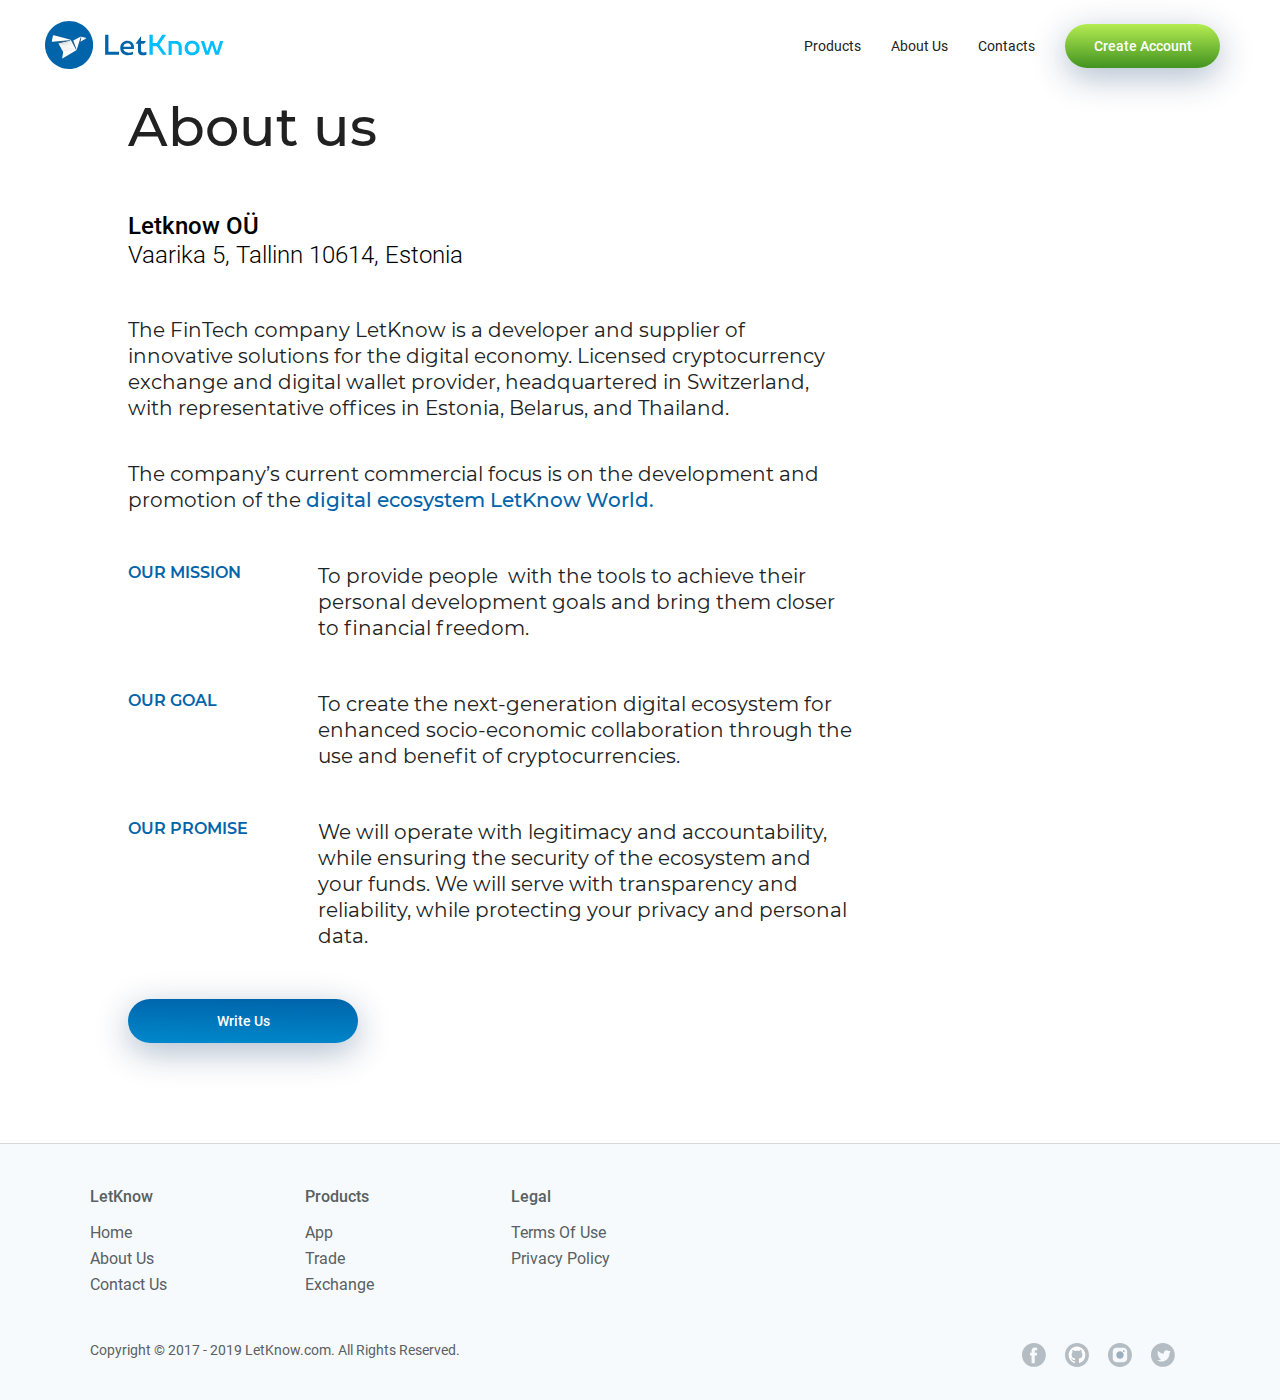
<file: about-page.html>
<!DOCTYPE html>
<html lang="en">
<head>
    <meta charset="UTF-8">
    <meta charset="utf-8">
    <meta http-equiv="X-UA-Compatible" content="IE=edge">
    <meta name="theme-color" content="#d24a43"/>
    <meta name="viewport" content="minimal-ui, user-scalable=no, width=device-width, initial-scale=1">
    <meta name="mobile-web-app-capable" content="yes">
    <meta name="apple-mobile-web-app-capable" content="yes">
    <title>Lkn</title>
    <link rel="stylesheet" href="style/jquery-ui.min.css">
    <link rel="stylesheet" href="style/common/common.css">

</head>
<body>

<div class="menu-mobile">
    <div class="header-block-menu">
        <div class="logo-mob">
            <a href="#">
                <img src="img/logo2.svg" alt="">
            </a>
        </div>

        <div class="close-btn">
            <svg width="13" height="13" viewBox="0 0 13 13" fill="none" xmlns="http://www.w3.org/2000/svg">
                <g clip-path="url(#clip0)">
                    <path fill-rule="evenodd" clip-rule="evenodd"
                          d="M11.857 2.2962L11.853 2.3002L8.04201 6.0752L11.729 9.7972C12.264 10.3372 12.262 11.2082 11.725 11.7452C11.187 12.2832 10.32 12.2812 9.78501 11.7402L6.09101 8.0082L2.29001 11.7742C1.79001 12.2692 0.950007 12.2322 0.410007 11.6932C-0.125993 11.1562 -0.160993 10.3202 0.333007 9.8262L0.337007 9.8222L4.15101 6.0482L0.461007 2.3202C-0.0719932 1.7812 -0.0699932 0.912204 0.466007 0.377203C1.00201 -0.159797 1.86701 -0.156796 2.40001 0.381204L6.10201 4.1172L9.90501 0.352203C10.404 -0.140797 11.241 -0.103797 11.78 0.434203C12.315 0.970203 12.35 1.8032 11.857 2.2962Z"
                          fill="#0064AA"/>
                </g>
                <defs>
                    <clipPath id="clip0">
                        <rect width="12.219" height="12.156" fill="white"/>
                    </clipPath>
                </defs>
            </svg>

        </div>
    </div>

    <div class="center-block">
        <div class="item1 item">
            <p class="header">Our Platforms</p>
            <a href="#">App</a>
            <a href="#">Trade</a>
            <a href="#">Exchange</a>
        </div>
        <div class="item2 item">
            <p class="header">Company</p>
            <a href="#">Contacts</a>
            <a href="#">About Us</a>
            <a href="#">Terms Of Use</a>
            <a href="#">Privacy Policy</a>
        </div>
    </div>

    <div class="footer">
        <div class="line1">
            <a href="#" class="social-links">
                <svg width="37" height="37" viewBox="0 0 24 24" fill="none" xmlns="http://www.w3.org/2000/svg">
                    <g clip-path="url(#r2)">
                        <path d="M11.97 23.94C18.5808 23.94 23.94 18.5808 23.94 11.97C23.94 5.35915 18.5808 0 11.97 0C5.35915 0 0 5.35915 0 11.97C0 18.5808 5.35915 23.94 11.97 23.94Z"
                              fill="#B3BDC3"/>
                        <path fill-rule="evenodd" clip-rule="evenodd"
                              d="M11.999 3.6001C7.36098 3.6001 3.59998 7.3601 3.59998 12.0001C3.59998 15.7111 6.00598 18.8591 9.34498 19.9701C9.76498 20.0471 9.91798 19.7881 9.91798 19.5651C9.91798 19.3661 9.91098 18.8371 9.90698 18.1371C7.56998 18.6441 7.07698 17.0111 7.07698 17.0111C6.69498 16.0401 6.14498 15.7821 6.14498 15.7821C5.38198 15.2611 6.20198 15.2711 6.20198 15.2711C7.04498 15.3311 7.48898 16.1371 7.48898 16.1371C8.23798 17.4201 9.45398 17.0501 9.93398 16.8351C10.01 16.2921 10.226 15.9221 10.467 15.7121C8.60198 15.5001 6.63998 14.7791 6.63998 11.5601C6.63998 10.6441 6.96798 9.8941 7.50498 9.3061C7.41898 9.0941 7.12998 8.2401 7.58698 7.0831C7.58698 7.0831 8.29298 6.8581 9.89798 7.9451C10.567 7.7581 11.286 7.6651 12 7.6621C12.713 7.6651 13.432 7.7581 14.103 7.9451C15.707 6.8581 16.411 7.0831 16.411 7.0831C16.869 8.2401 16.581 9.0941 16.494 9.3061C17.033 9.8941 17.358 10.6441 17.358 11.5601C17.358 14.7881 15.394 15.4971 13.522 15.7051C13.824 15.9651 14.093 16.4771 14.093 17.2611C14.093 18.3841 14.083 19.2901 14.083 19.5651C14.083 19.7901 14.234 20.0511 14.66 19.9691C17.995 18.8561 20.4 15.7101 20.4 12.0001C20.4 7.3601 16.639 3.6001 11.999 3.6001Z"
                              fill="white"/>
                    </g>
                    <defs>
                        <clipPath id="r2">
                            <rect width="23.94" height="23.94" fill="white"/>
                        </clipPath>
                    </defs>
                </svg>

            </a>
            <a href="#" class="social-links">
                <svg width="37" height="37" viewBox="0 0 24 24" fill="none" xmlns="http://www.w3.org/2000/svg">
                    <g clip-path="url(#r3)">
                        <path d="M11.95 14.1399C13.1319 14.1399 14.09 13.1818 14.09 11.9999C14.09 10.818 13.1319 9.85986 11.95 9.85986C10.7681 9.85986 9.81 10.818 9.81 11.9999C9.81 13.1818 10.7681 14.1399 11.95 14.1399Z"
                              fill="#B3BDC3"/>
                        <path d="M11.97 15.7198C14.0245 15.7198 15.69 14.0543 15.69 11.9998C15.69 9.94529 14.0245 8.27979 11.97 8.27979C9.9155 8.27979 8.25 9.94529 8.25 11.9998C8.25 14.0543 9.9155 15.7198 11.97 15.7198Z"
                              fill="#9DAFBD"/>
                        <path d="M15.8 9.07492C16.2915 9.07492 16.69 8.67646 16.69 8.18492C16.69 7.69339 16.2915 7.29492 15.8 7.29492C15.3084 7.29492 14.91 7.69339 14.91 8.18492C14.91 8.67646 15.3084 9.07492 15.8 9.07492Z"
                              fill="#9DAFBD"/>
                        <path fill-rule="evenodd" clip-rule="evenodd"
                              d="M11.968 23.935C5.358 23.935 0 18.577 0 11.967C0 5.358 5.358 0 11.968 0C18.577 0 23.935 5.358 23.935 11.967C23.935 18.577 18.577 23.935 11.968 23.935ZM19.167 8.433C19.167 6.43 17.537 4.801 15.534 4.801H8.4C6.398 4.801 4.769 6.43 4.769 8.433V15.567C4.769 17.57 6.398 19.199 8.4 19.199H15.534C17.537 19.199 19.167 17.57 19.167 15.567V8.433Z"
                              fill="#B3BDC3"/>
                    </g>
                    <defs>
                        <clipPath id="r3">
                            <rect width="23.94" height="23.94" fill="white"/>
                        </clipPath>
                    </defs>
                </svg>

            </a>
            <a href="#" class="social-links">
                <svg width="37" height="37" viewBox="0 0 24 24" fill="none" xmlns="http://www.w3.org/2000/svg">
                    <g clip-path="url(#r5)">
                        <path fill-rule="evenodd" clip-rule="evenodd"
                              d="M11.914 23.829C5.334 23.829 0 18.495 0 11.914C0 5.334 5.334 0 11.914 0C18.495 0 23.829 5.334 23.829 11.914C23.829 18.495 18.495 23.829 11.914 23.829ZM19.498 7.408C18.948 7.734 18.338 7.971 17.689 8.099C17.17 7.546 16.429 7.2 15.61 7.2C14.037 7.2 12.762 8.475 12.762 10.048C12.762 10.271 12.787 10.488 12.836 10.697C10.469 10.578 8.371 9.444 6.966 7.721C6.721 8.141 6.58 8.631 6.58 9.153C6.58 10.141 7.083 11.013 7.847 11.523C7.381 11.508 6.941 11.381 6.557 11.166C6.557 11.178 6.557 11.191 6.557 11.203C6.557 12.582 7.539 13.734 8.842 13.995C8.603 14.061 8.351 14.095 8.092 14.095C7.908 14.095 7.73 14.077 7.556 14.044C7.918 15.176 8.97 15.999 10.216 16.022C9.241 16.786 8.014 17.241 6.679 17.241C6.45 17.241 6.222 17.228 6 17.201C7.26 18.009 8.757 18.481 10.365 18.481C15.603 18.481 18.468 14.141 18.468 10.378C18.468 10.254 18.465 10.131 18.46 10.009C19.017 9.608 19.499 9.107 19.881 8.535C19.371 8.762 18.821 8.915 18.245 8.983C18.833 8.631 19.285 8.073 19.498 7.408Z"
                              fill="#B3BDC3"/>
                    </g>
                    <defs>
                        <clipPath id="r5">
                            <rect width="23.84" height="23.84" fill="white"/>
                        </clipPath>
                    </defs>
                </svg>


            </a>
            <a href="#" class="social-links">
                <svg width="37" height="37" viewBox="0 0 24 24" fill="none" xmlns="http://www.w3.org/2000/svg">
                    <g clip-path="url(#r1)">
                        <path fill-rule="evenodd" clip-rule="evenodd"
                              d="M11.914 23.829C5.334 23.829 0 18.495 0 11.914C0 5.334 5.334 0 11.914 0C18.495 0 23.829 5.334 23.829 11.914C23.829 18.495 18.495 23.829 11.914 23.829ZM15.198 4.632L12.812 4.622C10.164 4.622 9.563 6.605 9.563 7.872V9.644H8.031V12.381H9.563V20.17H12.784V12.381H14.91L15.191 9.646H12.784V8.035C12.784 7.431 13.183 7.289 13.467 7.289H15.198V4.632Z"
                              fill="#B3BDC3"/>
                    </g>
                    <defs>
                        <clipPath id="r1">
                            <rect width="23.84" height="23.84" fill="white"/>
                        </clipPath>
                    </defs>
                </svg>

            </a>

        </div>

        <p class="copy">
            Copyright © 2017 - 2019 LetKnow.com. All Rights Reserved.
        </p>
    </div>

</div>

<div class="main-wrapper about-page">

    <div class="to-top-btn">
        <svg width="16" height="16" viewBox="0 0 16 16" fill="none" xmlns="http://www.w3.org/2000/svg">
            <path fill-rule="evenodd" clip-rule="evenodd"
                  d="M9.173 4.287L14.343 9.227L16 7.645L8 0L0 7.645L1.657 9.227L6.827 4.287V15.999H9.173V4.287Z"
                  fill="#0064AA"/>
        </svg>

    </div>

    <div class="logo-mob">
        <a href="#">
            <img src="img/logo.svg" alt="">
        </a>
    </div>

    <div class="mobile-menu_btn">
        <svg width="4" height="24" viewBox="0 0 4 24" fill="none" xmlns="http://www.w3.org/2000/svg">
            <path fill-rule="evenodd" clip-rule="evenodd"
                  d="M2 13.6C0.895 13.6 0 12.704 0 11.6C0 10.496 0.895 9.6 2 9.6C3.105 9.6 4 10.496 4 11.6C4 12.704 3.105 13.6 2 13.6ZM2 4C0.895 4 0 3.104 0 2C0 0.896 0.895 0 2 0C3.105 0 4 0.896 4 2C4 3.104 3.105 4 2 4ZM2 20C3.105 20 4 20.896 4 22C4 23.104 3.105 24 2 24C0.895 24 0 23.104 0 22C0 20.896 0.895 20 2 20Z"
                  fill="#0064AA"/>
        </svg>

    </div>

    <div class="static header-wrapper">
        <div class="content-wrapper">

            <div class="logo-wrapper">
                <a href="#">
                    <img src="img/logo.svg" alt="">
                </a>
            </div>

            <div class="right-links">
                <p class="item"><a href="#">Products</a></p>
                <p class="item"><a href="#">About Us</a></p>
                <p class="item"><a href="#">Contacts</a></p>

                <a href="#" style="text-decoration: none; height: min-content">
                    <div class="create-btn item">
                        <p>Create Account</p>
                    </div>
                </a>

            </div>
        </div>


    </div>

    <div class="about-section1">
        <h1 class="h1-title">About us</h1>
    </div>

    <div class="about-section2">

        <p class="h2-title">Letknow OÜ</p>
        <p class="h3-title">Vaarika 5, Tallinn 10614, Estonia</p>

        <p class="reg-text1">The FinTech company LetKnow is a developer and supplier of innovative solutions for the
            digital economy. Licensed cryptocurrency exchange and digital wallet provider, headquartered in Switzerland,
            with representative offices in Estonia, Belarus, and Thailand.
        </p>
        <p class="reg-text2">The company’s current commercial focus is on the development and promotion of the <a
                href="#">digital ecosystem LetKnow World.</a>
        </p>


        <div class="double-wrapper">
            <span>Our mission</span>
            <p>To provide people  with the tools to achieve their personal development goals and bring them closer to financial freedom.
            </p>
        </div>

        <div class="double-wrapper">
            <span>Our Goal</span>
            <p>To create the next-generation digital ecosystem for enhanced socio-economic collaboration through the use and benefit of cryptocurrencies.</p>
        </div>

        <div class="double-wrapper">
            <span>Our Promise</span>
            <p>We will operate with legitimacy and accountability, while ensuring the security of the ecosystem and your funds. We will serve with transparency and reliability, while protecting your privacy and personal data.</p>
        </div>

        <div class="contact-btn">
            <p>Write Us</p>
        </div>

    </div>

    <div class="footer">
        <div class="content-wrapper">
            <div class="top">
                <div class="left">
                    <div class="col1 col">
                        <p class="header-text">LetKnow</p>
                        <a class="reg-text">Home</a>
                        <a class="reg-text">About Us</a>
                        <a class="reg-text">Contact Us</a>
                    </div>
                    <div class="col2 col">
                        <p class="header-text">Products</p>
                        <a class="reg-text">App</a>
                        <a class="reg-text">Trade</a>
                        <a class="reg-text">Exchange</a>
                    </div>
                    <div class="col3 col">
                        <a class="header-text">Legal</a>
                        <a class="reg-text">Terms Of Use</a>
                        <a class="reg-text">Privacy Policy</a>
                    </div>

                </div>

                <div class="right">
                    <a href="#" class="social-links">
                        <svg width="37" height="37" viewBox="0 0 24 24" fill="none" xmlns="http://www.w3.org/2000/svg">
                            <g clip-path="url(#r1)">
                                <path fill-rule="evenodd" clip-rule="evenodd"
                                      d="M11.914 23.829C5.334 23.829 0 18.495 0 11.914C0 5.334 5.334 0 11.914 0C18.495 0 23.829 5.334 23.829 11.914C23.829 18.495 18.495 23.829 11.914 23.829ZM15.198 4.632L12.812 4.622C10.164 4.622 9.563 6.605 9.563 7.872V9.644H8.031V12.381H9.563V20.17H12.784V12.381H14.91L15.191 9.646H12.784V8.035C12.784 7.431 13.183 7.289 13.467 7.289H15.198V4.632Z"
                                      fill="#B3BDC3"/>
                            </g>
                            <defs>
                                <clipPath id="r1">
                                    <rect width="23.84" height="23.84" fill="white"/>
                                </clipPath>
                            </defs>
                        </svg>

                    </a>
                    <a href="#" class="social-links">
                        <svg width="37" height="37" viewBox="0 0 24 24" fill="none" xmlns="http://www.w3.org/2000/svg">
                            <g clip-path="url(#r2)">
                                <path d="M11.97 23.94C18.5808 23.94 23.94 18.5808 23.94 11.97C23.94 5.35915 18.5808 0 11.97 0C5.35915 0 0 5.35915 0 11.97C0 18.5808 5.35915 23.94 11.97 23.94Z"
                                      fill="#B3BDC3"/>
                                <path fill-rule="evenodd" clip-rule="evenodd"
                                      d="M11.999 3.6001C7.36098 3.6001 3.59998 7.3601 3.59998 12.0001C3.59998 15.7111 6.00598 18.8591 9.34498 19.9701C9.76498 20.0471 9.91798 19.7881 9.91798 19.5651C9.91798 19.3661 9.91098 18.8371 9.90698 18.1371C7.56998 18.6441 7.07698 17.0111 7.07698 17.0111C6.69498 16.0401 6.14498 15.7821 6.14498 15.7821C5.38198 15.2611 6.20198 15.2711 6.20198 15.2711C7.04498 15.3311 7.48898 16.1371 7.48898 16.1371C8.23798 17.4201 9.45398 17.0501 9.93398 16.8351C10.01 16.2921 10.226 15.9221 10.467 15.7121C8.60198 15.5001 6.63998 14.7791 6.63998 11.5601C6.63998 10.6441 6.96798 9.8941 7.50498 9.3061C7.41898 9.0941 7.12998 8.2401 7.58698 7.0831C7.58698 7.0831 8.29298 6.8581 9.89798 7.9451C10.567 7.7581 11.286 7.6651 12 7.6621C12.713 7.6651 13.432 7.7581 14.103 7.9451C15.707 6.8581 16.411 7.0831 16.411 7.0831C16.869 8.2401 16.581 9.0941 16.494 9.3061C17.033 9.8941 17.358 10.6441 17.358 11.5601C17.358 14.7881 15.394 15.4971 13.522 15.7051C13.824 15.9651 14.093 16.4771 14.093 17.2611C14.093 18.3841 14.083 19.2901 14.083 19.5651C14.083 19.7901 14.234 20.0511 14.66 19.9691C17.995 18.8561 20.4 15.7101 20.4 12.0001C20.4 7.3601 16.639 3.6001 11.999 3.6001Z"
                                      fill="white"/>
                            </g>
                            <defs>
                                <clipPath id="r2">
                                    <rect width="23.94" height="23.94" fill="white"/>
                                </clipPath>
                            </defs>
                        </svg>

                    </a>
                    <a href="#" class="social-links">
                        <svg width="37" height="37" viewBox="0 0 24 24" fill="none" xmlns="http://www.w3.org/2000/svg">
                            <g clip-path="url(#r3)">
                                <path d="M11.95 14.1399C13.1319 14.1399 14.09 13.1818 14.09 11.9999C14.09 10.818 13.1319 9.85986 11.95 9.85986C10.7681 9.85986 9.81 10.818 9.81 11.9999C9.81 13.1818 10.7681 14.1399 11.95 14.1399Z"
                                      fill="#B3BDC3"/>
                                <path d="M11.97 15.7198C14.0245 15.7198 15.69 14.0543 15.69 11.9998C15.69 9.94529 14.0245 8.27979 11.97 8.27979C9.9155 8.27979 8.25 9.94529 8.25 11.9998C8.25 14.0543 9.9155 15.7198 11.97 15.7198Z"
                                      fill="#9DAFBD"/>
                                <path d="M15.8 9.07492C16.2915 9.07492 16.69 8.67646 16.69 8.18492C16.69 7.69339 16.2915 7.29492 15.8 7.29492C15.3084 7.29492 14.91 7.69339 14.91 8.18492C14.91 8.67646 15.3084 9.07492 15.8 9.07492Z"
                                      fill="#9DAFBD"/>
                                <path fill-rule="evenodd" clip-rule="evenodd"
                                      d="M11.968 23.935C5.358 23.935 0 18.577 0 11.967C0 5.358 5.358 0 11.968 0C18.577 0 23.935 5.358 23.935 11.967C23.935 18.577 18.577 23.935 11.968 23.935ZM19.167 8.433C19.167 6.43 17.537 4.801 15.534 4.801H8.4C6.398 4.801 4.769 6.43 4.769 8.433V15.567C4.769 17.57 6.398 19.199 8.4 19.199H15.534C17.537 19.199 19.167 17.57 19.167 15.567V8.433Z"
                                      fill="#B3BDC3"/>
                            </g>
                            <defs>
                                <clipPath id="r3">
                                    <rect width="23.94" height="23.94" fill="white"/>
                                </clipPath>
                            </defs>
                        </svg>

                    </a>
                    <a href="#" class="social-links">
                        <svg width="37" height="37" viewBox="0 0 24 24" fill="none" xmlns="http://www.w3.org/2000/svg">
                            <g clip-path="url(#r5)">
                                <path fill-rule="evenodd" clip-rule="evenodd"
                                      d="M11.914 23.829C5.334 23.829 0 18.495 0 11.914C0 5.334 5.334 0 11.914 0C18.495 0 23.829 5.334 23.829 11.914C23.829 18.495 18.495 23.829 11.914 23.829ZM19.498 7.408C18.948 7.734 18.338 7.971 17.689 8.099C17.17 7.546 16.429 7.2 15.61 7.2C14.037 7.2 12.762 8.475 12.762 10.048C12.762 10.271 12.787 10.488 12.836 10.697C10.469 10.578 8.371 9.444 6.966 7.721C6.721 8.141 6.58 8.631 6.58 9.153C6.58 10.141 7.083 11.013 7.847 11.523C7.381 11.508 6.941 11.381 6.557 11.166C6.557 11.178 6.557 11.191 6.557 11.203C6.557 12.582 7.539 13.734 8.842 13.995C8.603 14.061 8.351 14.095 8.092 14.095C7.908 14.095 7.73 14.077 7.556 14.044C7.918 15.176 8.97 15.999 10.216 16.022C9.241 16.786 8.014 17.241 6.679 17.241C6.45 17.241 6.222 17.228 6 17.201C7.26 18.009 8.757 18.481 10.365 18.481C15.603 18.481 18.468 14.141 18.468 10.378C18.468 10.254 18.465 10.131 18.46 10.009C19.017 9.608 19.499 9.107 19.881 8.535C19.371 8.762 18.821 8.915 18.245 8.983C18.833 8.631 19.285 8.073 19.498 7.408Z"
                                      fill="#B3BDC3"/>
                            </g>
                            <defs>
                                <clipPath id="r5">
                                    <rect width="23.84" height="23.84" fill="white"/>
                                </clipPath>
                            </defs>
                        </svg>


                    </a>
                </div>
            </div>
            <div class="bottom">
                <div class="left">
                    <p>Copyright © 2017 - 2019 LetKnow.com. All Rights Reserved.</p>
                </div>
                <div class="right">
                    <a href="#" class="social-links">
                        <svg width="24" height="24" viewBox="0 0 24 24" fill="none" xmlns="http://www.w3.org/2000/svg">
                            <g clip-path="url(#r1)">
                                <path fill-rule="evenodd" clip-rule="evenodd"
                                      d="M11.914 23.829C5.334 23.829 0 18.495 0 11.914C0 5.334 5.334 0 11.914 0C18.495 0 23.829 5.334 23.829 11.914C23.829 18.495 18.495 23.829 11.914 23.829ZM15.198 4.632L12.812 4.622C10.164 4.622 9.563 6.605 9.563 7.872V9.644H8.031V12.381H9.563V20.17H12.784V12.381H14.91L15.191 9.646H12.784V8.035C12.784 7.431 13.183 7.289 13.467 7.289H15.198V4.632Z"
                                      fill="#B3BDC3"/>
                            </g>
                            <defs>
                                <clipPath id="r1">
                                    <rect width="23.84" height="23.84" fill="white"/>
                                </clipPath>
                            </defs>
                        </svg>

                    </a>
                    <a href="#" class="social-links">
                        <svg width="24" height="24" viewBox="0 0 24 24" fill="none" xmlns="http://www.w3.org/2000/svg">
                            <g clip-path="url(#r2)">
                                <path d="M11.97 23.94C18.5808 23.94 23.94 18.5808 23.94 11.97C23.94 5.35915 18.5808 0 11.97 0C5.35915 0 0 5.35915 0 11.97C0 18.5808 5.35915 23.94 11.97 23.94Z"
                                      fill="#B3BDC3"/>
                                <path fill-rule="evenodd" clip-rule="evenodd"
                                      d="M11.999 3.6001C7.36098 3.6001 3.59998 7.3601 3.59998 12.0001C3.59998 15.7111 6.00598 18.8591 9.34498 19.9701C9.76498 20.0471 9.91798 19.7881 9.91798 19.5651C9.91798 19.3661 9.91098 18.8371 9.90698 18.1371C7.56998 18.6441 7.07698 17.0111 7.07698 17.0111C6.69498 16.0401 6.14498 15.7821 6.14498 15.7821C5.38198 15.2611 6.20198 15.2711 6.20198 15.2711C7.04498 15.3311 7.48898 16.1371 7.48898 16.1371C8.23798 17.4201 9.45398 17.0501 9.93398 16.8351C10.01 16.2921 10.226 15.9221 10.467 15.7121C8.60198 15.5001 6.63998 14.7791 6.63998 11.5601C6.63998 10.6441 6.96798 9.8941 7.50498 9.3061C7.41898 9.0941 7.12998 8.2401 7.58698 7.0831C7.58698 7.0831 8.29298 6.8581 9.89798 7.9451C10.567 7.7581 11.286 7.6651 12 7.6621C12.713 7.6651 13.432 7.7581 14.103 7.9451C15.707 6.8581 16.411 7.0831 16.411 7.0831C16.869 8.2401 16.581 9.0941 16.494 9.3061C17.033 9.8941 17.358 10.6441 17.358 11.5601C17.358 14.7881 15.394 15.4971 13.522 15.7051C13.824 15.9651 14.093 16.4771 14.093 17.2611C14.093 18.3841 14.083 19.2901 14.083 19.5651C14.083 19.7901 14.234 20.0511 14.66 19.9691C17.995 18.8561 20.4 15.7101 20.4 12.0001C20.4 7.3601 16.639 3.6001 11.999 3.6001Z"
                                      fill="white"/>
                            </g>
                            <defs>
                                <clipPath id="r2">
                                    <rect width="23.94" height="23.94" fill="white"/>
                                </clipPath>
                            </defs>
                        </svg>

                    </a>
                    <a href="#" class="social-links">
                        <svg width="24" height="24" viewBox="0 0 24 24" fill="none" xmlns="http://www.w3.org/2000/svg">
                            <g clip-path="url(#r3)">
                                <path d="M11.95 14.1399C13.1319 14.1399 14.09 13.1818 14.09 11.9999C14.09 10.818 13.1319 9.85986 11.95 9.85986C10.7681 9.85986 9.81 10.818 9.81 11.9999C9.81 13.1818 10.7681 14.1399 11.95 14.1399Z"
                                      fill="#B3BDC3"/>
                                <path d="M11.97 15.7198C14.0245 15.7198 15.69 14.0543 15.69 11.9998C15.69 9.94529 14.0245 8.27979 11.97 8.27979C9.9155 8.27979 8.25 9.94529 8.25 11.9998C8.25 14.0543 9.9155 15.7198 11.97 15.7198Z"
                                      fill="#9DAFBD"/>
                                <path d="M15.8 9.07492C16.2915 9.07492 16.69 8.67646 16.69 8.18492C16.69 7.69339 16.2915 7.29492 15.8 7.29492C15.3084 7.29492 14.91 7.69339 14.91 8.18492C14.91 8.67646 15.3084 9.07492 15.8 9.07492Z"
                                      fill="#9DAFBD"/>
                                <path fill-rule="evenodd" clip-rule="evenodd"
                                      d="M11.968 23.935C5.358 23.935 0 18.577 0 11.967C0 5.358 5.358 0 11.968 0C18.577 0 23.935 5.358 23.935 11.967C23.935 18.577 18.577 23.935 11.968 23.935ZM19.167 8.433C19.167 6.43 17.537 4.801 15.534 4.801H8.4C6.398 4.801 4.769 6.43 4.769 8.433V15.567C4.769 17.57 6.398 19.199 8.4 19.199H15.534C17.537 19.199 19.167 17.57 19.167 15.567V8.433Z"
                                      fill="#B3BDC3"/>
                            </g>
                            <defs>
                                <clipPath id="r3">
                                    <rect width="23.94" height="23.94" fill="white"/>
                                </clipPath>
                            </defs>
                        </svg>

                    </a>
                    <a href="#" class="social-links">
                        <svg width="24" height="24" viewBox="0 0 24 24" fill="none" xmlns="http://www.w3.org/2000/svg">
                            <g clip-path="url(#r5)">
                                <path fill-rule="evenodd" clip-rule="evenodd"
                                      d="M11.914 23.829C5.334 23.829 0 18.495 0 11.914C0 5.334 5.334 0 11.914 0C18.495 0 23.829 5.334 23.829 11.914C23.829 18.495 18.495 23.829 11.914 23.829ZM19.498 7.408C18.948 7.734 18.338 7.971 17.689 8.099C17.17 7.546 16.429 7.2 15.61 7.2C14.037 7.2 12.762 8.475 12.762 10.048C12.762 10.271 12.787 10.488 12.836 10.697C10.469 10.578 8.371 9.444 6.966 7.721C6.721 8.141 6.58 8.631 6.58 9.153C6.58 10.141 7.083 11.013 7.847 11.523C7.381 11.508 6.941 11.381 6.557 11.166C6.557 11.178 6.557 11.191 6.557 11.203C6.557 12.582 7.539 13.734 8.842 13.995C8.603 14.061 8.351 14.095 8.092 14.095C7.908 14.095 7.73 14.077 7.556 14.044C7.918 15.176 8.97 15.999 10.216 16.022C9.241 16.786 8.014 17.241 6.679 17.241C6.45 17.241 6.222 17.228 6 17.201C7.26 18.009 8.757 18.481 10.365 18.481C15.603 18.481 18.468 14.141 18.468 10.378C18.468 10.254 18.465 10.131 18.46 10.009C19.017 9.608 19.499 9.107 19.881 8.535C19.371 8.762 18.821 8.915 18.245 8.983C18.833 8.631 19.285 8.073 19.498 7.408Z"
                                      fill="#B3BDC3"/>
                            </g>
                            <defs>
                                <clipPath id="r5">
                                    <rect width="23.84" height="23.84" fill="white"/>
                                </clipPath>
                            </defs>
                        </svg>


                    </a>
                </div>
            </div>
        </div>
    </div>

</div>

<script src="script/jquery.js"></script>
<script src="script/slick.js"></script>
<script src="script/TweenMax.min.js"></script>
<script src="script/TimelineMax.min.js"></script>
<script src="script/script.js"></script>

</body>
</html>
</file>
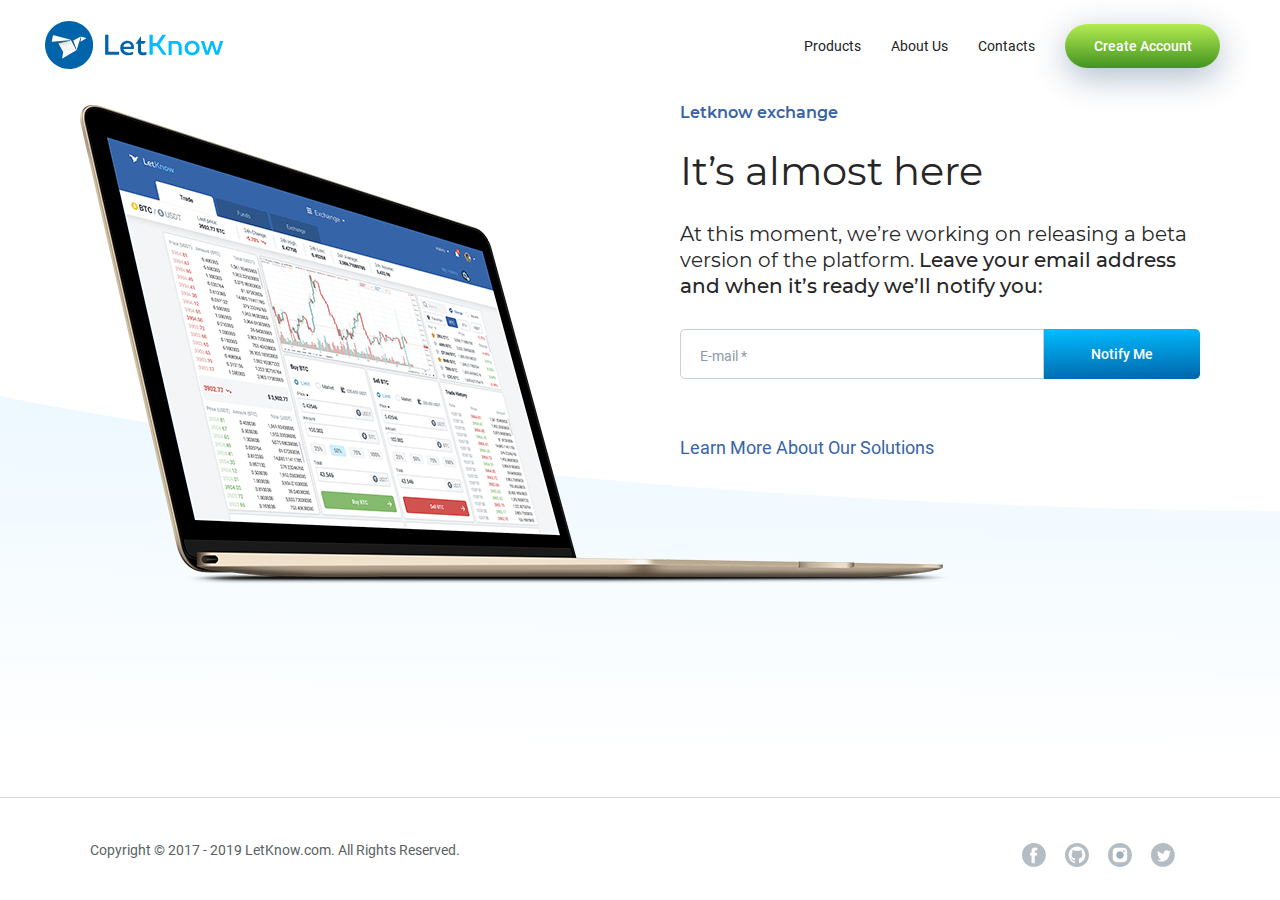
<file: page-exchange.html>
<!DOCTYPE html>
<html lang="en">
<head>
    <meta charset="UTF-8">
    <meta charset="utf-8">
    <meta http-equiv="X-UA-Compatible" content="IE=edge">
    <meta name="theme-color" content="#d24a43"/>
    <meta name="viewport" content="minimal-ui, user-scalable=no, width=device-width, initial-scale=1">
    <meta name="mobile-web-app-capable" content="yes">
    <meta name="apple-mobile-web-app-capable" content="yes">
    <title>Lkn</title>
    <link rel="stylesheet" href="style/jquery-ui.min.css">
    <link rel="stylesheet" href="style/common/common.css">

</head>

<body>

<div class="menu-mobile">
    <div class="header-block-menu">
        <div class="logo-mob">
            <a href="#">
                <img src="img/logo2.svg" alt="">
            </a>
        </div>

        <div class="close-btn">
            <svg width="13" height="13" viewBox="0 0 13 13" fill="none" xmlns="http://www.w3.org/2000/svg">
                <g clip-path="url(#clip0)">
                    <path fill-rule="evenodd" clip-rule="evenodd"
                          d="M11.857 2.2962L11.853 2.3002L8.04201 6.0752L11.729 9.7972C12.264 10.3372 12.262 11.2082 11.725 11.7452C11.187 12.2832 10.32 12.2812 9.78501 11.7402L6.09101 8.0082L2.29001 11.7742C1.79001 12.2692 0.950007 12.2322 0.410007 11.6932C-0.125993 11.1562 -0.160993 10.3202 0.333007 9.8262L0.337007 9.8222L4.15101 6.0482L0.461007 2.3202C-0.0719932 1.7812 -0.0699932 0.912204 0.466007 0.377203C1.00201 -0.159797 1.86701 -0.156796 2.40001 0.381204L6.10201 4.1172L9.90501 0.352203C10.404 -0.140797 11.241 -0.103797 11.78 0.434203C12.315 0.970203 12.35 1.8032 11.857 2.2962Z"
                          fill="#0064AA"/>
                </g>
                <defs>
                    <clipPath id="clip0">
                        <rect width="12.219" height="12.156" fill="white"/>
                    </clipPath>
                </defs>
            </svg>

        </div>
    </div>

    <div class="center-block">
        <div class="item1 item">
            <p class="header">Our Platforms</p>
            <a href="#">App</a>
            <a href="#">Trade</a>
            <a href="#">Exchange</a>
        </div>
        <div class="item2 item">
            <p class="header">Company</p>
            <a href="#">Contacts</a>
            <a href="#">About Us</a>
            <a href="#">Terms Of Use</a>
            <a href="#">Privacy Policy</a>
        </div>
    </div>

    <div class="footer">
        <div class="line1">
            <a href="#" class="social-links">
                <svg width="37" height="37" viewBox="0 0 24 24" fill="none" xmlns="http://www.w3.org/2000/svg">
                    <g clip-path="url(#r2)">
                        <path d="M11.97 23.94C18.5808 23.94 23.94 18.5808 23.94 11.97C23.94 5.35915 18.5808 0 11.97 0C5.35915 0 0 5.35915 0 11.97C0 18.5808 5.35915 23.94 11.97 23.94Z"
                              fill="#B3BDC3"/>
                        <path fill-rule="evenodd" clip-rule="evenodd"
                              d="M11.999 3.6001C7.36098 3.6001 3.59998 7.3601 3.59998 12.0001C3.59998 15.7111 6.00598 18.8591 9.34498 19.9701C9.76498 20.0471 9.91798 19.7881 9.91798 19.5651C9.91798 19.3661 9.91098 18.8371 9.90698 18.1371C7.56998 18.6441 7.07698 17.0111 7.07698 17.0111C6.69498 16.0401 6.14498 15.7821 6.14498 15.7821C5.38198 15.2611 6.20198 15.2711 6.20198 15.2711C7.04498 15.3311 7.48898 16.1371 7.48898 16.1371C8.23798 17.4201 9.45398 17.0501 9.93398 16.8351C10.01 16.2921 10.226 15.9221 10.467 15.7121C8.60198 15.5001 6.63998 14.7791 6.63998 11.5601C6.63998 10.6441 6.96798 9.8941 7.50498 9.3061C7.41898 9.0941 7.12998 8.2401 7.58698 7.0831C7.58698 7.0831 8.29298 6.8581 9.89798 7.9451C10.567 7.7581 11.286 7.6651 12 7.6621C12.713 7.6651 13.432 7.7581 14.103 7.9451C15.707 6.8581 16.411 7.0831 16.411 7.0831C16.869 8.2401 16.581 9.0941 16.494 9.3061C17.033 9.8941 17.358 10.6441 17.358 11.5601C17.358 14.7881 15.394 15.4971 13.522 15.7051C13.824 15.9651 14.093 16.4771 14.093 17.2611C14.093 18.3841 14.083 19.2901 14.083 19.5651C14.083 19.7901 14.234 20.0511 14.66 19.9691C17.995 18.8561 20.4 15.7101 20.4 12.0001C20.4 7.3601 16.639 3.6001 11.999 3.6001Z"
                              fill="white"/>
                    </g>
                    <defs>
                        <clipPath id="r2">
                            <rect width="23.94" height="23.94" fill="white"/>
                        </clipPath>
                    </defs>
                </svg>

            </a>
            <a href="#" class="social-links">
                <svg width="37" height="37" viewBox="0 0 24 24" fill="none" xmlns="http://www.w3.org/2000/svg">
                    <g clip-path="url(#r3)">
                        <path d="M11.95 14.1399C13.1319 14.1399 14.09 13.1818 14.09 11.9999C14.09 10.818 13.1319 9.85986 11.95 9.85986C10.7681 9.85986 9.81 10.818 9.81 11.9999C9.81 13.1818 10.7681 14.1399 11.95 14.1399Z"
                              fill="#B3BDC3"/>
                        <path d="M11.97 15.7198C14.0245 15.7198 15.69 14.0543 15.69 11.9998C15.69 9.94529 14.0245 8.27979 11.97 8.27979C9.9155 8.27979 8.25 9.94529 8.25 11.9998C8.25 14.0543 9.9155 15.7198 11.97 15.7198Z"
                              fill="#9DAFBD"/>
                        <path d="M15.8 9.07492C16.2915 9.07492 16.69 8.67646 16.69 8.18492C16.69 7.69339 16.2915 7.29492 15.8 7.29492C15.3084 7.29492 14.91 7.69339 14.91 8.18492C14.91 8.67646 15.3084 9.07492 15.8 9.07492Z"
                              fill="#9DAFBD"/>
                        <path fill-rule="evenodd" clip-rule="evenodd"
                              d="M11.968 23.935C5.358 23.935 0 18.577 0 11.967C0 5.358 5.358 0 11.968 0C18.577 0 23.935 5.358 23.935 11.967C23.935 18.577 18.577 23.935 11.968 23.935ZM19.167 8.433C19.167 6.43 17.537 4.801 15.534 4.801H8.4C6.398 4.801 4.769 6.43 4.769 8.433V15.567C4.769 17.57 6.398 19.199 8.4 19.199H15.534C17.537 19.199 19.167 17.57 19.167 15.567V8.433Z"
                              fill="#B3BDC3"/>
                    </g>
                    <defs>
                        <clipPath id="r3">
                            <rect width="23.94" height="23.94" fill="white"/>
                        </clipPath>
                    </defs>
                </svg>

            </a>
            <a href="#" class="social-links">
                <svg width="37" height="37" viewBox="0 0 24 24" fill="none" xmlns="http://www.w3.org/2000/svg">
                    <g clip-path="url(#r5)">
                        <path fill-rule="evenodd" clip-rule="evenodd"
                              d="M11.914 23.829C5.334 23.829 0 18.495 0 11.914C0 5.334 5.334 0 11.914 0C18.495 0 23.829 5.334 23.829 11.914C23.829 18.495 18.495 23.829 11.914 23.829ZM19.498 7.408C18.948 7.734 18.338 7.971 17.689 8.099C17.17 7.546 16.429 7.2 15.61 7.2C14.037 7.2 12.762 8.475 12.762 10.048C12.762 10.271 12.787 10.488 12.836 10.697C10.469 10.578 8.371 9.444 6.966 7.721C6.721 8.141 6.58 8.631 6.58 9.153C6.58 10.141 7.083 11.013 7.847 11.523C7.381 11.508 6.941 11.381 6.557 11.166C6.557 11.178 6.557 11.191 6.557 11.203C6.557 12.582 7.539 13.734 8.842 13.995C8.603 14.061 8.351 14.095 8.092 14.095C7.908 14.095 7.73 14.077 7.556 14.044C7.918 15.176 8.97 15.999 10.216 16.022C9.241 16.786 8.014 17.241 6.679 17.241C6.45 17.241 6.222 17.228 6 17.201C7.26 18.009 8.757 18.481 10.365 18.481C15.603 18.481 18.468 14.141 18.468 10.378C18.468 10.254 18.465 10.131 18.46 10.009C19.017 9.608 19.499 9.107 19.881 8.535C19.371 8.762 18.821 8.915 18.245 8.983C18.833 8.631 19.285 8.073 19.498 7.408Z"
                              fill="#B3BDC3"/>
                    </g>
                    <defs>
                        <clipPath id="r5">
                            <rect width="23.84" height="23.84" fill="white"/>
                        </clipPath>
                    </defs>
                </svg>


            </a>
            <a href="#" class="social-links">
                <svg width="37" height="37" viewBox="0 0 24 24" fill="none" xmlns="http://www.w3.org/2000/svg">
                    <g clip-path="url(#r1)">
                        <path fill-rule="evenodd" clip-rule="evenodd"
                              d="M11.914 23.829C5.334 23.829 0 18.495 0 11.914C0 5.334 5.334 0 11.914 0C18.495 0 23.829 5.334 23.829 11.914C23.829 18.495 18.495 23.829 11.914 23.829ZM15.198 4.632L12.812 4.622C10.164 4.622 9.563 6.605 9.563 7.872V9.644H8.031V12.381H9.563V20.17H12.784V12.381H14.91L15.191 9.646H12.784V8.035C12.784 7.431 13.183 7.289 13.467 7.289H15.198V4.632Z"
                              fill="#B3BDC3"/>
                    </g>
                    <defs>
                        <clipPath id="r1">
                            <rect width="23.84" height="23.84" fill="white"/>
                        </clipPath>
                    </defs>
                </svg>

            </a>

        </div>

        <p class="copy">
            Copyright © 2017 - 2019 LetKnow.com. All Rights Reserved.
        </p>
    </div>

</div>

<div class="main-wrapper page-exchange">

    <div class="logo-mob">
        <a href="#">
            <img src="img/logo.svg" alt="">
        </a>
    </div>

    <div class="mobile-menu_btn">
        <svg width="4" height="24" viewBox="0 0 4 24" fill="none" xmlns="http://www.w3.org/2000/svg">
            <path fill-rule="evenodd" clip-rule="evenodd"
                  d="M2 13.6C0.895 13.6 0 12.704 0 11.6C0 10.496 0.895 9.6 2 9.6C3.105 9.6 4 10.496 4 11.6C4 12.704 3.105 13.6 2 13.6ZM2 4C0.895 4 0 3.104 0 2C0 0.896 0.895 0 2 0C3.105 0 4 0.896 4 2C4 3.104 3.105 4 2 4ZM2 20C3.105 20 4 20.896 4 22C4 23.104 3.105 24 2 24C0.895 24 0 23.104 0 22C0 20.896 0.895 20 2 20Z"
                  fill="#0064AA"/>
        </svg>

    </div>

    <div class="static header-wrapper">

        <div class="content-wrapper">

            <div class="logo-wrapper">
                <a href="#">
                    <img src="img/logo.svg" alt="">
                </a>
            </div>

            <div class="right-links">
                <p class="item"><a href="#">Products</a></p>
                <p class="item"><a href="#">About Us</a></p>
                <p class="item"><a href="#">Contacts</a></p>

                <a href="#" style="text-decoration: none; height: min-content">
                    <div class="create-btn item">
                        <p>Create Account</p>
                    </div>
                </a>

            </div>
        </div>

    </div>

    <div class="main-content-wrapper">

        <div class="left">
            <img src="img/notebook-bg.png" alt="">
        </div>

        <div class="right">
            <h2 class="h2-title">Letknow exchange</h2>
            <h1 class="h1-title">It’s almost here</h1>
            <p class="reg-text">At this moment, we’re working on releasing a beta version of the platform. <span>Leave your email address and when it’s ready we’ll notify you:</span>
            </p>
            <div class="input-wrapper">
                <form action="#">

                    <div class="input-item">
                        <input class="email" type="email" required="">
                        <span class="reg-text">E-mail *</span>
                    </div>

                    <button class="submit-btn" type="submit">
                        <p>Notify Me</p>
                    </button>
                </form>
            </div>
            <a class="links" href="#">Learn More About Our Solutions</a>
        </div>


    </div>

    <div class="footer">
        <div class="content-wrapper">
            <div class="bottom">
                <div class="left">
                    <p>Copyright © 2017 - 2019 LetKnow.com. All Rights Reserved.</p>
                </div>
                <div class="right">
                    <a href="#" class="social-links">
                        <svg width="24" height="24" viewBox="0 0 24 24" fill="none" xmlns="http://www.w3.org/2000/svg">
                            <g clip-path="url(#r1)">
                                <path fill-rule="evenodd" clip-rule="evenodd"
                                      d="M11.914 23.829C5.334 23.829 0 18.495 0 11.914C0 5.334 5.334 0 11.914 0C18.495 0 23.829 5.334 23.829 11.914C23.829 18.495 18.495 23.829 11.914 23.829ZM15.198 4.632L12.812 4.622C10.164 4.622 9.563 6.605 9.563 7.872V9.644H8.031V12.381H9.563V20.17H12.784V12.381H14.91L15.191 9.646H12.784V8.035C12.784 7.431 13.183 7.289 13.467 7.289H15.198V4.632Z"
                                      fill="#B3BDC3"/>
                            </g>
                            <defs>
                                <clipPath id="r1">
                                    <rect width="23.84" height="23.84" fill="white"/>
                                </clipPath>
                            </defs>
                        </svg>

                    </a>
                    <a href="#" class="social-links">
                        <svg width="24" height="24" viewBox="0 0 24 24" fill="none" xmlns="http://www.w3.org/2000/svg">
                            <g clip-path="url(#r2)">
                                <path d="M11.97 23.94C18.5808 23.94 23.94 18.5808 23.94 11.97C23.94 5.35915 18.5808 0 11.97 0C5.35915 0 0 5.35915 0 11.97C0 18.5808 5.35915 23.94 11.97 23.94Z"
                                      fill="#B3BDC3"/>
                                <path fill-rule="evenodd" clip-rule="evenodd"
                                      d="M11.999 3.6001C7.36098 3.6001 3.59998 7.3601 3.59998 12.0001C3.59998 15.7111 6.00598 18.8591 9.34498 19.9701C9.76498 20.0471 9.91798 19.7881 9.91798 19.5651C9.91798 19.3661 9.91098 18.8371 9.90698 18.1371C7.56998 18.6441 7.07698 17.0111 7.07698 17.0111C6.69498 16.0401 6.14498 15.7821 6.14498 15.7821C5.38198 15.2611 6.20198 15.2711 6.20198 15.2711C7.04498 15.3311 7.48898 16.1371 7.48898 16.1371C8.23798 17.4201 9.45398 17.0501 9.93398 16.8351C10.01 16.2921 10.226 15.9221 10.467 15.7121C8.60198 15.5001 6.63998 14.7791 6.63998 11.5601C6.63998 10.6441 6.96798 9.8941 7.50498 9.3061C7.41898 9.0941 7.12998 8.2401 7.58698 7.0831C7.58698 7.0831 8.29298 6.8581 9.89798 7.9451C10.567 7.7581 11.286 7.6651 12 7.6621C12.713 7.6651 13.432 7.7581 14.103 7.9451C15.707 6.8581 16.411 7.0831 16.411 7.0831C16.869 8.2401 16.581 9.0941 16.494 9.3061C17.033 9.8941 17.358 10.6441 17.358 11.5601C17.358 14.7881 15.394 15.4971 13.522 15.7051C13.824 15.9651 14.093 16.4771 14.093 17.2611C14.093 18.3841 14.083 19.2901 14.083 19.5651C14.083 19.7901 14.234 20.0511 14.66 19.9691C17.995 18.8561 20.4 15.7101 20.4 12.0001C20.4 7.3601 16.639 3.6001 11.999 3.6001Z"
                                      fill="white"/>
                            </g>
                            <defs>
                                <clipPath id="r2">
                                    <rect width="23.94" height="23.94" fill="white"/>
                                </clipPath>
                            </defs>
                        </svg>

                    </a>
                    <a href="#" class="social-links">
                        <svg width="24" height="24" viewBox="0 0 24 24" fill="none" xmlns="http://www.w3.org/2000/svg">
                            <g clip-path="url(#r3)">
                                <path d="M11.95 14.1399C13.1319 14.1399 14.09 13.1818 14.09 11.9999C14.09 10.818 13.1319 9.85986 11.95 9.85986C10.7681 9.85986 9.81 10.818 9.81 11.9999C9.81 13.1818 10.7681 14.1399 11.95 14.1399Z"
                                      fill="#B3BDC3"/>
                                <path d="M11.97 15.7198C14.0245 15.7198 15.69 14.0543 15.69 11.9998C15.69 9.94529 14.0245 8.27979 11.97 8.27979C9.9155 8.27979 8.25 9.94529 8.25 11.9998C8.25 14.0543 9.9155 15.7198 11.97 15.7198Z"
                                      fill="#9DAFBD"/>
                                <path d="M15.8 9.07492C16.2915 9.07492 16.69 8.67646 16.69 8.18492C16.69 7.69339 16.2915 7.29492 15.8 7.29492C15.3084 7.29492 14.91 7.69339 14.91 8.18492C14.91 8.67646 15.3084 9.07492 15.8 9.07492Z"
                                      fill="#9DAFBD"/>
                                <path fill-rule="evenodd" clip-rule="evenodd"
                                      d="M11.968 23.935C5.358 23.935 0 18.577 0 11.967C0 5.358 5.358 0 11.968 0C18.577 0 23.935 5.358 23.935 11.967C23.935 18.577 18.577 23.935 11.968 23.935ZM19.167 8.433C19.167 6.43 17.537 4.801 15.534 4.801H8.4C6.398 4.801 4.769 6.43 4.769 8.433V15.567C4.769 17.57 6.398 19.199 8.4 19.199H15.534C17.537 19.199 19.167 17.57 19.167 15.567V8.433Z"
                                      fill="#B3BDC3"/>
                            </g>
                            <defs>
                                <clipPath id="r3">
                                    <rect width="23.94" height="23.94" fill="white"/>
                                </clipPath>
                            </defs>
                        </svg>

                    </a>
                    <a href="#" class="social-links">
                        <svg width="24" height="24" viewBox="0 0 24 24" fill="none" xmlns="http://www.w3.org/2000/svg">
                            <g clip-path="url(#r5)">
                                <path fill-rule="evenodd" clip-rule="evenodd"
                                      d="M11.914 23.829C5.334 23.829 0 18.495 0 11.914C0 5.334 5.334 0 11.914 0C18.495 0 23.829 5.334 23.829 11.914C23.829 18.495 18.495 23.829 11.914 23.829ZM19.498 7.408C18.948 7.734 18.338 7.971 17.689 8.099C17.17 7.546 16.429 7.2 15.61 7.2C14.037 7.2 12.762 8.475 12.762 10.048C12.762 10.271 12.787 10.488 12.836 10.697C10.469 10.578 8.371 9.444 6.966 7.721C6.721 8.141 6.58 8.631 6.58 9.153C6.58 10.141 7.083 11.013 7.847 11.523C7.381 11.508 6.941 11.381 6.557 11.166C6.557 11.178 6.557 11.191 6.557 11.203C6.557 12.582 7.539 13.734 8.842 13.995C8.603 14.061 8.351 14.095 8.092 14.095C7.908 14.095 7.73 14.077 7.556 14.044C7.918 15.176 8.97 15.999 10.216 16.022C9.241 16.786 8.014 17.241 6.679 17.241C6.45 17.241 6.222 17.228 6 17.201C7.26 18.009 8.757 18.481 10.365 18.481C15.603 18.481 18.468 14.141 18.468 10.378C18.468 10.254 18.465 10.131 18.46 10.009C19.017 9.608 19.499 9.107 19.881 8.535C19.371 8.762 18.821 8.915 18.245 8.983C18.833 8.631 19.285 8.073 19.498 7.408Z"
                                      fill="#B3BDC3"/>
                            </g>
                            <defs>
                                <clipPath id="r5">
                                    <rect width="23.84" height="23.84" fill="white"/>
                                </clipPath>
                            </defs>
                        </svg>


                    </a>
                </div>
            </div>
        </div>
    </div>

</div>

<script src="script/jquery.js"></script>
<script src="script/slick.js"></script>
<script src="script/TweenMax.min.js"></script>
<script src="script/TimelineMax.min.js"></script>
<script src="script/script.js"></script>

</body>

</html>
</file>
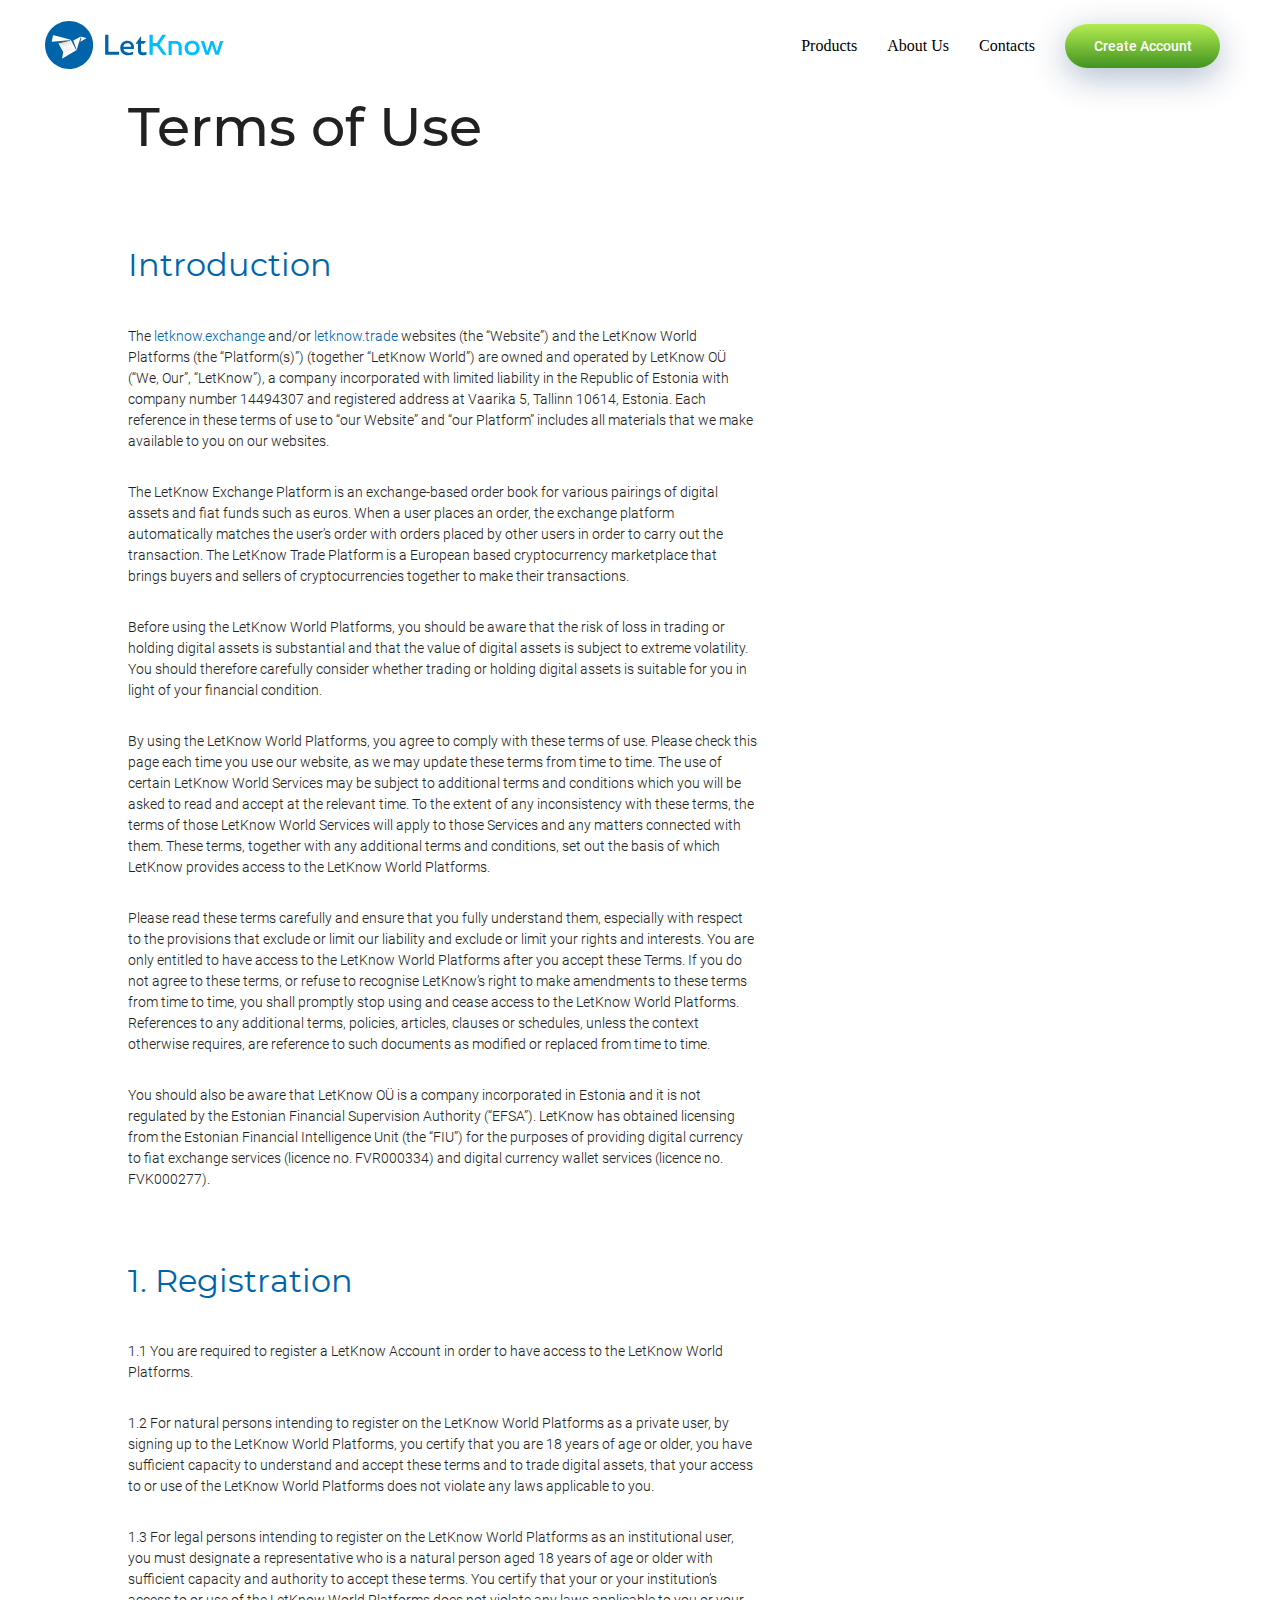
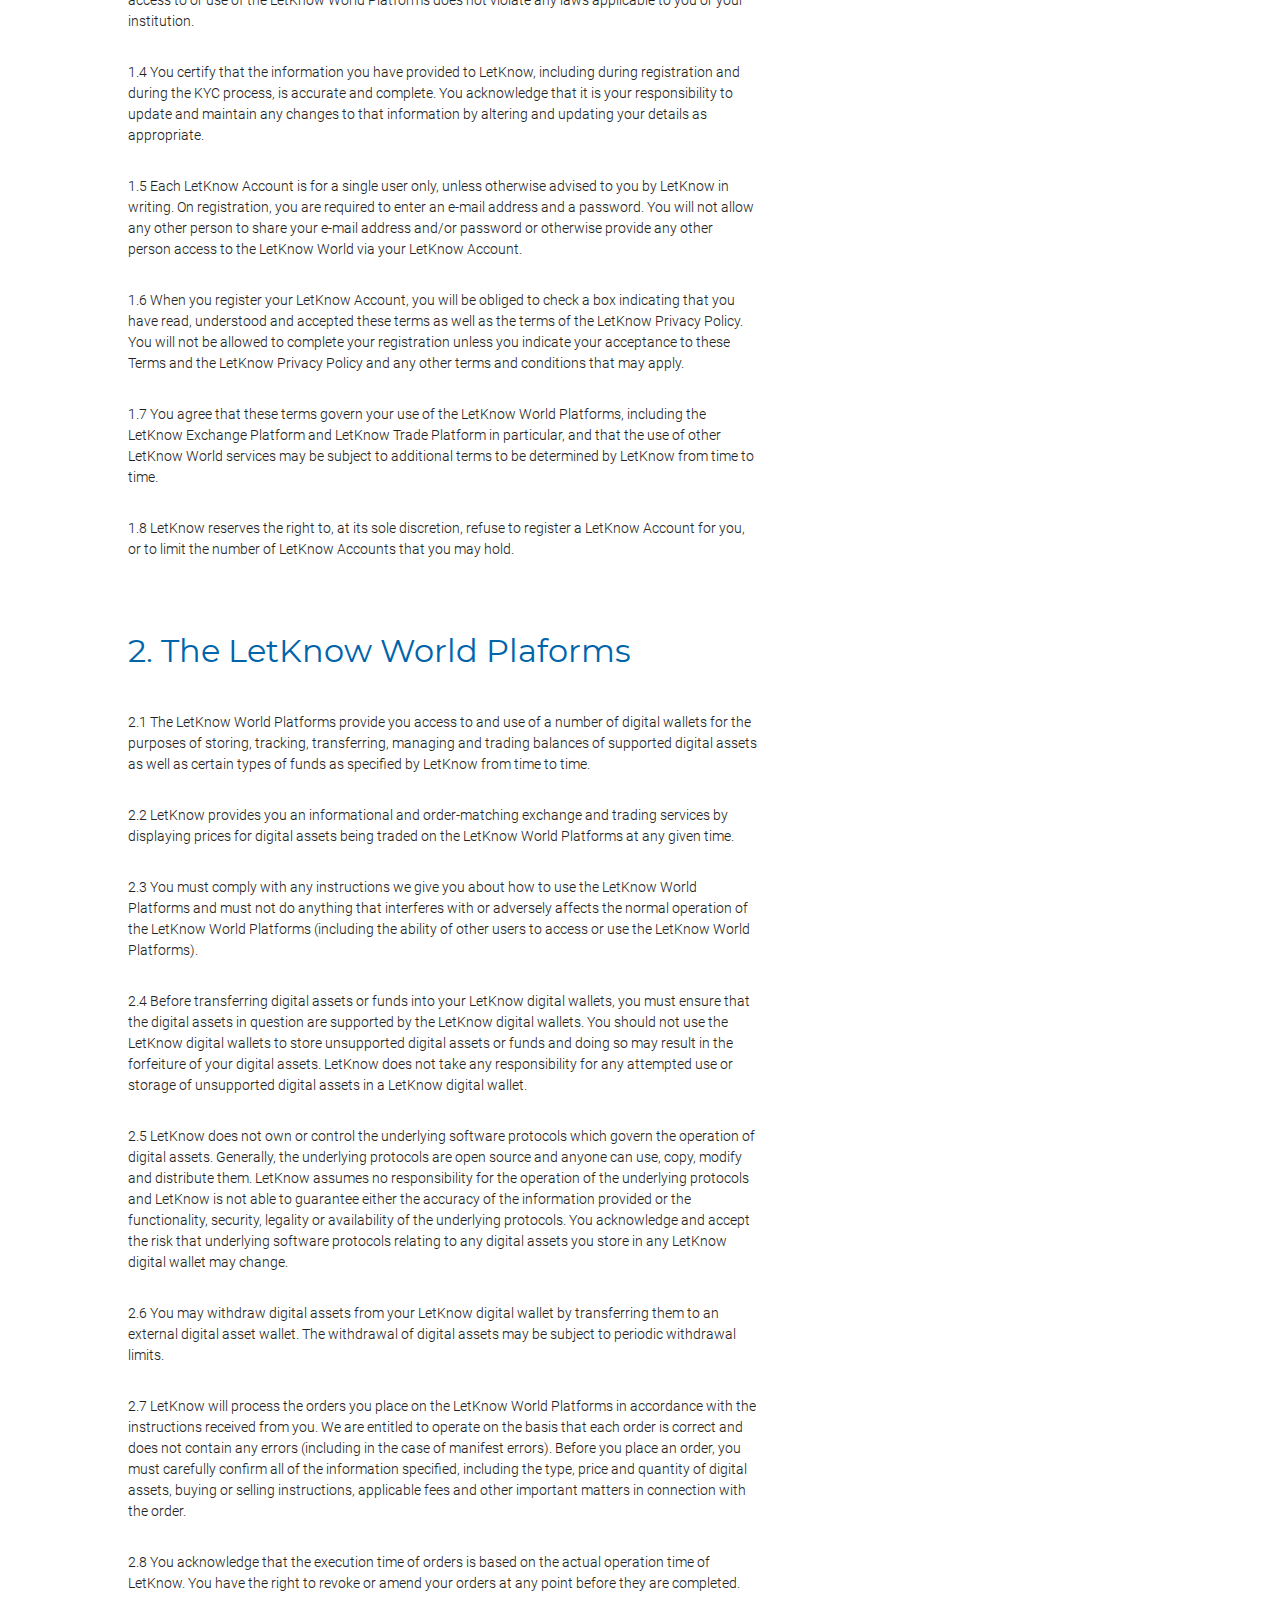
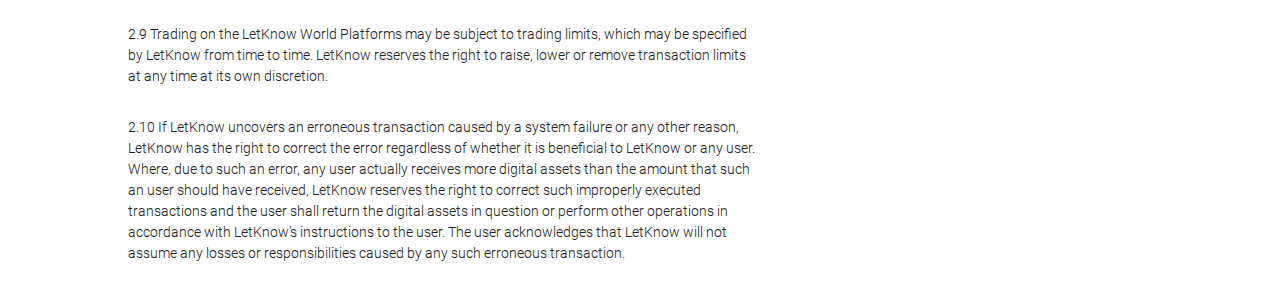
<file: page2.html>
<!DOCTYPE html>
<html lang="en">
<head>
    <meta charset="UTF-8">
    <meta charset="utf-8">
    <meta http-equiv="X-UA-Compatible" content="IE=edge">
    <meta name="theme-color" content="#d24a43"/>
    <meta name="viewport" content="minimal-ui, user-scalable=no, width=device-width, initial-scale=1">
    <meta name="mobile-web-app-capable" content="yes">
    <meta name="apple-mobile-web-app-capable" content="yes">
    <title>Lkn</title>
    <link rel="stylesheet" href="style/jquery-ui.min.css">
    <link rel="stylesheet" href="style/common/common.css">

</head>
<body>


<div class="menu-mobile">
    <div class="header-block-menu">
        <div class="logo-mob">
            <a href="#">
                <img src="img/logo2.svg" alt="">
            </a>
        </div>

        <div class="close-btn">
            <svg width="13" height="13" viewBox="0 0 13 13" fill="none" xmlns="http://www.w3.org/2000/svg">
                <g clip-path="url(#clip0)">
                    <path fill-rule="evenodd" clip-rule="evenodd"
                          d="M11.857 2.2962L11.853 2.3002L8.04201 6.0752L11.729 9.7972C12.264 10.3372 12.262 11.2082 11.725 11.7452C11.187 12.2832 10.32 12.2812 9.78501 11.7402L6.09101 8.0082L2.29001 11.7742C1.79001 12.2692 0.950007 12.2322 0.410007 11.6932C-0.125993 11.1562 -0.160993 10.3202 0.333007 9.8262L0.337007 9.8222L4.15101 6.0482L0.461007 2.3202C-0.0719932 1.7812 -0.0699932 0.912204 0.466007 0.377203C1.00201 -0.159797 1.86701 -0.156796 2.40001 0.381204L6.10201 4.1172L9.90501 0.352203C10.404 -0.140797 11.241 -0.103797 11.78 0.434203C12.315 0.970203 12.35 1.8032 11.857 2.2962Z"
                          fill="#0064AA"/>
                </g>
                <defs>
                    <clipPath id="clip0">
                        <rect width="12.219" height="12.156" fill="white"/>
                    </clipPath>
                </defs>
            </svg>

        </div>
    </div>

    <div class="center-block">
        <div class="item1 item">
            <p class="header">Our Platforms</p>
            <a href="#">App</a>
            <a href="#">Trade</a>
            <a href="#">Exchange</a>
        </div>
        <div class="item2 item">
            <p class="header">Company</p>
            <a href="#">Contacts</a>
            <a href="#">About Us</a>
            <a href="#">Terms Of Use</a>
            <a href="#">Privacy Policy</a>
        </div>
    </div>

    <div class="footer">
        <div class="line1">
            <a href="#" class="social-links">
                <svg width="37" height="37" viewBox="0 0 24 24" fill="none" xmlns="http://www.w3.org/2000/svg">
                    <g clip-path="url(#r2)">
                        <path d="M11.97 23.94C18.5808 23.94 23.94 18.5808 23.94 11.97C23.94 5.35915 18.5808 0 11.97 0C5.35915 0 0 5.35915 0 11.97C0 18.5808 5.35915 23.94 11.97 23.94Z"
                              fill="#B3BDC3"/>
                        <path fill-rule="evenodd" clip-rule="evenodd"
                              d="M11.999 3.6001C7.36098 3.6001 3.59998 7.3601 3.59998 12.0001C3.59998 15.7111 6.00598 18.8591 9.34498 19.9701C9.76498 20.0471 9.91798 19.7881 9.91798 19.5651C9.91798 19.3661 9.91098 18.8371 9.90698 18.1371C7.56998 18.6441 7.07698 17.0111 7.07698 17.0111C6.69498 16.0401 6.14498 15.7821 6.14498 15.7821C5.38198 15.2611 6.20198 15.2711 6.20198 15.2711C7.04498 15.3311 7.48898 16.1371 7.48898 16.1371C8.23798 17.4201 9.45398 17.0501 9.93398 16.8351C10.01 16.2921 10.226 15.9221 10.467 15.7121C8.60198 15.5001 6.63998 14.7791 6.63998 11.5601C6.63998 10.6441 6.96798 9.8941 7.50498 9.3061C7.41898 9.0941 7.12998 8.2401 7.58698 7.0831C7.58698 7.0831 8.29298 6.8581 9.89798 7.9451C10.567 7.7581 11.286 7.6651 12 7.6621C12.713 7.6651 13.432 7.7581 14.103 7.9451C15.707 6.8581 16.411 7.0831 16.411 7.0831C16.869 8.2401 16.581 9.0941 16.494 9.3061C17.033 9.8941 17.358 10.6441 17.358 11.5601C17.358 14.7881 15.394 15.4971 13.522 15.7051C13.824 15.9651 14.093 16.4771 14.093 17.2611C14.093 18.3841 14.083 19.2901 14.083 19.5651C14.083 19.7901 14.234 20.0511 14.66 19.9691C17.995 18.8561 20.4 15.7101 20.4 12.0001C20.4 7.3601 16.639 3.6001 11.999 3.6001Z"
                              fill="white"/>
                    </g>
                    <defs>
                        <clipPath id="r2">
                            <rect width="23.94" height="23.94" fill="white"/>
                        </clipPath>
                    </defs>
                </svg>

            </a>
            <a href="#" class="social-links">
                <svg width="37" height="37" viewBox="0 0 24 24" fill="none" xmlns="http://www.w3.org/2000/svg">
                    <g clip-path="url(#r3)">
                        <path d="M11.95 14.1399C13.1319 14.1399 14.09 13.1818 14.09 11.9999C14.09 10.818 13.1319 9.85986 11.95 9.85986C10.7681 9.85986 9.81 10.818 9.81 11.9999C9.81 13.1818 10.7681 14.1399 11.95 14.1399Z"
                              fill="#B3BDC3"/>
                        <path d="M11.97 15.7198C14.0245 15.7198 15.69 14.0543 15.69 11.9998C15.69 9.94529 14.0245 8.27979 11.97 8.27979C9.9155 8.27979 8.25 9.94529 8.25 11.9998C8.25 14.0543 9.9155 15.7198 11.97 15.7198Z"
                              fill="#9DAFBD"/>
                        <path d="M15.8 9.07492C16.2915 9.07492 16.69 8.67646 16.69 8.18492C16.69 7.69339 16.2915 7.29492 15.8 7.29492C15.3084 7.29492 14.91 7.69339 14.91 8.18492C14.91 8.67646 15.3084 9.07492 15.8 9.07492Z"
                              fill="#9DAFBD"/>
                        <path fill-rule="evenodd" clip-rule="evenodd"
                              d="M11.968 23.935C5.358 23.935 0 18.577 0 11.967C0 5.358 5.358 0 11.968 0C18.577 0 23.935 5.358 23.935 11.967C23.935 18.577 18.577 23.935 11.968 23.935ZM19.167 8.433C19.167 6.43 17.537 4.801 15.534 4.801H8.4C6.398 4.801 4.769 6.43 4.769 8.433V15.567C4.769 17.57 6.398 19.199 8.4 19.199H15.534C17.537 19.199 19.167 17.57 19.167 15.567V8.433Z"
                              fill="#B3BDC3"/>
                    </g>
                    <defs>
                        <clipPath id="r3">
                            <rect width="23.94" height="23.94" fill="white"/>
                        </clipPath>
                    </defs>
                </svg>

            </a>
            <a href="#" class="social-links">
                <svg width="37" height="37" viewBox="0 0 24 24" fill="none" xmlns="http://www.w3.org/2000/svg">
                    <g clip-path="url(#r5)">
                        <path fill-rule="evenodd" clip-rule="evenodd"
                              d="M11.914 23.829C5.334 23.829 0 18.495 0 11.914C0 5.334 5.334 0 11.914 0C18.495 0 23.829 5.334 23.829 11.914C23.829 18.495 18.495 23.829 11.914 23.829ZM19.498 7.408C18.948 7.734 18.338 7.971 17.689 8.099C17.17 7.546 16.429 7.2 15.61 7.2C14.037 7.2 12.762 8.475 12.762 10.048C12.762 10.271 12.787 10.488 12.836 10.697C10.469 10.578 8.371 9.444 6.966 7.721C6.721 8.141 6.58 8.631 6.58 9.153C6.58 10.141 7.083 11.013 7.847 11.523C7.381 11.508 6.941 11.381 6.557 11.166C6.557 11.178 6.557 11.191 6.557 11.203C6.557 12.582 7.539 13.734 8.842 13.995C8.603 14.061 8.351 14.095 8.092 14.095C7.908 14.095 7.73 14.077 7.556 14.044C7.918 15.176 8.97 15.999 10.216 16.022C9.241 16.786 8.014 17.241 6.679 17.241C6.45 17.241 6.222 17.228 6 17.201C7.26 18.009 8.757 18.481 10.365 18.481C15.603 18.481 18.468 14.141 18.468 10.378C18.468 10.254 18.465 10.131 18.46 10.009C19.017 9.608 19.499 9.107 19.881 8.535C19.371 8.762 18.821 8.915 18.245 8.983C18.833 8.631 19.285 8.073 19.498 7.408Z"
                              fill="#B3BDC3"/>
                    </g>
                    <defs>
                        <clipPath id="r5">
                            <rect width="23.84" height="23.84" fill="white"/>
                        </clipPath>
                    </defs>
                </svg>


            </a>
            <a href="#" class="social-links">
                <svg width="37" height="37" viewBox="0 0 24 24" fill="none" xmlns="http://www.w3.org/2000/svg">
                    <g clip-path="url(#r1)">
                        <path fill-rule="evenodd" clip-rule="evenodd"
                              d="M11.914 23.829C5.334 23.829 0 18.495 0 11.914C0 5.334 5.334 0 11.914 0C18.495 0 23.829 5.334 23.829 11.914C23.829 18.495 18.495 23.829 11.914 23.829ZM15.198 4.632L12.812 4.622C10.164 4.622 9.563 6.605 9.563 7.872V9.644H8.031V12.381H9.563V20.17H12.784V12.381H14.91L15.191 9.646H12.784V8.035C12.784 7.431 13.183 7.289 13.467 7.289H15.198V4.632Z"
                              fill="#B3BDC3"/>
                    </g>
                    <defs>
                        <clipPath id="r1">
                            <rect width="23.84" height="23.84" fill="white"/>
                        </clipPath>
                    </defs>
                </svg>

            </a>

        </div>

        <p class="copy">
            Copyright © 2017 - 2019 LetKnow.com. All Rights Reserved.
        </p>
    </div>

</div>

<div class="main-wrapper">

    <div class="to-top-btn">
        <svg width="16" height="16" viewBox="0 0 16 16" fill="none" xmlns="http://www.w3.org/2000/svg">
            <path fill-rule="evenodd" clip-rule="evenodd"
                  d="M9.173 4.287L14.343 9.227L16 7.645L8 0L0 7.645L1.657 9.227L6.827 4.287V15.999H9.173V4.287Z"
                  fill="#0064AA"/>
        </svg>

    </div>

    <div class="logo-mob">
        <a href="#">
            <img src="img/logo.svg" alt="">
        </a>
    </div>

    <div class="mobile-menu_btn">
        <svg width="4" height="24" viewBox="0 0 4 24" fill="none" xmlns="http://www.w3.org/2000/svg">
            <path fill-rule="evenodd" clip-rule="evenodd"
                  d="M2 13.6C0.895 13.6 0 12.704 0 11.6C0 10.496 0.895 9.6 2 9.6C3.105 9.6 4 10.496 4 11.6C4 12.704 3.105 13.6 2 13.6ZM2 4C0.895 4 0 3.104 0 2C0 0.896 0.895 0 2 0C3.105 0 4 0.896 4 2C4 3.104 3.105 4 2 4ZM2 20C3.105 20 4 20.896 4 22C4 23.104 3.105 24 2 24C0.895 24 0 23.104 0 22C0 20.896 0.895 20 2 20Z"
                  fill="#0064AA"/>
        </svg>

    </div>

    <div class="static header-wrapper">
        <div class="content-wrapper">

            <div class="logo-wrapper">
                <a href="#">
                    <img src="img/logo.svg" alt="">
                </a>
            </div>

            <div class="right-links">
                <p class="item">Products</p>
                <p class="item">About Us</p>
                <p class="item">Contacts</p>

                <div class="create-btn item">
                    <p>Create Account</p>
                </div>

            </div>
        </div>


    </div>

    <div class="page2_section1">
        <h1 class="h1-title">Terms of Use</h1>
    </div>

    <div class="page2_section2">

        <h2 class="h2-title">Introduction</h2>

        <p class="par">The <a href="#">letknow.exchange</a> and/or <a href="#">letknow.trade</a> websites (the
            “Website”) and the LetKnow World Platforms (the “Platform(s)”) (together “LetKnow World”) are owned and
            operated by LetKnow OÜ (“We, Our”, “LetKnow”), a company incorporated with limited liability in the Republic
            of Estonia with company number 14494307 and registered address at Vaarika 5, Tallinn 10614, Estonia. Each
            reference in these terms of use to “our Website” and “our Platform” includes all materials that we make
            available to you on our websites.</p>

        <p class="par">The LetKnow Exchange Platform is an exchange-based order book for various pairings of digital
            assets and fiat funds such as euros. When a user places an order, the exchange platform automatically
            matches the user’s order with orders placed by other users in order to carry out the transaction. The
            LetKnow Trade Platform is a European based cryptocurrency marketplace that brings buyers and sellers of
            cryptocurrencies together to make their transactions.</p>
        <p class="par">Before using the LetKnow World Platforms, you should be aware that the risk of loss in trading or
            holding digital assets is substantial and that the value of digital assets is subject to extreme volatility.
            You should therefore carefully consider whether trading or holding digital assets is suitable for you in
            light of your financial condition.
        </p>
        <p class="par">By using the LetKnow World Platforms, you agree to comply with these terms of use. Please check
            this page each time you use our website, as we may update these terms from time to time. The use of certain
            LetKnow World Services may be subject to additional terms and conditions which you will be asked to read and
            accept at the relevant time. To the extent of any inconsistency with these terms, the terms of those LetKnow
            World Services will apply to those Services and any matters connected with them. These terms, together with
            any additional terms and conditions, set out the basis of which LetKnow provides access to the LetKnow World
            Platforms.
        </p>
        <p class="par">Please read these terms carefully and ensure that you fully understand them, especially with
            respect to the provisions that exclude or limit our liability and exclude or limit your rights and
            interests. You are only entitled to have access to the LetKnow World Platforms after you accept these Terms.
            If you do not agree to these terms, or refuse to recognise LetKnow’s right to make amendments to these terms
            from time to time, you shall promptly stop using and cease access to the LetKnow World Platforms. References
            to any additional terms, policies, articles, clauses or schedules, unless the context otherwise requires,
            are reference to such documents as modified or replaced from time to time.
        </p>
        <p class="par">You should also be aware that LetKnow OÜ is a company incorporated in Estonia and it is not
            regulated by the Estonian Financial Supervision Authority (“EFSA”). LetKnow has obtained licensing from the
            Estonian Financial Intelligence Unit (the “FIU”) for the purposes of providing digital currency to fiat
            exchange services (licence no. FVR000334) and digital currency wallet services (licence no. FVK000277).</p>

    </div>

    <div class="page2_section3">
        <h2 class="h2-title">1. Registration</h2>

        <p class="par">1.1 You are required to register a LetKnow Account in order to have access to the LetKnow World
            Platforms.
        </p>
        <p class="par">1.2 For natural persons intending to register on the LetKnow World Platforms as a private user,
            by signing up to the LetKnow World Platforms, you certify that you are 18 years of age or older, you have
            sufficient capacity to understand and accept these terms and to trade digital assets, that your access to or
            use of the LetKnow World Platforms does not violate any laws applicable to you.
        </p>
        <p class="par">1.3 For legal persons intending to register on the LetKnow World Platforms as an institutional
            user, you must designate a representative who is a natural person aged 18 years of age or older with
            sufficient capacity and authority to accept these terms. You certify that your or your institution’s access
            to or use of the LetKnow World Platforms does not violate any laws applicable to you or your institution.
        </p>
        <p class="par">1.4 You certify that the information you have provided to LetKnow, including during registration
            and during the KYC process, is accurate and complete. You acknowledge that it is your responsibility to
            update and maintain any changes to that information by altering and updating your details as appropriate.
        </p>
        <p class="par">1.5 Each LetKnow Account is for a single user only, unless otherwise advised to you by LetKnow in
            writing. On registration, you are required to enter an e-mail address and a password. You will not allow any
            other person to share your e-mail address and/or password or otherwise provide any other person access to
            the LetKnow World via your LetKnow Account.
        </p>
        <p class="par">1.6 When you register your LetKnow Account, you will be obliged to check a box indicating that
            you have read, understood and accepted these terms as well as the terms of the LetKnow Privacy Policy. You
            will not be allowed to complete your registration unless you indicate your acceptance to these Terms and the
            LetKnow Privacy Policy and any other terms and conditions that may apply.
        </p>
        <p class="par">1.7 You agree that these terms govern your use of the LetKnow World Platforms, including the
            LetKnow Exchange Platform and LetKnow Trade Platform in particular, and that the use of other LetKnow World
            services may be subject to additional terms to be determined by LetKnow from time to time.
        </p>
        <p class="par">1.8 LetKnow reserves the right to, at its sole discretion, refuse to register a LetKnow Account
            for you, or to limit the number of LetKnow Accounts that you may hold.
        </p>
    </div>

    <div class="page2_section4">
        <h2 class="h2-title">2. The LetKnow World Plaforms</h2>

        <p class="par">2.1 The LetKnow World Platforms provide you access to and use of a number of digital wallets for
            the purposes of storing, tracking, transferring, managing and trading balances of supported digital assets
            as well as certain types of funds as specified by LetKnow from time to time.</p>
        <p class="par">2.2 LetKnow provides you an informational and order-matching exchange and trading services by
            displaying prices for digital assets being traded on the LetKnow World Platforms at any given time.
        </p>
        <p class="par">2.3 You must comply with any instructions we give you about how to use the LetKnow World
            Platforms and must not do anything that interferes with or adversely affects the normal operation of the
            LetKnow World Platforms (including the ability of other users to access or use the LetKnow World Platforms).
        </p>
        <p class="par">2.4 Before transferring digital assets or funds into your LetKnow digital wallets, you must
            ensure that the digital assets in question are supported by the LetKnow digital wallets. You should not use
            the LetKnow digital wallets to store unsupported digital assets or funds and doing so may result in the
            forfeiture of your digital assets. LetKnow does not take any responsibility for any attempted use or storage
            of unsupported digital assets in a LetKnow digital wallet.
        </p>
        <p class="par">2.5 LetKnow does not own or control the underlying software protocols which govern the operation
            of digital assets. Generally, the underlying protocols are open source and anyone can use, copy, modify and
            distribute them. LetKnow assumes no responsibility for the operation of the underlying protocols and LetKnow
            is not able to guarantee either the accuracy of the information provided or the functionality, security,
            legality or availability of the underlying protocols. You acknowledge and accept the risk that underlying
            software protocols relating to any digital assets you store in any LetKnow digital wallet may change.
        </p>
        <p class="par">2.6 You may withdraw digital assets from your LetKnow digital wallet by transferring them to an
            external digital asset wallet. The withdrawal of digital assets may be subject to periodic withdrawal
            limits.
        </p>
        <p class="par">2.7 LetKnow will process the orders you place on the LetKnow World Platforms in accordance with
            the instructions received from you. We are entitled to operate on the basis that each order is correct and
            does not contain any errors (including in the case of manifest errors). Before you place an order, you must
            carefully confirm all of the information specified, including the type, price and quantity of digital
            assets, buying or selling instructions, applicable fees and other important matters in connection with the
            order.
        </p>
        <p class="par">2.8 You acknowledge that the execution time of orders is based on the actual operation time of
            LetKnow. You have the right to revoke or amend your orders at any point before they are completed.
        </p>
        <p class="par">2.9 Trading on the LetKnow World Platforms may be subject to trading limits, which may be
            specified by LetKnow from time to time. LetKnow reserves the right to raise, lower or remove transaction
            limits at any time at its own discretion.
        </p>
        <p class="par">2.10 If LetKnow uncovers an erroneous transaction caused by a system failure or any other reason,
            LetKnow has the right to correct the error regardless of whether it is beneficial to LetKnow or any user.
            Where, due to such an error, any user actually receives more digital assets than the amount that such an
            user should have received, LetKnow reserves the right to correct such improperly executed transactions and
            the user shall return the digital assets in question or perform other operations in accordance with
            LetKnow’s instructions to the user. The user acknowledges that LetKnow will not assume any losses or
            responsibilities caused by any such erroneous transaction.</p>
    </div>
</div>

<script src="script/jquery.js"></script>
<script src="script/slick.js"></script>
<script src="script/TweenMax.min.js"></script>
<script src="script/TimelineMax.min.js"></script>
<script src="script/script.js"></script>

</body>
</html>
</file>
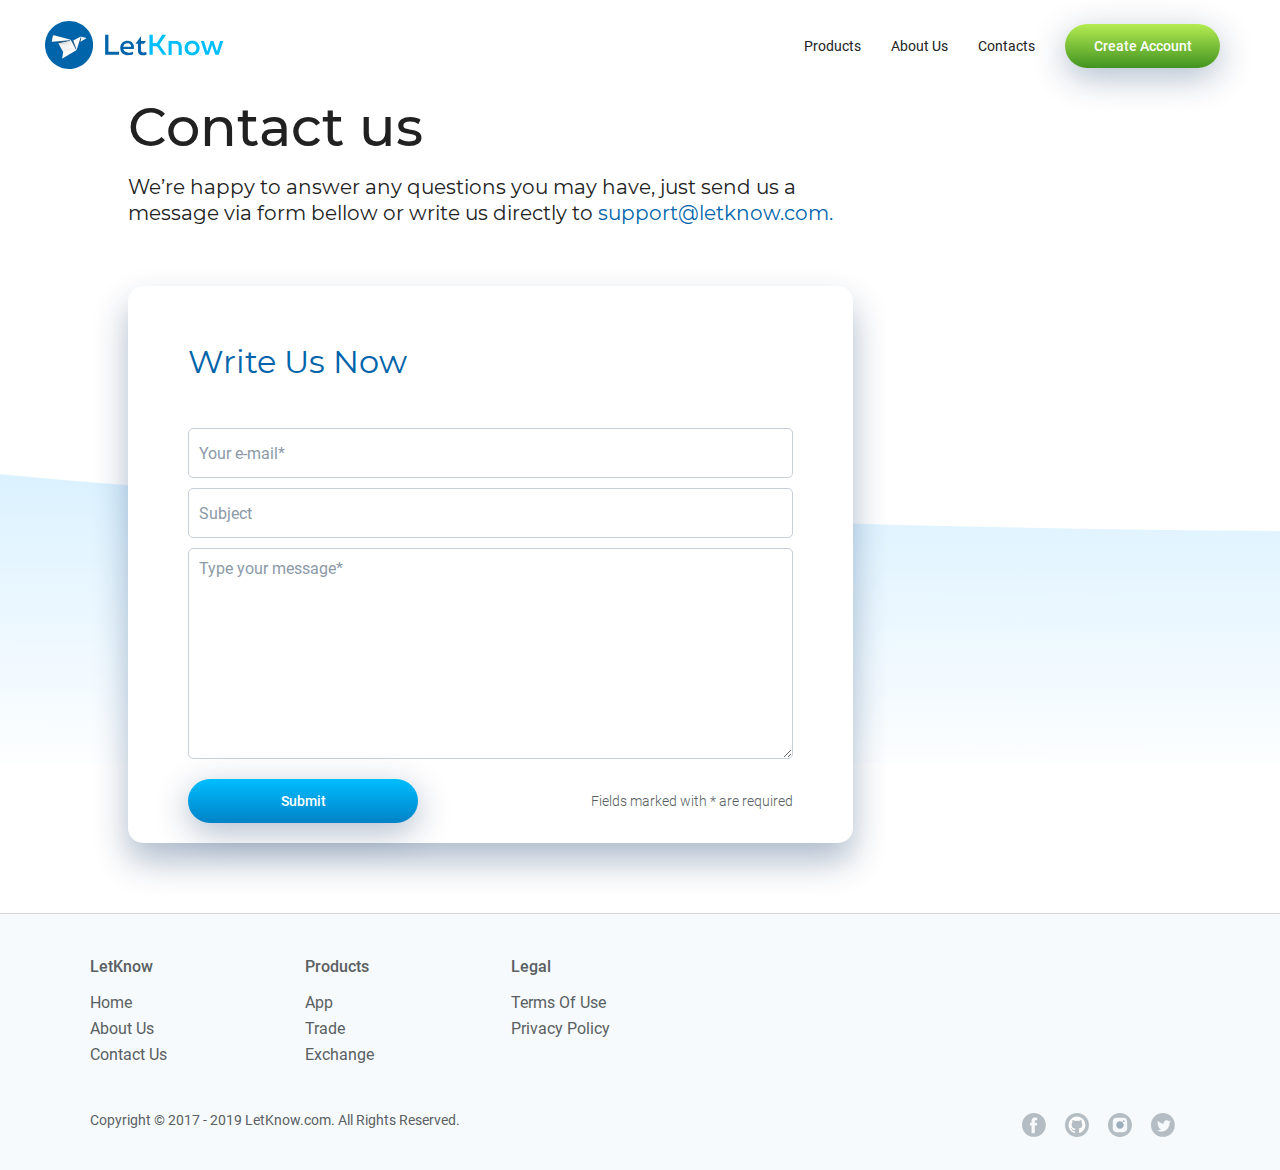
<file: page3.html>
<!DOCTYPE html>
<html lang="en">
<head>
    <meta charset="UTF-8">
    <meta charset="utf-8">
    <meta http-equiv="X-UA-Compatible" content="IE=edge">
    <meta name="theme-color" content="#d24a43"/>
    <meta name="viewport" content="minimal-ui, user-scalable=no, width=device-width, initial-scale=1">
    <meta name="mobile-web-app-capable" content="yes">
    <meta name="apple-mobile-web-app-capable" content="yes">
    <title>Lkn</title>
    <link rel="stylesheet" href="style/jquery-ui.min.css">
    <link rel="stylesheet" href="style/common/common.css">

</head>
<body>


<div class="menu-mobile">
    <div class="header-block-menu">
        <div class="logo-mob">
            <a href="#">
                <img src="img/logo2.svg" alt="">
            </a>
        </div>

        <div class="close-btn">
            <svg width="13" height="13" viewBox="0 0 13 13" fill="none" xmlns="http://www.w3.org/2000/svg">
                <g clip-path="url(#clip0)">
                    <path fill-rule="evenodd" clip-rule="evenodd"
                          d="M11.857 2.2962L11.853 2.3002L8.04201 6.0752L11.729 9.7972C12.264 10.3372 12.262 11.2082 11.725 11.7452C11.187 12.2832 10.32 12.2812 9.78501 11.7402L6.09101 8.0082L2.29001 11.7742C1.79001 12.2692 0.950007 12.2322 0.410007 11.6932C-0.125993 11.1562 -0.160993 10.3202 0.333007 9.8262L0.337007 9.8222L4.15101 6.0482L0.461007 2.3202C-0.0719932 1.7812 -0.0699932 0.912204 0.466007 0.377203C1.00201 -0.159797 1.86701 -0.156796 2.40001 0.381204L6.10201 4.1172L9.90501 0.352203C10.404 -0.140797 11.241 -0.103797 11.78 0.434203C12.315 0.970203 12.35 1.8032 11.857 2.2962Z"
                          fill="#0064AA"/>
                </g>
                <defs>
                    <clipPath id="clip0">
                        <rect width="12.219" height="12.156" fill="white"/>
                    </clipPath>
                </defs>
            </svg>

        </div>
    </div>

    <div class="center-block">
        <div class="item1 item">
            <p class="header">Our Platforms</p>
            <a href="#">App</a>
            <a href="#">Trade</a>
            <a href="#">Exchange</a>
        </div>
        <div class="item2 item">
            <p class="header">Company</p>
            <a href="#">Contacts</a>
            <a href="#">About Us</a>
            <a href="#">Terms Of Use</a>
            <a href="#">Privacy Policy</a>
        </div>
    </div>


</div>

<div class="main-wrapper page3">

    <div class="to-top-btn">
        <svg width="16" height="16" viewBox="0 0 16 16" fill="none" xmlns="http://www.w3.org/2000/svg">
            <path fill-rule="evenodd" clip-rule="evenodd"
                  d="M9.173 4.287L14.343 9.227L16 7.645L8 0L0 7.645L1.657 9.227L6.827 4.287V15.999H9.173V4.287Z"
                  fill="#0064AA"/>
        </svg>

    </div>

    <div class="logo-mob">
        <a href="#">
            <img src="img/logo.svg" alt="">
        </a>
    </div>

    <div class="mobile-menu_btn">
        <svg width="4" height="24" viewBox="0 0 4 24" fill="none" xmlns="http://www.w3.org/2000/svg">
            <path fill-rule="evenodd" clip-rule="evenodd"
                  d="M2 13.6C0.895 13.6 0 12.704 0 11.6C0 10.496 0.895 9.6 2 9.6C3.105 9.6 4 10.496 4 11.6C4 12.704 3.105 13.6 2 13.6ZM2 4C0.895 4 0 3.104 0 2C0 0.896 0.895 0 2 0C3.105 0 4 0.896 4 2C4 3.104 3.105 4 2 4ZM2 20C3.105 20 4 20.896 4 22C4 23.104 3.105 24 2 24C0.895 24 0 23.104 0 22C0 20.896 0.895 20 2 20Z"
                  fill="#0064AA"/>
        </svg>

    </div>

    <div class="static header-wrapper">
        <div class="content-wrapper">

            <div class="logo-wrapper">
                <a href="#">
                    <img src="img/logo.svg" alt="">
                </a>
            </div>

            <div class="right-links">
                <p class="item"><a href="#">Products</a></p>
                <p class="item"><a href="#">About Us</a></p>
                <p class="item"><a href="#">Contacts</a></p>

                <div class="create-btn item">
                    <p>Create Account</p>
                </div>

            </div>
        </div>


    </div>

    <div class="main-content-wrapper">

        <h1 class="h1-title">Contact us</h1>
        <p class="reg-text">We’re happy to answer any questions you may have, just send us a message via form bellow or
            write us directly to <span>support@letknow.com.</span></p>

        <div class="form-block">
            <h2 class="h2-title">Write Us Now</h2>

            <form>
                <input placeholder="Your e-mail*" class="input" type="email" required>
                <input placeholder="Subject" class="input" type="text">
                <textarea placeholder="Type your message*" class="input" required></textarea>

                <div class="bottom-btn">
                    <p>Fields marked with * are required</p>
                    <button class="submit-btn" type="submit"> Submit</button>
                </div>

            </form>
        </div>
    </div>

    <div class="page3-parallax"></div>

    <div class="footer">
        <div class="content-wrapper">
            <div class="top">
                <div class="left">
                    <div class="col1 col">
                        <p class="header-text">LetKnow</p>
                        <a  class="reg-text">Home</a>
                        <a class="reg-text">About Us</a>
                        <a class="reg-text">Contact Us</a>
                    </div>
                    <div class="col2 col">
                        <p class="header-text">Products</p>
                        <a class="reg-text">App</a>
                        <a class="reg-text">Trade</a>
                        <a class="reg-text">Exchange</a>
                    </div>
                    <div class="col3 col">
                        <a class="header-text">Legal</a>
                        <a class="reg-text">Terms Of Use</a>
                        <a class="reg-text">Privacy Policy</a>
                    </div>

                </div>

                <div class="right">
                    <a href="#" class="social-links">
                        <svg width="37" height="37" viewBox="0 0 24 24" fill="none" xmlns="http://www.w3.org/2000/svg">
                            <g clip-path="url(#r1)">
                                <path fill-rule="evenodd" clip-rule="evenodd"
                                      d="M11.914 23.829C5.334 23.829 0 18.495 0 11.914C0 5.334 5.334 0 11.914 0C18.495 0 23.829 5.334 23.829 11.914C23.829 18.495 18.495 23.829 11.914 23.829ZM15.198 4.632L12.812 4.622C10.164 4.622 9.563 6.605 9.563 7.872V9.644H8.031V12.381H9.563V20.17H12.784V12.381H14.91L15.191 9.646H12.784V8.035C12.784 7.431 13.183 7.289 13.467 7.289H15.198V4.632Z"
                                      fill="#B3BDC3"/>
                            </g>
                            <defs>
                                <clipPath id="r1">
                                    <rect width="23.84" height="23.84" fill="white"/>
                                </clipPath>
                            </defs>
                        </svg>

                    </a>
                    <a href="#" class="social-links">
                        <svg width="37" height="37" viewBox="0 0 24 24" fill="none" xmlns="http://www.w3.org/2000/svg">
                            <g clip-path="url(#r2)">
                                <path d="M11.97 23.94C18.5808 23.94 23.94 18.5808 23.94 11.97C23.94 5.35915 18.5808 0 11.97 0C5.35915 0 0 5.35915 0 11.97C0 18.5808 5.35915 23.94 11.97 23.94Z"
                                      fill="#B3BDC3"/>
                                <path fill-rule="evenodd" clip-rule="evenodd"
                                      d="M11.999 3.6001C7.36098 3.6001 3.59998 7.3601 3.59998 12.0001C3.59998 15.7111 6.00598 18.8591 9.34498 19.9701C9.76498 20.0471 9.91798 19.7881 9.91798 19.5651C9.91798 19.3661 9.91098 18.8371 9.90698 18.1371C7.56998 18.6441 7.07698 17.0111 7.07698 17.0111C6.69498 16.0401 6.14498 15.7821 6.14498 15.7821C5.38198 15.2611 6.20198 15.2711 6.20198 15.2711C7.04498 15.3311 7.48898 16.1371 7.48898 16.1371C8.23798 17.4201 9.45398 17.0501 9.93398 16.8351C10.01 16.2921 10.226 15.9221 10.467 15.7121C8.60198 15.5001 6.63998 14.7791 6.63998 11.5601C6.63998 10.6441 6.96798 9.8941 7.50498 9.3061C7.41898 9.0941 7.12998 8.2401 7.58698 7.0831C7.58698 7.0831 8.29298 6.8581 9.89798 7.9451C10.567 7.7581 11.286 7.6651 12 7.6621C12.713 7.6651 13.432 7.7581 14.103 7.9451C15.707 6.8581 16.411 7.0831 16.411 7.0831C16.869 8.2401 16.581 9.0941 16.494 9.3061C17.033 9.8941 17.358 10.6441 17.358 11.5601C17.358 14.7881 15.394 15.4971 13.522 15.7051C13.824 15.9651 14.093 16.4771 14.093 17.2611C14.093 18.3841 14.083 19.2901 14.083 19.5651C14.083 19.7901 14.234 20.0511 14.66 19.9691C17.995 18.8561 20.4 15.7101 20.4 12.0001C20.4 7.3601 16.639 3.6001 11.999 3.6001Z"
                                      fill="white"/>
                            </g>
                            <defs>
                                <clipPath id="r2">
                                    <rect width="23.94" height="23.94" fill="white"/>
                                </clipPath>
                            </defs>
                        </svg>

                    </a>
                    <a href="#" class="social-links">
                        <svg width="37" height="37" viewBox="0 0 24 24" fill="none" xmlns="http://www.w3.org/2000/svg">
                            <g clip-path="url(#r3)">
                                <path d="M11.95 14.1399C13.1319 14.1399 14.09 13.1818 14.09 11.9999C14.09 10.818 13.1319 9.85986 11.95 9.85986C10.7681 9.85986 9.81 10.818 9.81 11.9999C9.81 13.1818 10.7681 14.1399 11.95 14.1399Z"
                                      fill="#B3BDC3"/>
                                <path d="M11.97 15.7198C14.0245 15.7198 15.69 14.0543 15.69 11.9998C15.69 9.94529 14.0245 8.27979 11.97 8.27979C9.9155 8.27979 8.25 9.94529 8.25 11.9998C8.25 14.0543 9.9155 15.7198 11.97 15.7198Z"
                                      fill="#9DAFBD"/>
                                <path d="M15.8 9.07492C16.2915 9.07492 16.69 8.67646 16.69 8.18492C16.69 7.69339 16.2915 7.29492 15.8 7.29492C15.3084 7.29492 14.91 7.69339 14.91 8.18492C14.91 8.67646 15.3084 9.07492 15.8 9.07492Z"
                                      fill="#9DAFBD"/>
                                <path fill-rule="evenodd" clip-rule="evenodd"
                                      d="M11.968 23.935C5.358 23.935 0 18.577 0 11.967C0 5.358 5.358 0 11.968 0C18.577 0 23.935 5.358 23.935 11.967C23.935 18.577 18.577 23.935 11.968 23.935ZM19.167 8.433C19.167 6.43 17.537 4.801 15.534 4.801H8.4C6.398 4.801 4.769 6.43 4.769 8.433V15.567C4.769 17.57 6.398 19.199 8.4 19.199H15.534C17.537 19.199 19.167 17.57 19.167 15.567V8.433Z"
                                      fill="#B3BDC3"/>
                            </g>
                            <defs>
                                <clipPath id="r3">
                                    <rect width="23.94" height="23.94" fill="white"/>
                                </clipPath>
                            </defs>
                        </svg>

                    </a>
                    <a href="#" class="social-links">
                        <svg width="37" height="37" viewBox="0 0 24 24" fill="none" xmlns="http://www.w3.org/2000/svg">
                            <g clip-path="url(#r5)">
                                <path fill-rule="evenodd" clip-rule="evenodd"
                                      d="M11.914 23.829C5.334 23.829 0 18.495 0 11.914C0 5.334 5.334 0 11.914 0C18.495 0 23.829 5.334 23.829 11.914C23.829 18.495 18.495 23.829 11.914 23.829ZM19.498 7.408C18.948 7.734 18.338 7.971 17.689 8.099C17.17 7.546 16.429 7.2 15.61 7.2C14.037 7.2 12.762 8.475 12.762 10.048C12.762 10.271 12.787 10.488 12.836 10.697C10.469 10.578 8.371 9.444 6.966 7.721C6.721 8.141 6.58 8.631 6.58 9.153C6.58 10.141 7.083 11.013 7.847 11.523C7.381 11.508 6.941 11.381 6.557 11.166C6.557 11.178 6.557 11.191 6.557 11.203C6.557 12.582 7.539 13.734 8.842 13.995C8.603 14.061 8.351 14.095 8.092 14.095C7.908 14.095 7.73 14.077 7.556 14.044C7.918 15.176 8.97 15.999 10.216 16.022C9.241 16.786 8.014 17.241 6.679 17.241C6.45 17.241 6.222 17.228 6 17.201C7.26 18.009 8.757 18.481 10.365 18.481C15.603 18.481 18.468 14.141 18.468 10.378C18.468 10.254 18.465 10.131 18.46 10.009C19.017 9.608 19.499 9.107 19.881 8.535C19.371 8.762 18.821 8.915 18.245 8.983C18.833 8.631 19.285 8.073 19.498 7.408Z"
                                      fill="#B3BDC3"/>
                            </g>
                            <defs>
                                <clipPath id="r5">
                                    <rect width="23.84" height="23.84" fill="white"/>
                                </clipPath>
                            </defs>
                        </svg>


                    </a>
                </div>
            </div>
            <div class="bottom">
                <div class="left">
                    <p>Copyright © 2017 - 2019 LetKnow.com. All Rights Reserved.</p>
                </div>
                <div class="right">
                    <a href="#" class="social-links">
                        <svg width="24" height="24" viewBox="0 0 24 24" fill="none" xmlns="http://www.w3.org/2000/svg">
                            <g clip-path="url(#r1)">
                                <path fill-rule="evenodd" clip-rule="evenodd"
                                      d="M11.914 23.829C5.334 23.829 0 18.495 0 11.914C0 5.334 5.334 0 11.914 0C18.495 0 23.829 5.334 23.829 11.914C23.829 18.495 18.495 23.829 11.914 23.829ZM15.198 4.632L12.812 4.622C10.164 4.622 9.563 6.605 9.563 7.872V9.644H8.031V12.381H9.563V20.17H12.784V12.381H14.91L15.191 9.646H12.784V8.035C12.784 7.431 13.183 7.289 13.467 7.289H15.198V4.632Z"
                                      fill="#B3BDC3"/>
                            </g>
                            <defs>
                                <clipPath id="r1">
                                    <rect width="23.84" height="23.84" fill="white"/>
                                </clipPath>
                            </defs>
                        </svg>

                    </a>
                    <a href="#" class="social-links">
                        <svg width="24" height="24" viewBox="0 0 24 24" fill="none" xmlns="http://www.w3.org/2000/svg">
                            <g clip-path="url(#r2)">
                                <path d="M11.97 23.94C18.5808 23.94 23.94 18.5808 23.94 11.97C23.94 5.35915 18.5808 0 11.97 0C5.35915 0 0 5.35915 0 11.97C0 18.5808 5.35915 23.94 11.97 23.94Z"
                                      fill="#B3BDC3"/>
                                <path fill-rule="evenodd" clip-rule="evenodd"
                                      d="M11.999 3.6001C7.36098 3.6001 3.59998 7.3601 3.59998 12.0001C3.59998 15.7111 6.00598 18.8591 9.34498 19.9701C9.76498 20.0471 9.91798 19.7881 9.91798 19.5651C9.91798 19.3661 9.91098 18.8371 9.90698 18.1371C7.56998 18.6441 7.07698 17.0111 7.07698 17.0111C6.69498 16.0401 6.14498 15.7821 6.14498 15.7821C5.38198 15.2611 6.20198 15.2711 6.20198 15.2711C7.04498 15.3311 7.48898 16.1371 7.48898 16.1371C8.23798 17.4201 9.45398 17.0501 9.93398 16.8351C10.01 16.2921 10.226 15.9221 10.467 15.7121C8.60198 15.5001 6.63998 14.7791 6.63998 11.5601C6.63998 10.6441 6.96798 9.8941 7.50498 9.3061C7.41898 9.0941 7.12998 8.2401 7.58698 7.0831C7.58698 7.0831 8.29298 6.8581 9.89798 7.9451C10.567 7.7581 11.286 7.6651 12 7.6621C12.713 7.6651 13.432 7.7581 14.103 7.9451C15.707 6.8581 16.411 7.0831 16.411 7.0831C16.869 8.2401 16.581 9.0941 16.494 9.3061C17.033 9.8941 17.358 10.6441 17.358 11.5601C17.358 14.7881 15.394 15.4971 13.522 15.7051C13.824 15.9651 14.093 16.4771 14.093 17.2611C14.093 18.3841 14.083 19.2901 14.083 19.5651C14.083 19.7901 14.234 20.0511 14.66 19.9691C17.995 18.8561 20.4 15.7101 20.4 12.0001C20.4 7.3601 16.639 3.6001 11.999 3.6001Z"
                                      fill="white"/>
                            </g>
                            <defs>
                                <clipPath id="r2">
                                    <rect width="23.94" height="23.94" fill="white"/>
                                </clipPath>
                            </defs>
                        </svg>

                    </a>
                    <a href="#" class="social-links">
                        <svg width="24" height="24" viewBox="0 0 24 24" fill="none" xmlns="http://www.w3.org/2000/svg">
                            <g clip-path="url(#r3)">
                                <path d="M11.95 14.1399C13.1319 14.1399 14.09 13.1818 14.09 11.9999C14.09 10.818 13.1319 9.85986 11.95 9.85986C10.7681 9.85986 9.81 10.818 9.81 11.9999C9.81 13.1818 10.7681 14.1399 11.95 14.1399Z"
                                      fill="#B3BDC3"/>
                                <path d="M11.97 15.7198C14.0245 15.7198 15.69 14.0543 15.69 11.9998C15.69 9.94529 14.0245 8.27979 11.97 8.27979C9.9155 8.27979 8.25 9.94529 8.25 11.9998C8.25 14.0543 9.9155 15.7198 11.97 15.7198Z"
                                      fill="#9DAFBD"/>
                                <path d="M15.8 9.07492C16.2915 9.07492 16.69 8.67646 16.69 8.18492C16.69 7.69339 16.2915 7.29492 15.8 7.29492C15.3084 7.29492 14.91 7.69339 14.91 8.18492C14.91 8.67646 15.3084 9.07492 15.8 9.07492Z"
                                      fill="#9DAFBD"/>
                                <path fill-rule="evenodd" clip-rule="evenodd"
                                      d="M11.968 23.935C5.358 23.935 0 18.577 0 11.967C0 5.358 5.358 0 11.968 0C18.577 0 23.935 5.358 23.935 11.967C23.935 18.577 18.577 23.935 11.968 23.935ZM19.167 8.433C19.167 6.43 17.537 4.801 15.534 4.801H8.4C6.398 4.801 4.769 6.43 4.769 8.433V15.567C4.769 17.57 6.398 19.199 8.4 19.199H15.534C17.537 19.199 19.167 17.57 19.167 15.567V8.433Z"
                                      fill="#B3BDC3"/>
                            </g>
                            <defs>
                                <clipPath id="r3">
                                    <rect width="23.94" height="23.94" fill="white"/>
                                </clipPath>
                            </defs>
                        </svg>

                    </a>
                    <a href="#" class="social-links">
                        <svg width="24" height="24" viewBox="0 0 24 24" fill="none" xmlns="http://www.w3.org/2000/svg">
                            <g clip-path="url(#r5)">
                                <path fill-rule="evenodd" clip-rule="evenodd"
                                      d="M11.914 23.829C5.334 23.829 0 18.495 0 11.914C0 5.334 5.334 0 11.914 0C18.495 0 23.829 5.334 23.829 11.914C23.829 18.495 18.495 23.829 11.914 23.829ZM19.498 7.408C18.948 7.734 18.338 7.971 17.689 8.099C17.17 7.546 16.429 7.2 15.61 7.2C14.037 7.2 12.762 8.475 12.762 10.048C12.762 10.271 12.787 10.488 12.836 10.697C10.469 10.578 8.371 9.444 6.966 7.721C6.721 8.141 6.58 8.631 6.58 9.153C6.58 10.141 7.083 11.013 7.847 11.523C7.381 11.508 6.941 11.381 6.557 11.166C6.557 11.178 6.557 11.191 6.557 11.203C6.557 12.582 7.539 13.734 8.842 13.995C8.603 14.061 8.351 14.095 8.092 14.095C7.908 14.095 7.73 14.077 7.556 14.044C7.918 15.176 8.97 15.999 10.216 16.022C9.241 16.786 8.014 17.241 6.679 17.241C6.45 17.241 6.222 17.228 6 17.201C7.26 18.009 8.757 18.481 10.365 18.481C15.603 18.481 18.468 14.141 18.468 10.378C18.468 10.254 18.465 10.131 18.46 10.009C19.017 9.608 19.499 9.107 19.881 8.535C19.371 8.762 18.821 8.915 18.245 8.983C18.833 8.631 19.285 8.073 19.498 7.408Z"
                                      fill="#B3BDC3"/>
                            </g>
                            <defs>
                                <clipPath id="r5">
                                    <rect width="23.84" height="23.84" fill="white"/>
                                </clipPath>
                            </defs>
                        </svg>


                    </a>
                </div>
            </div>
        </div>
    </div>

</div>

<script src="script/jquery.js"></script>
<script src="script/slick.js"></script>
<script src="script/TweenMax.min.js"></script>
<script src="script/TimelineMax.min.js"></script>
<script src="script/script.js"></script>

</body>
</html>
</file>
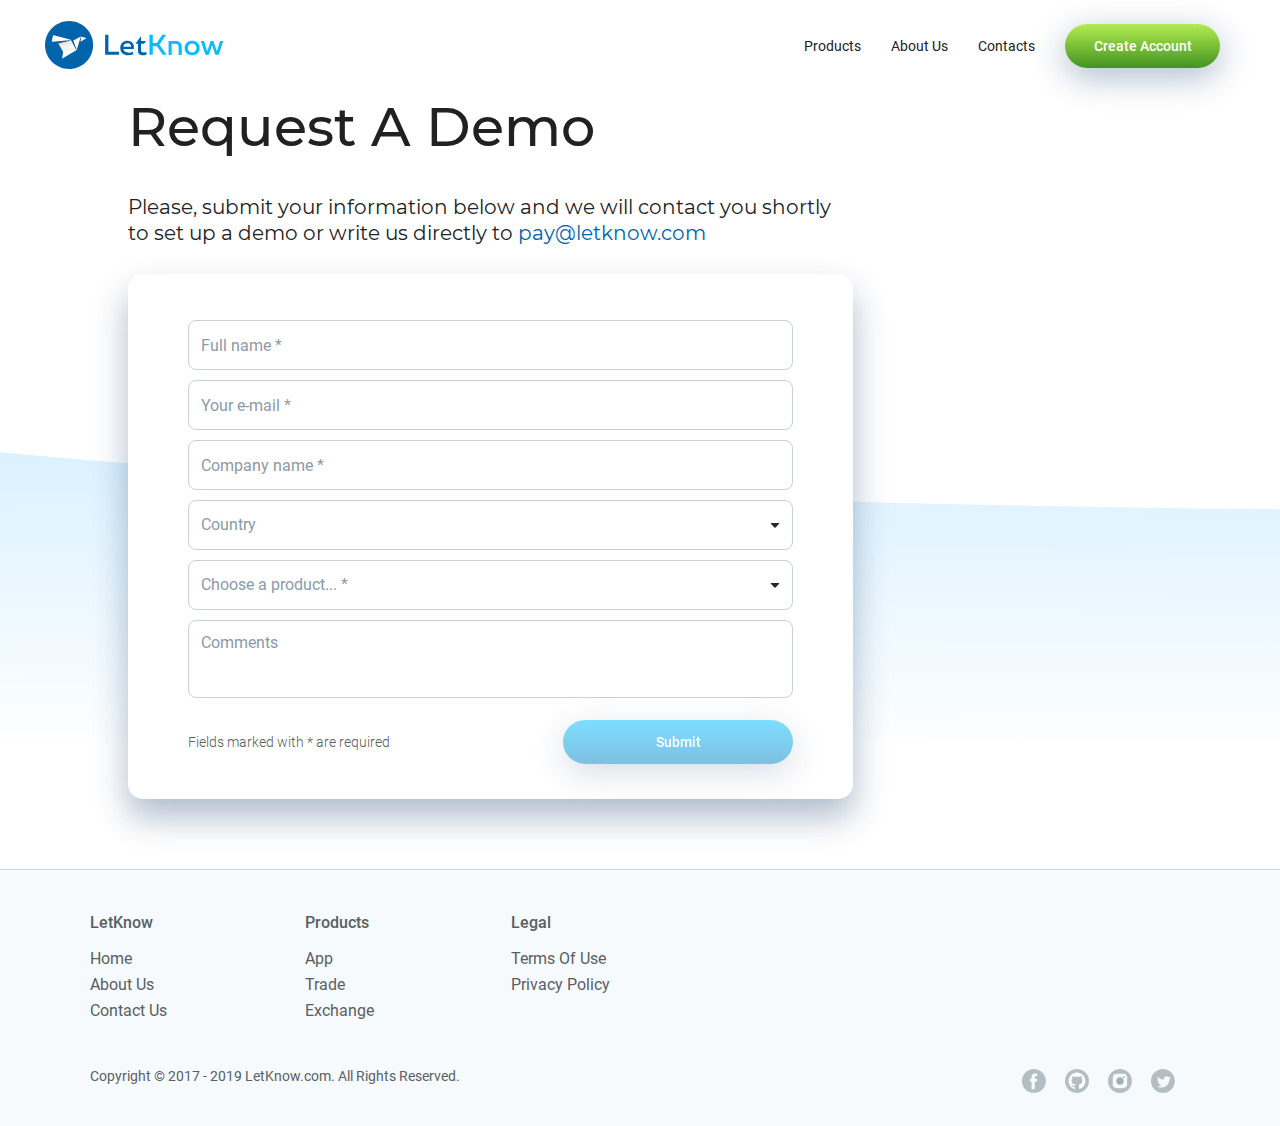
<file: request-demo.html>
<!DOCTYPE html>
<html lang="en">

<head>
    <meta charset="UTF-8">
    <meta charset="utf-8">
    <meta http-equiv="X-UA-Compatible" content="IE=edge">
    <meta name="theme-color" content="#d24a43" />
    <meta name="viewport" content="minimal-ui, user-scalable=no, width=device-width, initial-scale=1">
    <meta name="mobile-web-app-capable" content="yes">
    <meta name="apple-mobile-web-app-capable" content="yes">
    <title>Lkn</title>
    <link rel="stylesheet" href="style/jquery-ui.min.css">
    <link rel="stylesheet" href="style/common/common.css">
</head>

<body>
    <div class="menu-mobile">
        <div class="header-block-menu">
            <div class="logo-mob">
                <a href="#">
                    <img src="img/logo2.svg" alt="">
                </a>
            </div>
            <div class="close-btn">
                <svg width="13" height="13" viewBox="0 0 13 13" fill="none" xmlns="http://www.w3.org/2000/svg">
                    <g clip-path="url(#clip0)">
                        <path fill-rule="evenodd" clip-rule="evenodd"
                            d="M11.857 2.2962L11.853 2.3002L8.04201 6.0752L11.729 9.7972C12.264 10.3372 12.262 11.2082 11.725 11.7452C11.187 12.2832 10.32 12.2812 9.78501 11.7402L6.09101 8.0082L2.29001 11.7742C1.79001 12.2692 0.950007 12.2322 0.410007 11.6932C-0.125993 11.1562 -0.160993 10.3202 0.333007 9.8262L0.337007 9.8222L4.15101 6.0482L0.461007 2.3202C-0.0719932 1.7812 -0.0699932 0.912204 0.466007 0.377203C1.00201 -0.159797 1.86701 -0.156796 2.40001 0.381204L6.10201 4.1172L9.90501 0.352203C10.404 -0.140797 11.241 -0.103797 11.78 0.434203C12.315 0.970203 12.35 1.8032 11.857 2.2962Z"
                            fill="#0064AA" />
                    </g>
                    <defs>
                        <clipPath id="clip0">
                            <rect width="12.219" height="12.156" fill="white" />
                        </clipPath>
                    </defs>
                </svg>

            </div>
        </div>

        <div class="center-block">
            <div class="item1 item">
                <p class="header">Our Platforms</p>
                <a href="#">App</a>
                <a href="#">Trade</a>
                <a href="#">Exchange</a>
            </div>
            <div class="item2 item">
                <p class="header">Company</p>
                <a href="#">Contacts</a>
                <a href="#">About Us</a>
                <a href="#">Terms Of Use</a>
                <a href="#">Privacy Policy</a>
            </div>
        </div>
    </div>
    <div class="main-wrapper request-demo">
        <div class="to-top-btn">
            <svg width="16" height="16" viewBox="0 0 16 16" fill="none" xmlns="http://www.w3.org/2000/svg">
                <path fill-rule="evenodd" clip-rule="evenodd"
                    d="M9.173 4.287L14.343 9.227L16 7.645L8 0L0 7.645L1.657 9.227L6.827 4.287V15.999H9.173V4.287Z"
                    fill="#0064AA" />
            </svg>
        </div>
        <div class="logo-mob">
            <a href="#">
                <img src="img/logo.svg" alt="">
            </a>
        </div>
        <div class="mobile-menu_btn">
            <svg width="4" height="24" viewBox="0 0 4 24" fill="none" xmlns="http://www.w3.org/2000/svg">
                <path fill-rule="evenodd" clip-rule="evenodd"
                    d="M2 13.6C0.895 13.6 0 12.704 0 11.6C0 10.496 0.895 9.6 2 9.6C3.105 9.6 4 10.496 4 11.6C4 12.704 3.105 13.6 2 13.6ZM2 4C0.895 4 0 3.104 0 2C0 0.896 0.895 0 2 0C3.105 0 4 0.896 4 2C4 3.104 3.105 4 2 4ZM2 20C3.105 20 4 20.896 4 22C4 23.104 3.105 24 2 24C0.895 24 0 23.104 0 22C0 20.896 0.895 20 2 20Z"
                    fill="#0064AA" />
            </svg>
        </div>
        <div class="static header-wrapper">
            <div class="content-wrapper">
                <div class="logo-wrapper">
                    <a href="#">
                        <img src="img/logo.svg" alt="">
                    </a>
                </div>
                <div class="right-links">
                    <p class="item"><a href="#">Products</a></p>
                    <p class="item"><a href="#">About Us</a></p>
                    <p class="item"><a href="#">Contacts</a></p>
                    <div class="create-btn item">
                        <p>Create Account</p>
                    </div>
                </div>
            </div>
        </div>
        <div class="main-content-wrapper">
            <h1 class="h1-title">Request A Demo</h1>
            <p class="reg-text">
                Please, submit your information below and we will contact you shortly to set up a demo or write us
                directly to
                <span>  <a href="mailto:pay@letknow.com">pay@letknow.com</a></span></p>
            <div class="form-block">
                <form id="sendForm" method="POST">
                    <input placeholder="Full name *" class="input" type="text" name="full-name" id="fullName"
                        onblur="checkName()" pattern="[\D]+" required>
                    <input placeholder="Your e-mail *" class="input" type="email" id="email"
                        onblur="checkEmail()" pattern="[A-Za-z\d._%+-]+@[A-Za-z\d.-]+\.[A-Za-z]{2,4}" required>
                    <input placeholder="Company name *" class="input" type="text" name="full-name" id="companyName"
                        onblur="checkCompanyName()" required>
                    <select class="select" id="country" name="country" class="form-control" required>
                        <option value="none" selected disabled hidden>Country</option>
                        <option value="Afghanistan">Afghanistan</option>
                        <option value="Åland Islands">Åland Islands</option>
                        <option value="Albania">Albania</option>
                        <option value="Algeria">Algeria</option>
                        <option value="American Samoa">American Samoa</option>
                        <option value="Andorra">Andorra</option>
                        <option value="Angola">Angola</option>
                        <option value="Anguilla">Anguilla</option>
                        <option value="Antarctica">Antarctica</option>
                        <option value="Antigua and Barbuda">Antigua and Barbuda</option>
                        <option value="Argentina">Argentina</option>
                        <option value="Armenia">Armenia</option>
                        <option value="Aruba">Aruba</option>
                        <option value="Australia">Australia</option>
                        <option value="Austria">Austria</option>
                        <option value="Azerbaijan">Azerbaijan</option>
                        <option value="Bahamas">Bahamas</option>
                        <option value="Bahrain">Bahrain</option>
                        <option value="Bangladesh">Bangladesh</option>
                        <option value="Barbados">Barbados</option>
                        <option value="Belarus">Belarus</option>
                        <option value="Belgium">Belgium</option>
                        <option value="Belize">Belize</option>
                        <option value="Benin">Benin</option>
                        <option value="Bermuda">Bermuda</option>
                        <option value="Bhutan">Bhutan</option>
                        <option value="Bolivia">Bolivia</option>
                        <option value="Bosnia and Herzegovina">Bosnia and Herzegovina</option>
                        <option value="Botswana">Botswana</option>
                        <option value="Bouvet Island">Bouvet Island</option>
                        <option value="Brazil">Brazil</option>
                        <option value="British Indian Ocean Territory">British Indian Ocean Territory</option>
                        <option value="Brunei Darussalam">Brunei Darussalam</option>
                        <option value="Bulgaria">Bulgaria</option>
                        <option value="Burkina Faso">Burkina Faso</option>
                        <option value="Burundi">Burundi</option>
                        <option value="Cambodia">Cambodia</option>
                        <option value="Cameroon">Cameroon</option>
                        <option value="Canada">Canada</option>
                        <option value="Cape Verde">Cape Verde</option>
                        <option value="Cayman Islands">Cayman Islands</option>
                        <option value="Central African Republic">Central African Republic</option>
                        <option value="Chad">Chad</option>
                        <option value="Chile">Chile</option>
                        <option value="China">China</option>
                        <option value="Christmas Island">Christmas Island</option>
                        <option value="Cocos (Keeling) Islands">Cocos (Keeling) Islands</option>
                        <option value="Colombia">Colombia</option>
                        <option value="Comoros">Comoros</option>
                        <option value="Congo">Congo</option>
                        <option value="Congo, The Democratic Republic of The">Congo, The Democratic Republic of The</option>
                        <option value="Cook Islands">Cook Islands</option>
                        <option value="Costa Rica">Costa Rica</option>
                        <option value="Cote D'ivoire">Cote D'ivoire</option>
                        <option value="Croatia">Croatia</option>
                        <option value="Cuba">Cuba</option>
                        <option value="Cyprus">Cyprus</option>
                        <option value="Czech Republic">Czech Republic</option>
                        <option value="Denmark">Denmark</option>
                        <option value="Djibouti">Djibouti</option>
                        <option value="Dominica">Dominica</option>
                        <option value="Dominican Republic">Dominican Republic</option>
                        <option value="Ecuador">Ecuador</option>
                        <option value="Egypt">Egypt</option>
                        <option value="El Salvador">El Salvador</option>
                        <option value="Equatorial Guinea">Equatorial Guinea</option>
                        <option value="Eritrea">Eritrea</option>
                        <option value="Estonia">Estonia</option>
                        <option value="Ethiopia">Ethiopia</option>
                        <option value="Falkland Islands (Malvinas)">Falkland Islands (Malvinas)</option>
                        <option value="Faroe Islands">Faroe Islands</option>
                        <option value="Fiji">Fiji</option>
                        <option value="Finland">Finland</option>
                        <option value="France">France</option>
                        <option value="French Guiana">French Guiana</option>
                        <option value="French Polynesia">French Polynesia</option>
                        <option value="French Southern Territories">French Southern Territories</option>
                        <option value="Gabon">Gabon</option>
                        <option value="Gambia">Gambia</option>
                        <option value="Georgia">Georgia</option>
                        <option value="Germany">Germany</option>
                        <option value="Ghana">Ghana</option>
                        <option value="Gibraltar">Gibraltar</option>
                        <option value="Greece">Greece</option>
                        <option value="Greenland">Greenland</option>
                        <option value="Grenada">Grenada</option>
                        <option value="Guadeloupe">Guadeloupe</option>
                        <option value="Guam">Guam</option>
                        <option value="Guatemala">Guatemala</option>
                        <option value="Guernsey">Guernsey</option>
                        <option value="Guinea">Guinea</option>
                        <option value="Guinea-bissau">Guinea-bissau</option>
                        <option value="Guyana">Guyana</option>
                        <option value="Haiti">Haiti</option>
                        <option value="Heard Island and Mcdonald Islands">Heard Island and Mcdonald Islands</option>
                        <option value="Holy See (Vatican City State)">Holy See (Vatican City State)</option>
                        <option value="Honduras">Honduras</option>
                        <option value="Hong Kong">Hong Kong</option>
                        <option value="Hungary">Hungary</option>
                        <option value="Iceland">Iceland</option>
                        <option value="India">India</option>
                        <option value="Indonesia">Indonesia</option>
                        <option value="Iran, Islamic Republic of">Iran, Islamic Republic of</option>
                        <option value="Iraq">Iraq</option>
                        <option value="Ireland">Ireland</option>
                        <option value="Isle of Man">Isle of Man</option>
                        <option value="Israel">Israel</option>
                        <option value="Italy">Italy</option>
                        <option value="Jamaica">Jamaica</option>
                        <option value="Japan">Japan</option>
                        <option value="Jersey">Jersey</option>
                        <option value="Jordan">Jordan</option>
                        <option value="Kazakhstan">Kazakhstan</option>
                        <option value="Kenya">Kenya</option>
                        <option value="Kiribati">Kiribati</option>
                        <option value="Korea, Democratic People's Republic of">Korea, Democratic People's Republic of</option>
                        <option value="Korea, Republic of">Korea, Republic of</option>
                        <option value="Kuwait">Kuwait</option>
                        <option value="Kyrgyzstan">Kyrgyzstan</option>
                        <option value="Lao People's Democratic Republic">Lao People's Democratic Republic</option>
                        <option value="Latvia">Latvia</option>
                        <option value="Lebanon">Lebanon</option>
                        <option value="Lesotho">Lesotho</option>
                        <option value="Liberia">Liberia</option>
                        <option value="Libyan Arab Jamahiriya">Libyan Arab Jamahiriya</option>
                        <option value="Liechtenstein">Liechtenstein</option>
                        <option value="Lithuania">Lithuania</option>
                        <option value="Luxembourg">Luxembourg</option>
                        <option value="Macao">Macao</option>
                        <option value="Macedonia, The Former Yugoslav Republic of">Macedonia, The Former Yugoslav Republic of</option>
                        <option value="Madagascar">Madagascar</option>
                        <option value="Malawi">Malawi</option>
                        <option value="Malaysia">Malaysia</option>
                        <option value="Maldives">Maldives</option>
                        <option value="Mali">Mali</option>
                        <option value="Malta">Malta</option>
                        <option value="Marshall Islands">Marshall Islands</option>
                        <option value="Martinique">Martinique</option>
                        <option value="Mauritania">Mauritania</option>
                        <option value="Mauritius">Mauritius</option>
                        <option value="Mayotte">Mayotte</option>
                        <option value="Mexico">Mexico</option>
                        <option value="Micronesia, Federated States of">Micronesia, Federated States of</option>
                        <option value="Moldova, Republic of">Moldova, Republic of</option>
                        <option value="Monaco">Monaco</option>
                        <option value="Mongolia">Mongolia</option>
                        <option value="Montenegro">Montenegro</option>
                        <option value="Montserrat">Montserrat</option>
                        <option value="Morocco">Morocco</option>
                        <option value="Mozambique">Mozambique</option>
                        <option value="Myanmar">Myanmar</option>
                        <option value="Namibia">Namibia</option>
                        <option value="Nauru">Nauru</option>
                        <option value="Nepal">Nepal</option>
                        <option value="Netherlands">Netherlands</option>
                        <option value="Netherlands Antilles">Netherlands Antilles</option>
                        <option value="New Caledonia">New Caledonia</option>
                        <option value="New Zealand">New Zealand</option>
                        <option value="Nicaragua">Nicaragua</option>
                        <option value="Niger">Niger</option>
                        <option value="Nigeria">Nigeria</option>
                        <option value="Niue">Niue</option>
                        <option value="Norfolk Island">Norfolk Island</option>
                        <option value="Northern Mariana Islands">Northern Mariana Islands</option>
                        <option value="Norway">Norway</option>
                        <option value="Oman">Oman</option>
                        <option value="Pakistan">Pakistan</option>
                        <option value="Palau">Palau</option>
                        <option value="Palestinian Territory, Occupied">Palestinian Territory, Occupied</option>
                        <option value="Panama">Panama</option>
                        <option value="Papua New Guinea">Papua New Guinea</option>
                        <option value="Paraguay">Paraguay</option>
                        <option value="Peru">Peru</option>
                        <option value="Philippines">Philippines</option>
                        <option value="Pitcairn">Pitcairn</option>
                        <option value="Poland">Poland</option>
                        <option value="Portugal">Portugal</option>
                        <option value="Puerto Rico">Puerto Rico</option>
                        <option value="Qatar">Qatar</option>
                        <option value="Reunion">Reunion</option>
                        <option value="Romania">Romania</option>
                        <option value="Russian Federation">Russian Federation</option>
                        <option value="Rwanda">Rwanda</option>
                        <option value="Saint Helena">Saint Helena</option>
                        <option value="Saint Kitts and Nevis">Saint Kitts and Nevis</option>
                        <option value="Saint Lucia">Saint Lucia</option>
                        <option value="Saint Pierre and Miquelon">Saint Pierre and Miquelon</option>
                        <option value="Saint Vincent and The Grenadines">Saint Vincent and The Grenadines</option>
                        <option value="Samoa">Samoa</option>
                        <option value="San Marino">San Marino</option>
                        <option value="Sao Tome and Principe">Sao Tome and Principe</option>
                        <option value="Saudi Arabia">Saudi Arabia</option>
                        <option value="Senegal">Senegal</option>
                        <option value="Serbia">Serbia</option>
                        <option value="Seychelles">Seychelles</option>
                        <option value="Sierra Leone">Sierra Leone</option>
                        <option value="Singapore">Singapore</option>
                        <option value="Slovakia">Slovakia</option>
                        <option value="Slovenia">Slovenia</option>
                        <option value="Solomon Islands">Solomon Islands</option>
                        <option value="Somalia">Somalia</option>
                        <option value="South Africa">South Africa</option>
                        <option value="South Georgia and The South Sandwich Islands">South Georgia and The South Sandwich Islands</option>
                        <option value="Spain">Spain</option>
                        <option value="Sri Lanka">Sri Lanka</option>
                        <option value="Sudan">Sudan</option>
                        <option value="Suriname">Suriname</option>
                        <option value="Svalbard and Jan Mayen">Svalbard and Jan Mayen</option>
                        <option value="Swaziland">Swaziland</option>
                        <option value="Sweden">Sweden</option>
                        <option value="Switzerland">Switzerland</option>
                        <option value="Syrian Arab Republic">Syrian Arab Republic</option>
                        <option value="Taiwan, Province of China">Taiwan, Province of China</option>
                        <option value="Tajikistan">Tajikistan</option>
                        <option value="Tanzania, United Republic of">Tanzania, United Republic of</option>
                        <option value="Thailand">Thailand</option>
                        <option value="Timor-leste">Timor-leste</option>
                        <option value="Togo">Togo</option>
                        <option value="Tokelau">Tokelau</option>
                        <option value="Tonga">Tonga</option>
                        <option value="Trinidad and Tobago">Trinidad and Tobago</option>
                        <option value="Tunisia">Tunisia</option>
                        <option value="Turkey">Turkey</option>
                        <option value="Turkmenistan">Turkmenistan</option>
                        <option value="Turks and Caicos Islands">Turks and Caicos Islands</option>
                        <option value="Tuvalu">Tuvalu</option>
                        <option value="Uganda">Uganda</option>
                        <option value="Ukraine">Ukraine</option>
                        <option value="United Arab Emirates">United Arab Emirates</option>
                        <option value="United Kingdom">United Kingdom</option>
                        <option value="United States">United States</option>
                        <option value="United States Minor Outlying Islands">United States Minor Outlying Islands</option>
                        <option value="Uruguay">Uruguay</option>
                        <option value="Uzbekistan">Uzbekistan</option>
                        <option value="Vanuatu">Vanuatu</option>
                        <option value="Venezuela">Venezuela</option>
                        <option value="Viet Nam">Viet Nam</option>
                        <option value="Virgin Islands, British">Virgin Islands, British</option>
                        <option value="Virgin Islands, U.S.">Virgin Islands, U.S.</option>
                        <option value="Wallis and Futuna">Wallis and Futuna</option>
                        <option value="Western Sahara">Western Sahara</option>
                        <option value="Yemen">Yemen</option>
                        <option value="Zambia">Zambia</option>
                        <option value="Zimbabwe">Zimbabwe</option>
                    </select>
                    <select class="select" id="product" onblur="checkProduct()" onchange="checkProduct()" required>
                        <option value="" selected disabled hidden>Choose a product... *</option>
                        <option value="LetKnow Trade">LetKnow Trade</option>
                        <option value="LetKnow Exchange">LetKnow Exchange</option>
                        <option value="Other">Other</option>
                    </select>
                    <textarea placeholder="Comments" class="input" maxlength="400"></textarea>
                    <div class="bottom-btn">
                        <button class="submit-btn active" id="submit-btn" type="submit">Submit</button>
                        <p>Fields marked with * are required</p>
                    </div>
                </form>
            </div>
        </div>
        <div class="bg"></div>
        <div class="footer">
            <div class="content-wrapper">
                <div class="top">
                    <div class="left">
                        <div class="col1 col">
                            <p class="header-text">LetKnow</p>
                            <a class="reg-text">Home</a>
                            <a class="reg-text">About Us</a>
                            <a class="reg-text">Contact Us</a>
                        </div>
                        <div class="col2 col">
                            <p class="header-text">Products</p>
                            <a class="reg-text">App</a>
                            <a class="reg-text">Trade</a>
                            <a class="reg-text">Exchange</a>
                        </div>
                        <div class="col3 col">
                            <a class="header-text">Legal</a>
                            <a class="reg-text">Terms Of Use</a>
                            <a class="reg-text">Privacy Policy</a>
                        </div>
                    </div>
                    <div class="right">
                        <a href="#" class="social-links">
                            <svg width="37" height="37" viewBox="0 0 24 24" fill="none"
                                xmlns="http://www.w3.org/2000/svg">
                                <g clip-path="url(#r1)">
                                    <path fill-rule="evenodd" clip-rule="evenodd"
                                        d="M11.914 23.829C5.334 23.829 0 18.495 0 11.914C0 5.334 5.334 0 11.914 0C18.495 0 23.829 5.334 23.829 11.914C23.829 18.495 18.495 23.829 11.914 23.829ZM15.198 4.632L12.812 4.622C10.164 4.622 9.563 6.605 9.563 7.872V9.644H8.031V12.381H9.563V20.17H12.784V12.381H14.91L15.191 9.646H12.784V8.035C12.784 7.431 13.183 7.289 13.467 7.289H15.198V4.632Z"
                                        fill="#B3BDC3" />
                                </g>
                                <defs>
                                    <clipPath id="r1">
                                        <rect width="23.84" height="23.84" fill="white" />
                                    </clipPath>
                                </defs>
                            </svg>
                        </a>
                        <a href="#" class="social-links">
                            <svg width="37" height="37" viewBox="0 0 24 24" fill="none"
                                xmlns="http://www.w3.org/2000/svg">
                                <g clip-path="url(#r2)">
                                    <path
                                        d="M11.97 23.94C18.5808 23.94 23.94 18.5808 23.94 11.97C23.94 5.35915 18.5808 0 11.97 0C5.35915 0 0 5.35915 0 11.97C0 18.5808 5.35915 23.94 11.97 23.94Z"
                                        fill="#B3BDC3" />
                                    <path fill-rule="evenodd" clip-rule="evenodd"
                                        d="M11.999 3.6001C7.36098 3.6001 3.59998 7.3601 3.59998 12.0001C3.59998 15.7111 6.00598 18.8591 9.34498 19.9701C9.76498 20.0471 9.91798 19.7881 9.91798 19.5651C9.91798 19.3661 9.91098 18.8371 9.90698 18.1371C7.56998 18.6441 7.07698 17.0111 7.07698 17.0111C6.69498 16.0401 6.14498 15.7821 6.14498 15.7821C5.38198 15.2611 6.20198 15.2711 6.20198 15.2711C7.04498 15.3311 7.48898 16.1371 7.48898 16.1371C8.23798 17.4201 9.45398 17.0501 9.93398 16.8351C10.01 16.2921 10.226 15.9221 10.467 15.7121C8.60198 15.5001 6.63998 14.7791 6.63998 11.5601C6.63998 10.6441 6.96798 9.8941 7.50498 9.3061C7.41898 9.0941 7.12998 8.2401 7.58698 7.0831C7.58698 7.0831 8.29298 6.8581 9.89798 7.9451C10.567 7.7581 11.286 7.6651 12 7.6621C12.713 7.6651 13.432 7.7581 14.103 7.9451C15.707 6.8581 16.411 7.0831 16.411 7.0831C16.869 8.2401 16.581 9.0941 16.494 9.3061C17.033 9.8941 17.358 10.6441 17.358 11.5601C17.358 14.7881 15.394 15.4971 13.522 15.7051C13.824 15.9651 14.093 16.4771 14.093 17.2611C14.093 18.3841 14.083 19.2901 14.083 19.5651C14.083 19.7901 14.234 20.0511 14.66 19.9691C17.995 18.8561 20.4 15.7101 20.4 12.0001C20.4 7.3601 16.639 3.6001 11.999 3.6001Z"
                                        fill="white" />
                                </g>
                                <defs>
                                    <clipPath id="r2">
                                        <rect width="23.94" height="23.94" fill="white" />
                                    </clipPath>
                                </defs>
                            </svg>
                        </a>
                        <a href="#" class="social-links">
                            <svg width="37" height="37" viewBox="0 0 24 24" fill="none"
                                xmlns="http://www.w3.org/2000/svg">
                                <g clip-path="url(#r3)">
                                    <path
                                        d="M11.95 14.1399C13.1319 14.1399 14.09 13.1818 14.09 11.9999C14.09 10.818 13.1319 9.85986 11.95 9.85986C10.7681 9.85986 9.81 10.818 9.81 11.9999C9.81 13.1818 10.7681 14.1399 11.95 14.1399Z"
                                        fill="#B3BDC3" />
                                    <path
                                        d="M11.97 15.7198C14.0245 15.7198 15.69 14.0543 15.69 11.9998C15.69 9.94529 14.0245 8.27979 11.97 8.27979C9.9155 8.27979 8.25 9.94529 8.25 11.9998C8.25 14.0543 9.9155 15.7198 11.97 15.7198Z"
                                        fill="#9DAFBD" />
                                    <path
                                        d="M15.8 9.07492C16.2915 9.07492 16.69 8.67646 16.69 8.18492C16.69 7.69339 16.2915 7.29492 15.8 7.29492C15.3084 7.29492 14.91 7.69339 14.91 8.18492C14.91 8.67646 15.3084 9.07492 15.8 9.07492Z"
                                        fill="#9DAFBD" />
                                    <path fill-rule="evenodd" clip-rule="evenodd"
                                        d="M11.968 23.935C5.358 23.935 0 18.577 0 11.967C0 5.358 5.358 0 11.968 0C18.577 0 23.935 5.358 23.935 11.967C23.935 18.577 18.577 23.935 11.968 23.935ZM19.167 8.433C19.167 6.43 17.537 4.801 15.534 4.801H8.4C6.398 4.801 4.769 6.43 4.769 8.433V15.567C4.769 17.57 6.398 19.199 8.4 19.199H15.534C17.537 19.199 19.167 17.57 19.167 15.567V8.433Z"
                                        fill="#B3BDC3" />
                                </g>
                                <defs>
                                    <clipPath id="r3">
                                        <rect width="23.94" height="23.94" fill="white" />
                                    </clipPath>
                                </defs>
                            </svg>
                        </a>
                        <a href="#" class="social-links">
                            <svg width="37" height="37" viewBox="0 0 24 24" fill="none"
                                xmlns="http://www.w3.org/2000/svg">
                                <g clip-path="url(#r5)">
                                    <path fill-rule="evenodd" clip-rule="evenodd"
                                        d="M11.914 23.829C5.334 23.829 0 18.495 0 11.914C0 5.334 5.334 0 11.914 0C18.495 0 23.829 5.334 23.829 11.914C23.829 18.495 18.495 23.829 11.914 23.829ZM19.498 7.408C18.948 7.734 18.338 7.971 17.689 8.099C17.17 7.546 16.429 7.2 15.61 7.2C14.037 7.2 12.762 8.475 12.762 10.048C12.762 10.271 12.787 10.488 12.836 10.697C10.469 10.578 8.371 9.444 6.966 7.721C6.721 8.141 6.58 8.631 6.58 9.153C6.58 10.141 7.083 11.013 7.847 11.523C7.381 11.508 6.941 11.381 6.557 11.166C6.557 11.178 6.557 11.191 6.557 11.203C6.557 12.582 7.539 13.734 8.842 13.995C8.603 14.061 8.351 14.095 8.092 14.095C7.908 14.095 7.73 14.077 7.556 14.044C7.918 15.176 8.97 15.999 10.216 16.022C9.241 16.786 8.014 17.241 6.679 17.241C6.45 17.241 6.222 17.228 6 17.201C7.26 18.009 8.757 18.481 10.365 18.481C15.603 18.481 18.468 14.141 18.468 10.378C18.468 10.254 18.465 10.131 18.46 10.009C19.017 9.608 19.499 9.107 19.881 8.535C19.371 8.762 18.821 8.915 18.245 8.983C18.833 8.631 19.285 8.073 19.498 7.408Z"
                                        fill="#B3BDC3" />
                                </g>
                                <defs>
                                    <clipPath id="r5">
                                        <rect width="23.84" height="23.84" fill="white" />
                                    </clipPath>
                                </defs>
                            </svg>
                        </a>
                    </div>
                </div>
                <div class="bottom">
                    <div class="left">
                        <p>Copyright © 2017 - 2019 LetKnow.com. All Rights Reserved.</p>
                    </div>
                    <div class="right">
                        <a href="#" class="social-links">
                            <svg width="24" height="24" viewBox="0 0 24 24" fill="none"
                                xmlns="http://www.w3.org/2000/svg">
                                <g clip-path="url(#r1)">
                                    <path fill-rule="evenodd" clip-rule="evenodd"
                                        d="M11.914 23.829C5.334 23.829 0 18.495 0 11.914C0 5.334 5.334 0 11.914 0C18.495 0 23.829 5.334 23.829 11.914C23.829 18.495 18.495 23.829 11.914 23.829ZM15.198 4.632L12.812 4.622C10.164 4.622 9.563 6.605 9.563 7.872V9.644H8.031V12.381H9.563V20.17H12.784V12.381H14.91L15.191 9.646H12.784V8.035C12.784 7.431 13.183 7.289 13.467 7.289H15.198V4.632Z"
                                        fill="#B3BDC3" />
                                </g>
                                <defs>
                                    <clipPath id="r1">
                                        <rect width="23.84" height="23.84" fill="white" />
                                    </clipPath>
                                </defs>
                            </svg>
                        </a>
                        <a href="#" class="social-links">
                            <svg width="24" height="24" viewBox="0 0 24 24" fill="none"
                                xmlns="http://www.w3.org/2000/svg">
                                <g clip-path="url(#r2)">
                                    <path
                                        d="M11.97 23.94C18.5808 23.94 23.94 18.5808 23.94 11.97C23.94 5.35915 18.5808 0 11.97 0C5.35915 0 0 5.35915 0 11.97C0 18.5808 5.35915 23.94 11.97 23.94Z"
                                        fill="#B3BDC3" />
                                    <path fill-rule="evenodd" clip-rule="evenodd"
                                        d="M11.999 3.6001C7.36098 3.6001 3.59998 7.3601 3.59998 12.0001C3.59998 15.7111 6.00598 18.8591 9.34498 19.9701C9.76498 20.0471 9.91798 19.7881 9.91798 19.5651C9.91798 19.3661 9.91098 18.8371 9.90698 18.1371C7.56998 18.6441 7.07698 17.0111 7.07698 17.0111C6.69498 16.0401 6.14498 15.7821 6.14498 15.7821C5.38198 15.2611 6.20198 15.2711 6.20198 15.2711C7.04498 15.3311 7.48898 16.1371 7.48898 16.1371C8.23798 17.4201 9.45398 17.0501 9.93398 16.8351C10.01 16.2921 10.226 15.9221 10.467 15.7121C8.60198 15.5001 6.63998 14.7791 6.63998 11.5601C6.63998 10.6441 6.96798 9.8941 7.50498 9.3061C7.41898 9.0941 7.12998 8.2401 7.58698 7.0831C7.58698 7.0831 8.29298 6.8581 9.89798 7.9451C10.567 7.7581 11.286 7.6651 12 7.6621C12.713 7.6651 13.432 7.7581 14.103 7.9451C15.707 6.8581 16.411 7.0831 16.411 7.0831C16.869 8.2401 16.581 9.0941 16.494 9.3061C17.033 9.8941 17.358 10.6441 17.358 11.5601C17.358 14.7881 15.394 15.4971 13.522 15.7051C13.824 15.9651 14.093 16.4771 14.093 17.2611C14.093 18.3841 14.083 19.2901 14.083 19.5651C14.083 19.7901 14.234 20.0511 14.66 19.9691C17.995 18.8561 20.4 15.7101 20.4 12.0001C20.4 7.3601 16.639 3.6001 11.999 3.6001Z"
                                        fill="white" />
                                </g>
                                <defs>
                                    <clipPath id="r2">
                                        <rect width="23.94" height="23.94" fill="white" />
                                    </clipPath>
                                </defs>
                            </svg>
                        </a>
                        <a href="#" class="social-links">
                            <svg width="24" height="24" viewBox="0 0 24 24" fill="none"
                                xmlns="http://www.w3.org/2000/svg">
                                <g clip-path="url(#r3)">
                                    <path
                                        d="M11.95 14.1399C13.1319 14.1399 14.09 13.1818 14.09 11.9999C14.09 10.818 13.1319 9.85986 11.95 9.85986C10.7681 9.85986 9.81 10.818 9.81 11.9999C9.81 13.1818 10.7681 14.1399 11.95 14.1399Z"
                                        fill="#B3BDC3" />
                                    <path
                                        d="M11.97 15.7198C14.0245 15.7198 15.69 14.0543 15.69 11.9998C15.69 9.94529 14.0245 8.27979 11.97 8.27979C9.9155 8.27979 8.25 9.94529 8.25 11.9998C8.25 14.0543 9.9155 15.7198 11.97 15.7198Z"
                                        fill="#9DAFBD" />
                                    <path
                                        d="M15.8 9.07492C16.2915 9.07492 16.69 8.67646 16.69 8.18492C16.69 7.69339 16.2915 7.29492 15.8 7.29492C15.3084 7.29492 14.91 7.69339 14.91 8.18492C14.91 8.67646 15.3084 9.07492 15.8 9.07492Z"
                                        fill="#9DAFBD" />
                                    <path fill-rule="evenodd" clip-rule="evenodd"
                                        d="M11.968 23.935C5.358 23.935 0 18.577 0 11.967C0 5.358 5.358 0 11.968 0C18.577 0 23.935 5.358 23.935 11.967C23.935 18.577 18.577 23.935 11.968 23.935ZM19.167 8.433C19.167 6.43 17.537 4.801 15.534 4.801H8.4C6.398 4.801 4.769 6.43 4.769 8.433V15.567C4.769 17.57 6.398 19.199 8.4 19.199H15.534C17.537 19.199 19.167 17.57 19.167 15.567V8.433Z"
                                        fill="#B3BDC3" />
                                </g>
                                <defs>
                                    <clipPath id="r3">
                                        <rect width="23.94" height="23.94" fill="white" />
                                    </clipPath>
                                </defs>
                            </svg>
                        </a>
                        <a href="#" class="social-links">
                            <svg width="24" height="24" viewBox="0 0 24 24" fill="none"
                                xmlns="http://www.w3.org/2000/svg">
                                <g clip-path="url(#r5)">
                                    <path fill-rule="evenodd" clip-rule="evenodd"
                                        d="M11.914 23.829C5.334 23.829 0 18.495 0 11.914C0 5.334 5.334 0 11.914 0C18.495 0 23.829 5.334 23.829 11.914C23.829 18.495 18.495 23.829 11.914 23.829ZM19.498 7.408C18.948 7.734 18.338 7.971 17.689 8.099C17.17 7.546 16.429 7.2 15.61 7.2C14.037 7.2 12.762 8.475 12.762 10.048C12.762 10.271 12.787 10.488 12.836 10.697C10.469 10.578 8.371 9.444 6.966 7.721C6.721 8.141 6.58 8.631 6.58 9.153C6.58 10.141 7.083 11.013 7.847 11.523C7.381 11.508 6.941 11.381 6.557 11.166C6.557 11.178 6.557 11.191 6.557 11.203C6.557 12.582 7.539 13.734 8.842 13.995C8.603 14.061 8.351 14.095 8.092 14.095C7.908 14.095 7.73 14.077 7.556 14.044C7.918 15.176 8.97 15.999 10.216 16.022C9.241 16.786 8.014 17.241 6.679 17.241C6.45 17.241 6.222 17.228 6 17.201C7.26 18.009 8.757 18.481 10.365 18.481C15.603 18.481 18.468 14.141 18.468 10.378C18.468 10.254 18.465 10.131 18.46 10.009C19.017 9.608 19.499 9.107 19.881 8.535C19.371 8.762 18.821 8.915 18.245 8.983C18.833 8.631 19.285 8.073 19.498 7.408Z"
                                        fill="#B3BDC3" />
                                </g>
                                <defs>
                                    <clipPath id="r5">
                                        <rect width="23.84" height="23.84" fill="white" />
                                    </clipPath>
                                </defs>
                            </svg>
                        </a>
                    </div>
                </div>
            </div>
        </div>
    </div>

    <script src="script/jquery.js"></script>
    <script src="script/slick.js"></script>
    <script src="script/TweenMax.min.js"></script>
    <script src="script/TimelineMax.min.js"></script>
    <script src="script/script.js"></script>
    <script src="script/request-form-validation.js"></script>
</body>

</html>
</file>
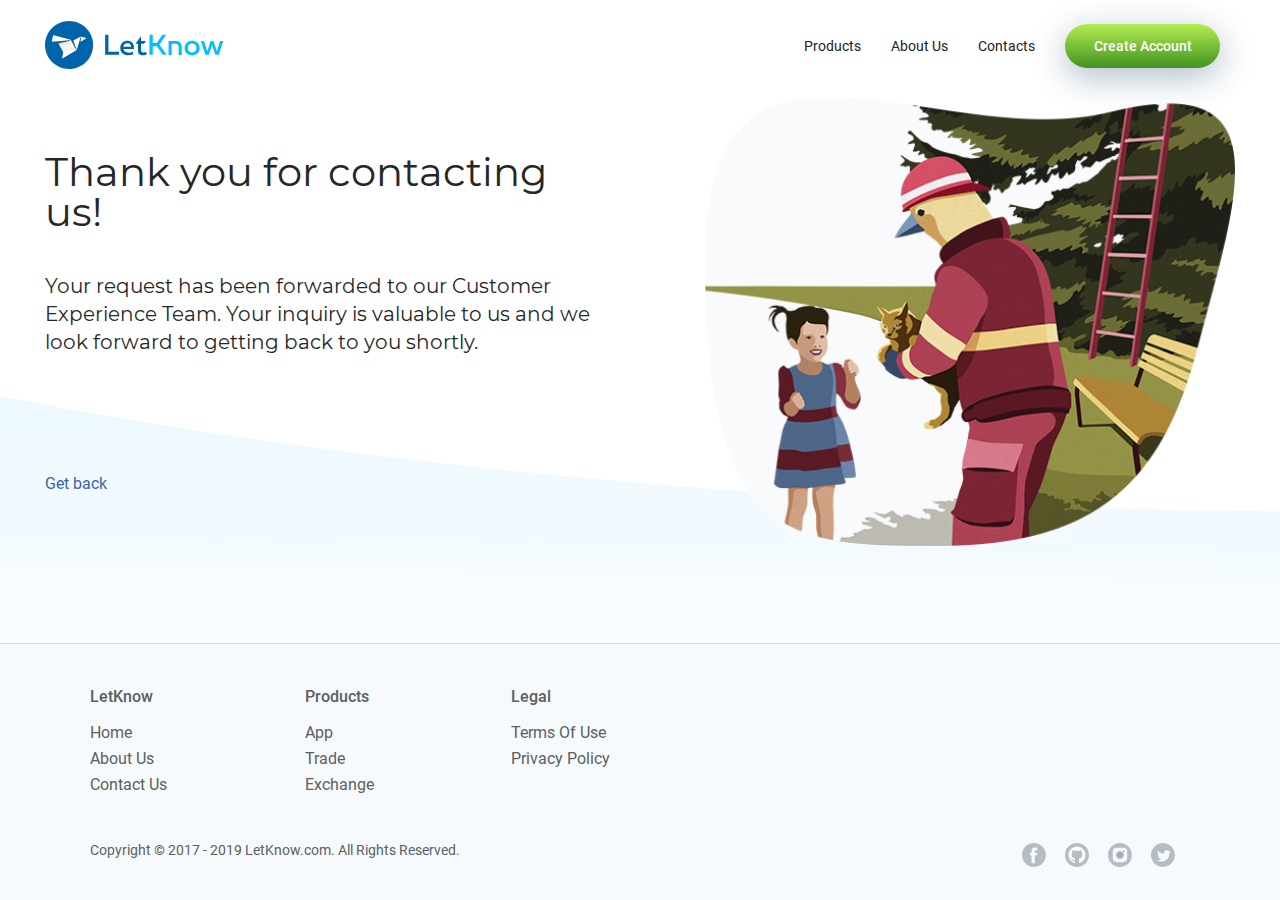
<file: send-page-thanks.html>
<!DOCTYPE html>
<html lang="en">
<head>
    <meta charset="UTF-8">
    <meta charset="utf-8">
    <meta http-equiv="X-UA-Compatible" content="IE=edge">
    <meta name="theme-color" content="#d24a43"/>
    <meta name="viewport" content="minimal-ui, user-scalable=no, width=device-width, initial-scale=1">
    <meta name="mobile-web-app-capable" content="yes">
    <meta name="apple-mobile-web-app-capable" content="yes">
    <title>Lkn</title>
    <link rel="stylesheet" href="style/jquery-ui.min.css">
    <link rel="stylesheet" href="style/common/common.css">

</head>
<body>

<div class="menu-mobile">
    <div class="header-block-menu">
        <div class="logo-mob">
            <a href="#">
                <img src="img/logo2.svg" alt="">
            </a>
        </div>

        <div class="close-btn">
            <svg width="13" height="13" viewBox="0 0 13 13" fill="none" xmlns="http://www.w3.org/2000/svg">
                <g clip-path="url(#clip0)">
                    <path fill-rule="evenodd" clip-rule="evenodd"
                          d="M11.857 2.2962L11.853 2.3002L8.04201 6.0752L11.729 9.7972C12.264 10.3372 12.262 11.2082 11.725 11.7452C11.187 12.2832 10.32 12.2812 9.78501 11.7402L6.09101 8.0082L2.29001 11.7742C1.79001 12.2692 0.950007 12.2322 0.410007 11.6932C-0.125993 11.1562 -0.160993 10.3202 0.333007 9.8262L0.337007 9.8222L4.15101 6.0482L0.461007 2.3202C-0.0719932 1.7812 -0.0699932 0.912204 0.466007 0.377203C1.00201 -0.159797 1.86701 -0.156796 2.40001 0.381204L6.10201 4.1172L9.90501 0.352203C10.404 -0.140797 11.241 -0.103797 11.78 0.434203C12.315 0.970203 12.35 1.8032 11.857 2.2962Z"
                          fill="#0064AA"/>
                </g>
                <defs>
                    <clipPath id="clip0">
                        <rect width="12.219" height="12.156" fill="white"/>
                    </clipPath>
                </defs>
            </svg>

        </div>
    </div>

    <div class="center-block">
        <div class="item1 item">
            <p class="header">Our Platforms</p>
            <a href="#">App</a>
            <a href="#">Trade</a>
            <a href="#">Exchange</a>
        </div>
        <div class="item2 item">
            <p class="header">Company</p>
            <a href="#">Contacts</a>
            <a href="#">About Us</a>
            <a href="#">Terms Of Use</a>
            <a href="#">Privacy Policy</a>
        </div>
    </div>

    <div class="footer">
        <div class="line1">
            <a href="#" class="social-links">
                <svg width="37" height="37" viewBox="0 0 24 24" fill="none" xmlns="http://www.w3.org/2000/svg">
                    <g clip-path="url(#r2)">
                        <path d="M11.97 23.94C18.5808 23.94 23.94 18.5808 23.94 11.97C23.94 5.35915 18.5808 0 11.97 0C5.35915 0 0 5.35915 0 11.97C0 18.5808 5.35915 23.94 11.97 23.94Z"
                              fill="#B3BDC3"/>
                        <path fill-rule="evenodd" clip-rule="evenodd"
                              d="M11.999 3.6001C7.36098 3.6001 3.59998 7.3601 3.59998 12.0001C3.59998 15.7111 6.00598 18.8591 9.34498 19.9701C9.76498 20.0471 9.91798 19.7881 9.91798 19.5651C9.91798 19.3661 9.91098 18.8371 9.90698 18.1371C7.56998 18.6441 7.07698 17.0111 7.07698 17.0111C6.69498 16.0401 6.14498 15.7821 6.14498 15.7821C5.38198 15.2611 6.20198 15.2711 6.20198 15.2711C7.04498 15.3311 7.48898 16.1371 7.48898 16.1371C8.23798 17.4201 9.45398 17.0501 9.93398 16.8351C10.01 16.2921 10.226 15.9221 10.467 15.7121C8.60198 15.5001 6.63998 14.7791 6.63998 11.5601C6.63998 10.6441 6.96798 9.8941 7.50498 9.3061C7.41898 9.0941 7.12998 8.2401 7.58698 7.0831C7.58698 7.0831 8.29298 6.8581 9.89798 7.9451C10.567 7.7581 11.286 7.6651 12 7.6621C12.713 7.6651 13.432 7.7581 14.103 7.9451C15.707 6.8581 16.411 7.0831 16.411 7.0831C16.869 8.2401 16.581 9.0941 16.494 9.3061C17.033 9.8941 17.358 10.6441 17.358 11.5601C17.358 14.7881 15.394 15.4971 13.522 15.7051C13.824 15.9651 14.093 16.4771 14.093 17.2611C14.093 18.3841 14.083 19.2901 14.083 19.5651C14.083 19.7901 14.234 20.0511 14.66 19.9691C17.995 18.8561 20.4 15.7101 20.4 12.0001C20.4 7.3601 16.639 3.6001 11.999 3.6001Z"
                              fill="white"/>
                    </g>
                    <defs>
                        <clipPath id="r2">
                            <rect width="23.94" height="23.94" fill="white"/>
                        </clipPath>
                    </defs>
                </svg>

            </a>
            <a href="#" class="social-links">
                <svg width="37" height="37" viewBox="0 0 24 24" fill="none" xmlns="http://www.w3.org/2000/svg">
                    <g clip-path="url(#r3)">
                        <path d="M11.95 14.1399C13.1319 14.1399 14.09 13.1818 14.09 11.9999C14.09 10.818 13.1319 9.85986 11.95 9.85986C10.7681 9.85986 9.81 10.818 9.81 11.9999C9.81 13.1818 10.7681 14.1399 11.95 14.1399Z"
                              fill="#B3BDC3"/>
                        <path d="M11.97 15.7198C14.0245 15.7198 15.69 14.0543 15.69 11.9998C15.69 9.94529 14.0245 8.27979 11.97 8.27979C9.9155 8.27979 8.25 9.94529 8.25 11.9998C8.25 14.0543 9.9155 15.7198 11.97 15.7198Z"
                              fill="#9DAFBD"/>
                        <path d="M15.8 9.07492C16.2915 9.07492 16.69 8.67646 16.69 8.18492C16.69 7.69339 16.2915 7.29492 15.8 7.29492C15.3084 7.29492 14.91 7.69339 14.91 8.18492C14.91 8.67646 15.3084 9.07492 15.8 9.07492Z"
                              fill="#9DAFBD"/>
                        <path fill-rule="evenodd" clip-rule="evenodd"
                              d="M11.968 23.935C5.358 23.935 0 18.577 0 11.967C0 5.358 5.358 0 11.968 0C18.577 0 23.935 5.358 23.935 11.967C23.935 18.577 18.577 23.935 11.968 23.935ZM19.167 8.433C19.167 6.43 17.537 4.801 15.534 4.801H8.4C6.398 4.801 4.769 6.43 4.769 8.433V15.567C4.769 17.57 6.398 19.199 8.4 19.199H15.534C17.537 19.199 19.167 17.57 19.167 15.567V8.433Z"
                              fill="#B3BDC3"/>
                    </g>
                    <defs>
                        <clipPath id="r3">
                            <rect width="23.94" height="23.94" fill="white"/>
                        </clipPath>
                    </defs>
                </svg>

            </a>
            <a href="#" class="social-links">
                <svg width="37" height="37" viewBox="0 0 24 24" fill="none" xmlns="http://www.w3.org/2000/svg">
                    <g clip-path="url(#r5)">
                        <path fill-rule="evenodd" clip-rule="evenodd"
                              d="M11.914 23.829C5.334 23.829 0 18.495 0 11.914C0 5.334 5.334 0 11.914 0C18.495 0 23.829 5.334 23.829 11.914C23.829 18.495 18.495 23.829 11.914 23.829ZM19.498 7.408C18.948 7.734 18.338 7.971 17.689 8.099C17.17 7.546 16.429 7.2 15.61 7.2C14.037 7.2 12.762 8.475 12.762 10.048C12.762 10.271 12.787 10.488 12.836 10.697C10.469 10.578 8.371 9.444 6.966 7.721C6.721 8.141 6.58 8.631 6.58 9.153C6.58 10.141 7.083 11.013 7.847 11.523C7.381 11.508 6.941 11.381 6.557 11.166C6.557 11.178 6.557 11.191 6.557 11.203C6.557 12.582 7.539 13.734 8.842 13.995C8.603 14.061 8.351 14.095 8.092 14.095C7.908 14.095 7.73 14.077 7.556 14.044C7.918 15.176 8.97 15.999 10.216 16.022C9.241 16.786 8.014 17.241 6.679 17.241C6.45 17.241 6.222 17.228 6 17.201C7.26 18.009 8.757 18.481 10.365 18.481C15.603 18.481 18.468 14.141 18.468 10.378C18.468 10.254 18.465 10.131 18.46 10.009C19.017 9.608 19.499 9.107 19.881 8.535C19.371 8.762 18.821 8.915 18.245 8.983C18.833 8.631 19.285 8.073 19.498 7.408Z"
                              fill="#B3BDC3"/>
                    </g>
                    <defs>
                        <clipPath id="r5">
                            <rect width="23.84" height="23.84" fill="white"/>
                        </clipPath>
                    </defs>
                </svg>


            </a>
            <a href="#" class="social-links">
                <svg width="37" height="37" viewBox="0 0 24 24" fill="none" xmlns="http://www.w3.org/2000/svg">
                    <g clip-path="url(#r1)">
                        <path fill-rule="evenodd" clip-rule="evenodd"
                              d="M11.914 23.829C5.334 23.829 0 18.495 0 11.914C0 5.334 5.334 0 11.914 0C18.495 0 23.829 5.334 23.829 11.914C23.829 18.495 18.495 23.829 11.914 23.829ZM15.198 4.632L12.812 4.622C10.164 4.622 9.563 6.605 9.563 7.872V9.644H8.031V12.381H9.563V20.17H12.784V12.381H14.91L15.191 9.646H12.784V8.035C12.784 7.431 13.183 7.289 13.467 7.289H15.198V4.632Z"
                              fill="#B3BDC3"/>
                    </g>
                    <defs>
                        <clipPath id="r1">
                            <rect width="23.84" height="23.84" fill="white"/>
                        </clipPath>
                    </defs>
                </svg>

            </a>

        </div>

        <p class="copy">
            Copyright © 2017 - 2019 LetKnow.com. All Rights Reserved.
        </p>
    </div>

</div>

<div class="main-wrapper send-page-thanks">


    <div class="logo-mob">
        <a href="#">
            <img src="img/logo.svg" alt="">
        </a>
    </div>

    <div class="mobile-menu_btn">
        <svg width="4" height="24" viewBox="0 0 4 24" fill="none" xmlns="http://www.w3.org/2000/svg">
            <path fill-rule="evenodd" clip-rule="evenodd"
                  d="M2 13.6C0.895 13.6 0 12.704 0 11.6C0 10.496 0.895 9.6 2 9.6C3.105 9.6 4 10.496 4 11.6C4 12.704 3.105 13.6 2 13.6ZM2 4C0.895 4 0 3.104 0 2C0 0.896 0.895 0 2 0C3.105 0 4 0.896 4 2C4 3.104 3.105 4 2 4ZM2 20C3.105 20 4 20.896 4 22C4 23.104 3.105 24 2 24C0.895 24 0 23.104 0 22C0 20.896 0.895 20 2 20Z"
                  fill="#0064AA"/>
        </svg>

    </div>

    <div class="static header-wrapper">
        <div class="content-wrapper">

            <div class="logo-wrapper">
                <a href="#">
                    <img src="img/logo.svg" alt="">
                </a>
            </div>

            <div class="right-links">
                <p class="item"><a href="#">Products</a></p>
                <p class="item"><a href="#">About Us</a></p>
                <p class="item"><a href="#">Contacts</a></p>

                <a href="#" style="text-decoration: none; height: min-content">
                    <div class="create-btn item">
                        <p>Create Account</p>
                    </div>
                </a>

            </div>
        </div>


    </div>

    <div class="main-content-wrapper">

        <div class="left">
            <h1 class="h1-title">Thank you for contacting us!</h1>
            <p class="reg-text">Your request has been forwarded to our Customer Experience Team. Your inquiry is
                valuable to us and we look forward to getting back to you shortly.</p>
            <a class="back-link" href="#">Get back</a>
        </div>

        <div class="right">
            <img src="img/con-us-th.png" alt="">
        </div>

    </div>

    <div class="footer">
        <div class="content-wrapper">
            <div class="top">
                <div class="left">
                    <div class="col1 col">
                        <p class="header-text">LetKnow</p>
                        <a class="reg-text">Home</a>
                        <a class="reg-text">About Us</a>
                        <a class="reg-text">Contact Us</a>
                    </div>
                    <div class="col2 col">
                        <p class="header-text">Products</p>
                        <a class="reg-text">App</a>
                        <a class="reg-text">Trade</a>
                        <a class="reg-text">Exchange</a>
                    </div>
                    <div class="col3 col">
                        <a class="header-text">Legal</a>
                        <a class="reg-text">Terms Of Use</a>
                        <a class="reg-text">Privacy Policy</a>
                    </div>

                </div>

                <div class="right">
                    <a href="#" class="social-links">
                        <svg width="37" height="37" viewBox="0 0 24 24" fill="none" xmlns="http://www.w3.org/2000/svg">
                            <g clip-path="url(#r1)">
                                <path fill-rule="evenodd" clip-rule="evenodd"
                                      d="M11.914 23.829C5.334 23.829 0 18.495 0 11.914C0 5.334 5.334 0 11.914 0C18.495 0 23.829 5.334 23.829 11.914C23.829 18.495 18.495 23.829 11.914 23.829ZM15.198 4.632L12.812 4.622C10.164 4.622 9.563 6.605 9.563 7.872V9.644H8.031V12.381H9.563V20.17H12.784V12.381H14.91L15.191 9.646H12.784V8.035C12.784 7.431 13.183 7.289 13.467 7.289H15.198V4.632Z"
                                      fill="#B3BDC3"/>
                            </g>
                            <defs>
                                <clipPath id="r1">
                                    <rect width="23.84" height="23.84" fill="white"/>
                                </clipPath>
                            </defs>
                        </svg>

                    </a>
                    <a href="#" class="social-links">
                        <svg width="37" height="37" viewBox="0 0 24 24" fill="none" xmlns="http://www.w3.org/2000/svg">
                            <g clip-path="url(#r2)">
                                <path d="M11.97 23.94C18.5808 23.94 23.94 18.5808 23.94 11.97C23.94 5.35915 18.5808 0 11.97 0C5.35915 0 0 5.35915 0 11.97C0 18.5808 5.35915 23.94 11.97 23.94Z"
                                      fill="#B3BDC3"/>
                                <path fill-rule="evenodd" clip-rule="evenodd"
                                      d="M11.999 3.6001C7.36098 3.6001 3.59998 7.3601 3.59998 12.0001C3.59998 15.7111 6.00598 18.8591 9.34498 19.9701C9.76498 20.0471 9.91798 19.7881 9.91798 19.5651C9.91798 19.3661 9.91098 18.8371 9.90698 18.1371C7.56998 18.6441 7.07698 17.0111 7.07698 17.0111C6.69498 16.0401 6.14498 15.7821 6.14498 15.7821C5.38198 15.2611 6.20198 15.2711 6.20198 15.2711C7.04498 15.3311 7.48898 16.1371 7.48898 16.1371C8.23798 17.4201 9.45398 17.0501 9.93398 16.8351C10.01 16.2921 10.226 15.9221 10.467 15.7121C8.60198 15.5001 6.63998 14.7791 6.63998 11.5601C6.63998 10.6441 6.96798 9.8941 7.50498 9.3061C7.41898 9.0941 7.12998 8.2401 7.58698 7.0831C7.58698 7.0831 8.29298 6.8581 9.89798 7.9451C10.567 7.7581 11.286 7.6651 12 7.6621C12.713 7.6651 13.432 7.7581 14.103 7.9451C15.707 6.8581 16.411 7.0831 16.411 7.0831C16.869 8.2401 16.581 9.0941 16.494 9.3061C17.033 9.8941 17.358 10.6441 17.358 11.5601C17.358 14.7881 15.394 15.4971 13.522 15.7051C13.824 15.9651 14.093 16.4771 14.093 17.2611C14.093 18.3841 14.083 19.2901 14.083 19.5651C14.083 19.7901 14.234 20.0511 14.66 19.9691C17.995 18.8561 20.4 15.7101 20.4 12.0001C20.4 7.3601 16.639 3.6001 11.999 3.6001Z"
                                      fill="white"/>
                            </g>
                            <defs>
                                <clipPath id="r2">
                                    <rect width="23.94" height="23.94" fill="white"/>
                                </clipPath>
                            </defs>
                        </svg>

                    </a>
                    <a href="#" class="social-links">
                        <svg width="37" height="37" viewBox="0 0 24 24" fill="none" xmlns="http://www.w3.org/2000/svg">
                            <g clip-path="url(#r3)">
                                <path d="M11.95 14.1399C13.1319 14.1399 14.09 13.1818 14.09 11.9999C14.09 10.818 13.1319 9.85986 11.95 9.85986C10.7681 9.85986 9.81 10.818 9.81 11.9999C9.81 13.1818 10.7681 14.1399 11.95 14.1399Z"
                                      fill="#B3BDC3"/>
                                <path d="M11.97 15.7198C14.0245 15.7198 15.69 14.0543 15.69 11.9998C15.69 9.94529 14.0245 8.27979 11.97 8.27979C9.9155 8.27979 8.25 9.94529 8.25 11.9998C8.25 14.0543 9.9155 15.7198 11.97 15.7198Z"
                                      fill="#9DAFBD"/>
                                <path d="M15.8 9.07492C16.2915 9.07492 16.69 8.67646 16.69 8.18492C16.69 7.69339 16.2915 7.29492 15.8 7.29492C15.3084 7.29492 14.91 7.69339 14.91 8.18492C14.91 8.67646 15.3084 9.07492 15.8 9.07492Z"
                                      fill="#9DAFBD"/>
                                <path fill-rule="evenodd" clip-rule="evenodd"
                                      d="M11.968 23.935C5.358 23.935 0 18.577 0 11.967C0 5.358 5.358 0 11.968 0C18.577 0 23.935 5.358 23.935 11.967C23.935 18.577 18.577 23.935 11.968 23.935ZM19.167 8.433C19.167 6.43 17.537 4.801 15.534 4.801H8.4C6.398 4.801 4.769 6.43 4.769 8.433V15.567C4.769 17.57 6.398 19.199 8.4 19.199H15.534C17.537 19.199 19.167 17.57 19.167 15.567V8.433Z"
                                      fill="#B3BDC3"/>
                            </g>
                            <defs>
                                <clipPath id="r3">
                                    <rect width="23.94" height="23.94" fill="white"/>
                                </clipPath>
                            </defs>
                        </svg>

                    </a>
                    <a href="#" class="social-links">
                        <svg width="37" height="37" viewBox="0 0 24 24" fill="none" xmlns="http://www.w3.org/2000/svg">
                            <g clip-path="url(#r5)">
                                <path fill-rule="evenodd" clip-rule="evenodd"
                                      d="M11.914 23.829C5.334 23.829 0 18.495 0 11.914C0 5.334 5.334 0 11.914 0C18.495 0 23.829 5.334 23.829 11.914C23.829 18.495 18.495 23.829 11.914 23.829ZM19.498 7.408C18.948 7.734 18.338 7.971 17.689 8.099C17.17 7.546 16.429 7.2 15.61 7.2C14.037 7.2 12.762 8.475 12.762 10.048C12.762 10.271 12.787 10.488 12.836 10.697C10.469 10.578 8.371 9.444 6.966 7.721C6.721 8.141 6.58 8.631 6.58 9.153C6.58 10.141 7.083 11.013 7.847 11.523C7.381 11.508 6.941 11.381 6.557 11.166C6.557 11.178 6.557 11.191 6.557 11.203C6.557 12.582 7.539 13.734 8.842 13.995C8.603 14.061 8.351 14.095 8.092 14.095C7.908 14.095 7.73 14.077 7.556 14.044C7.918 15.176 8.97 15.999 10.216 16.022C9.241 16.786 8.014 17.241 6.679 17.241C6.45 17.241 6.222 17.228 6 17.201C7.26 18.009 8.757 18.481 10.365 18.481C15.603 18.481 18.468 14.141 18.468 10.378C18.468 10.254 18.465 10.131 18.46 10.009C19.017 9.608 19.499 9.107 19.881 8.535C19.371 8.762 18.821 8.915 18.245 8.983C18.833 8.631 19.285 8.073 19.498 7.408Z"
                                      fill="#B3BDC3"/>
                            </g>
                            <defs>
                                <clipPath id="r5">
                                    <rect width="23.84" height="23.84" fill="white"/>
                                </clipPath>
                            </defs>
                        </svg>


                    </a>
                </div>
            </div>
            <div class="bottom">
                <div class="left">
                    <p>Copyright © 2017 - 2019 LetKnow.com. All Rights Reserved.</p>
                </div>
                <div class="right">
                    <a href="#" class="social-links">
                        <svg width="24" height="24" viewBox="0 0 24 24" fill="none" xmlns="http://www.w3.org/2000/svg">
                            <g clip-path="url(#r1)">
                                <path fill-rule="evenodd" clip-rule="evenodd"
                                      d="M11.914 23.829C5.334 23.829 0 18.495 0 11.914C0 5.334 5.334 0 11.914 0C18.495 0 23.829 5.334 23.829 11.914C23.829 18.495 18.495 23.829 11.914 23.829ZM15.198 4.632L12.812 4.622C10.164 4.622 9.563 6.605 9.563 7.872V9.644H8.031V12.381H9.563V20.17H12.784V12.381H14.91L15.191 9.646H12.784V8.035C12.784 7.431 13.183 7.289 13.467 7.289H15.198V4.632Z"
                                      fill="#B3BDC3"/>
                            </g>
                            <defs>
                                <clipPath id="r1">
                                    <rect width="23.84" height="23.84" fill="white"/>
                                </clipPath>
                            </defs>
                        </svg>

                    </a>
                    <a href="#" class="social-links">
                        <svg width="24" height="24" viewBox="0 0 24 24" fill="none" xmlns="http://www.w3.org/2000/svg">
                            <g clip-path="url(#r2)">
                                <path d="M11.97 23.94C18.5808 23.94 23.94 18.5808 23.94 11.97C23.94 5.35915 18.5808 0 11.97 0C5.35915 0 0 5.35915 0 11.97C0 18.5808 5.35915 23.94 11.97 23.94Z"
                                      fill="#B3BDC3"/>
                                <path fill-rule="evenodd" clip-rule="evenodd"
                                      d="M11.999 3.6001C7.36098 3.6001 3.59998 7.3601 3.59998 12.0001C3.59998 15.7111 6.00598 18.8591 9.34498 19.9701C9.76498 20.0471 9.91798 19.7881 9.91798 19.5651C9.91798 19.3661 9.91098 18.8371 9.90698 18.1371C7.56998 18.6441 7.07698 17.0111 7.07698 17.0111C6.69498 16.0401 6.14498 15.7821 6.14498 15.7821C5.38198 15.2611 6.20198 15.2711 6.20198 15.2711C7.04498 15.3311 7.48898 16.1371 7.48898 16.1371C8.23798 17.4201 9.45398 17.0501 9.93398 16.8351C10.01 16.2921 10.226 15.9221 10.467 15.7121C8.60198 15.5001 6.63998 14.7791 6.63998 11.5601C6.63998 10.6441 6.96798 9.8941 7.50498 9.3061C7.41898 9.0941 7.12998 8.2401 7.58698 7.0831C7.58698 7.0831 8.29298 6.8581 9.89798 7.9451C10.567 7.7581 11.286 7.6651 12 7.6621C12.713 7.6651 13.432 7.7581 14.103 7.9451C15.707 6.8581 16.411 7.0831 16.411 7.0831C16.869 8.2401 16.581 9.0941 16.494 9.3061C17.033 9.8941 17.358 10.6441 17.358 11.5601C17.358 14.7881 15.394 15.4971 13.522 15.7051C13.824 15.9651 14.093 16.4771 14.093 17.2611C14.093 18.3841 14.083 19.2901 14.083 19.5651C14.083 19.7901 14.234 20.0511 14.66 19.9691C17.995 18.8561 20.4 15.7101 20.4 12.0001C20.4 7.3601 16.639 3.6001 11.999 3.6001Z"
                                      fill="white"/>
                            </g>
                            <defs>
                                <clipPath id="r2">
                                    <rect width="23.94" height="23.94" fill="white"/>
                                </clipPath>
                            </defs>
                        </svg>

                    </a>
                    <a href="#" class="social-links">
                        <svg width="24" height="24" viewBox="0 0 24 24" fill="none" xmlns="http://www.w3.org/2000/svg">
                            <g clip-path="url(#r3)">
                                <path d="M11.95 14.1399C13.1319 14.1399 14.09 13.1818 14.09 11.9999C14.09 10.818 13.1319 9.85986 11.95 9.85986C10.7681 9.85986 9.81 10.818 9.81 11.9999C9.81 13.1818 10.7681 14.1399 11.95 14.1399Z"
                                      fill="#B3BDC3"/>
                                <path d="M11.97 15.7198C14.0245 15.7198 15.69 14.0543 15.69 11.9998C15.69 9.94529 14.0245 8.27979 11.97 8.27979C9.9155 8.27979 8.25 9.94529 8.25 11.9998C8.25 14.0543 9.9155 15.7198 11.97 15.7198Z"
                                      fill="#9DAFBD"/>
                                <path d="M15.8 9.07492C16.2915 9.07492 16.69 8.67646 16.69 8.18492C16.69 7.69339 16.2915 7.29492 15.8 7.29492C15.3084 7.29492 14.91 7.69339 14.91 8.18492C14.91 8.67646 15.3084 9.07492 15.8 9.07492Z"
                                      fill="#9DAFBD"/>
                                <path fill-rule="evenodd" clip-rule="evenodd"
                                      d="M11.968 23.935C5.358 23.935 0 18.577 0 11.967C0 5.358 5.358 0 11.968 0C18.577 0 23.935 5.358 23.935 11.967C23.935 18.577 18.577 23.935 11.968 23.935ZM19.167 8.433C19.167 6.43 17.537 4.801 15.534 4.801H8.4C6.398 4.801 4.769 6.43 4.769 8.433V15.567C4.769 17.57 6.398 19.199 8.4 19.199H15.534C17.537 19.199 19.167 17.57 19.167 15.567V8.433Z"
                                      fill="#B3BDC3"/>
                            </g>
                            <defs>
                                <clipPath id="r3">
                                    <rect width="23.94" height="23.94" fill="white"/>
                                </clipPath>
                            </defs>
                        </svg>

                    </a>
                    <a href="#" class="social-links">
                        <svg width="24" height="24" viewBox="0 0 24 24" fill="none" xmlns="http://www.w3.org/2000/svg">
                            <g clip-path="url(#r5)">
                                <path fill-rule="evenodd" clip-rule="evenodd"
                                      d="M11.914 23.829C5.334 23.829 0 18.495 0 11.914C0 5.334 5.334 0 11.914 0C18.495 0 23.829 5.334 23.829 11.914C23.829 18.495 18.495 23.829 11.914 23.829ZM19.498 7.408C18.948 7.734 18.338 7.971 17.689 8.099C17.17 7.546 16.429 7.2 15.61 7.2C14.037 7.2 12.762 8.475 12.762 10.048C12.762 10.271 12.787 10.488 12.836 10.697C10.469 10.578 8.371 9.444 6.966 7.721C6.721 8.141 6.58 8.631 6.58 9.153C6.58 10.141 7.083 11.013 7.847 11.523C7.381 11.508 6.941 11.381 6.557 11.166C6.557 11.178 6.557 11.191 6.557 11.203C6.557 12.582 7.539 13.734 8.842 13.995C8.603 14.061 8.351 14.095 8.092 14.095C7.908 14.095 7.73 14.077 7.556 14.044C7.918 15.176 8.97 15.999 10.216 16.022C9.241 16.786 8.014 17.241 6.679 17.241C6.45 17.241 6.222 17.228 6 17.201C7.26 18.009 8.757 18.481 10.365 18.481C15.603 18.481 18.468 14.141 18.468 10.378C18.468 10.254 18.465 10.131 18.46 10.009C19.017 9.608 19.499 9.107 19.881 8.535C19.371 8.762 18.821 8.915 18.245 8.983C18.833 8.631 19.285 8.073 19.498 7.408Z"
                                      fill="#B3BDC3"/>
                            </g>
                            <defs>
                                <clipPath id="r5">
                                    <rect width="23.84" height="23.84" fill="white"/>
                                </clipPath>
                            </defs>
                        </svg>


                    </a>
                </div>
            </div>
        </div>
    </div>

</div>

<script src="script/jquery.js"></script>
<script src="script/slick.js"></script>
<script src="script/TweenMax.min.js"></script>
<script src="script/TimelineMax.min.js"></script>
<script src="script/script.js"></script>

</body>
</html>
</file>
<file: style/common/common.css>
@charset "UTF-8";
html, body, div, span, applet, object, iframe,
h1, h2, h3, h4, h5, h6, p, blockquote, pre,
a, abbr, acronym, address, big, cite, code,
del, dfn, em, img, ins, kbd, q, s, samp,
small, strike, strong, sub, sup, tt, var,
b, u, i, center,
dl, dt, dd, ol, ul, li,
fieldset, form, label, legend,
table, caption, tbody, tfoot, thead, tr, th, td,
article, aside, canvas, details, embed,
figure, figcaption, footer, header, hgroup,
menu, nav, output, ruby, section, summary,
time, mark, audio, video {
  margin: 0;
  padding: 0;
  border: 0;
  font-size: 100%;
  font: inherit;
  vertical-align: baseline; }

/* HTML5 display-role reset for older browsers */
article, aside, details, figcaption, figure,
footer, header, hgroup, menu, nav, section {
  display: block; }

body {
  line-height: 1; }

ol, ul {
  list-style: none; }

blockquote, q {
  quotes: none; }

blockquote:before, blockquote:after,
q:before, q:after {
  content: '';
  content: none; }

table {
  border-collapse: collapse;
  border-spacing: 0; }

* {
  margin: 0;
  padding: 0;
  box-sizing: border-box;
  font-family: "Roboto-Regular"; }

@media screen and (max-width: 830px) {
  body {
    margin-top: 60px; } }
body.mobile * {
  cursor: none !important;
  outline: none !important; }

@font-face {
  font-family: 'Montserrat-Light';
  src: url("../../fonts/Montserrat-Light.woff2") format("woff2"), url("../../fonts/Montserrat-Light.woff") format("woff");
  font-weight: 300;
  font-style: normal; }
@font-face {
  font-family: 'Montserrat-Bold';
  src: url("../../fonts/Montserrat-Bold.woff2") format("woff2"), url("../../fonts/Montserrat-Bold.woff") format("woff");
  font-weight: bold;
  font-style: normal; }
@font-face {
  font-family: 'Montserrat-Medium';
  src: url("../../fonts/Montserrat-Medium.woff2") format("woff2"), url("../../fonts/Montserrat-Medium.woff") format("woff");
  font-weight: 500;
  font-style: normal; }
@font-face {
  font-family: 'Montserrat-Regular';
  src: url("../../fonts/Montserrat-Regular.woff2") format("woff2"), url("../../fonts/Montserrat-Regular.woff") format("woff");
  font-weight: normal;
  font-style: normal; }
@font-face {
  font-family: 'Montserrat-SemiBold';
  src: url("../../fonts/Montserrat-SemiBold.woff2") format("woff2"), url("../../fonts/Montserrat-SemiBold.woff") format("woff");
  font-weight: 600;
  font-style: normal; }
@font-face {
  font-family: 'Roboto-Bold';
  src: url("../../fonts/Roboto-Bold.woff2") format("woff2"), url("../../fonts/Roboto-Bold.woff") format("woff");
  font-weight: bold;
  font-style: normal; }
@font-face {
  font-family: 'Roboto-Regular';
  src: url("../../fonts/Roboto-Regular.woff2") format("woff2"), url("../../fonts/Roboto-Regular.woff") format("woff");
  font-weight: normal;
  font-style: normal; }
@font-face {
  font-family: 'Roboto-Medium';
  src: url("../../fonts/Roboto-Medium.woff2") format("woff2"), url("../../fonts/Roboto-Medium.woff") format("woff");
  font-weight: 500;
  font-style: normal; }
@font-face {
  font-family: 'Roboto-Light';
  src: url("../../fonts/Roboto-Light.woff2") format("woff2"), url("../../fonts/Roboto-Light.woff") format("woff");
  font-weight: 300;
  font-style: normal; }
/* Slider */
.slick-slider {
  position: relative;
  display: block;
  box-sizing: border-box;
  -webkit-touch-callout: none;
  -webkit-user-select: none;
  -khtml-user-select: none;
  -moz-user-select: none;
  -ms-user-select: none;
  user-select: none;
  -ms-touch-action: pan-y;
  touch-action: pan-y;
  -webkit-tap-highlight-color: transparent; }

.slick-list {
  position: relative;
  overflow: hidden;
  display: block;
  margin: 0;
  padding: 0; }
  .slick-list:focus {
    outline: none; }
  .slick-list.dragging {
    cursor: pointer;
    cursor: hand; }

.slick-slider .slick-track,
.slick-slider .slick-list {
  -webkit-transform: translate3d(0, 0, 0);
  -moz-transform: translate3d(0, 0, 0);
  -ms-transform: translate3d(0, 0, 0);
  -o-transform: translate3d(0, 0, 0);
  transform: translate3d(0, 0, 0); }

.slick-track {
  position: relative;
  left: 0;
  top: 0;
  display: block;
  margin-left: auto;
  margin-right: auto; }
  .slick-track:before, .slick-track:after {
    content: "";
    display: table; }
  .slick-track:after {
    clear: both; }
  .slick-loading .slick-track {
    visibility: hidden; }

.slick-slide {
  float: left;
  height: 100%;
  min-height: 1px;
  display: none; }
  [dir="rtl"] .slick-slide {
    float: right; }
  .slick-slide img {
    display: block; }
  .slick-slide.slick-loading img {
    display: none; }
  .slick-slide.dragging img {
    pointer-events: none; }
  .slick-initialized .slick-slide {
    display: block; }
  .slick-loading .slick-slide {
    visibility: hidden; }
  .slick-vertical .slick-slide {
    display: block;
    height: auto;
    border: 1px solid transparent; }

.slick-arrow.slick-hidden {
  display: none; }

/* Slider */
.slick-loading .slick-list {
  background: #fff url("./ajax-loader.gif") center center no-repeat; }

/* Icons */
@font-face {
  font-family: "slick";
  src: url("./fonts/slick.eot");
  src: url("./fonts/slick.eot?#iefix") format("embedded-opentype"), url("./fonts/slick.woff") format("woff"), url("./fonts/slick.ttf") format("truetype"), url("./fonts/slick.svg#slick") format("svg");
  font-weight: normal;
  font-style: normal; }
/* Arrows */
.slick-prev,
.slick-next {
  position: absolute;
  display: block;
  height: 20px;
  width: 20px;
  line-height: 0px;
  font-size: 0px;
  cursor: pointer;
  background: transparent;
  color: transparent;
  top: 50%;
  -webkit-transform: translate(0, -50%);
  -ms-transform: translate(0, -50%);
  transform: translate(0, -50%);
  padding: 0;
  border: none;
  outline: none; }
  .slick-prev:hover, .slick-prev:focus,
  .slick-next:hover,
  .slick-next:focus {
    outline: none;
    background: transparent;
    color: transparent; }
    .slick-prev:hover:before, .slick-prev:focus:before,
    .slick-next:hover:before,
    .slick-next:focus:before {
      opacity: 1; }
  .slick-prev.slick-disabled:before,
  .slick-next.slick-disabled:before {
    opacity: 0.25; }
  .slick-prev:before,
  .slick-next:before {
    font-family: "slick";
    font-size: 20px;
    line-height: 1;
    color: white;
    opacity: 0.75;
    -webkit-font-smoothing: antialiased;
    -moz-osx-font-smoothing: grayscale; }

.slick-prev {
  left: -25px; }
  [dir="rtl"] .slick-prev {
    left: auto;
    right: -25px; }
  .slick-prev:before {
    content: "←"; }
    [dir="rtl"] .slick-prev:before {
      content: "→"; }

.slick-next {
  right: -25px; }
  [dir="rtl"] .slick-next {
    left: -25px;
    right: auto; }
  .slick-next:before {
    content: "→"; }
    [dir="rtl"] .slick-next:before {
      content: "←"; }

/* Dots */
.slick-dotted.slick-slider {
  margin-bottom: 30px; }

.slick-dots {
  position: absolute;
  bottom: -25px;
  list-style: none;
  display: block;
  text-align: center;
  padding: 0;
  margin: 0;
  width: 100%; }
  .slick-dots li {
    position: relative;
    display: inline-block;
    width: 10px;
    height: 10px;
    margin: 0 5px;
    padding: 0;
    cursor: pointer; }
    .slick-dots li.slick-active {
      width: 24px;
      height: 10px; }
    .slick-dots li button {
      border: 0;
      background: transparent;
      display: block;
      height: 20px;
      width: 20px;
      outline: none;
      line-height: 0px;
      font-size: 0px;
      color: transparent;
      padding: 5px;
      cursor: pointer; }
      .slick-dots li button:hover, .slick-dots li button:focus {
        outline: none; }
        .slick-dots li button:hover:before, .slick-dots li button:focus:before {
          opacity: 1; }
      .slick-dots li button:before {
        position: absolute;
        top: 0;
        left: 0;
        content: "";
        width: 10px;
        height: 10px;
        font-family: "slick";
        font-size: 36px;
        line-height: 20px;
        text-align: center;
        background: #b3bdc3;
        border-radius: 5px;
        opacity: 0.25;
        -webkit-font-smoothing: antialiased;
        -moz-osx-font-smoothing: grayscale;
        transition: all 0.2s ease; }
    .slick-dots li.slick-active button:before {
      background: #00beff;
      border-radius: 5px;
      width: 24px;
      height: 10px;
      opacity: 0.75; }

.mobile-block-header {
  display: none;
  position: fixed;
  left: 0;
  top: 0;
  background: rgba(255, 255, 255, 0.9);
  width: 100%;
  height: 60px;
  z-index: 21;
  box-shadow: 0 2px 12px 0 rgba(231, 240, 246, 0.85); }
  @media screen and (max-width: 830px) {
    .mobile-block-header {
      display: block; } }
  .mobile-block-header.static {
    opacity: 0; }
  .mobile-block-header.active {
    opacity: 0.95; }

.header-placebo {
  position: relative;
  width: 100%;
  opacity: 0;
  height: 92px; }

.header-wrapper {
  z-index: 30;
  background: none;
  width: 100%;
  opacity: 0;
  transition: opacity 0.3s ease;
  position: fixed;
  left: 0;
  top: 0; }
  .header-wrapper.static {
    opacity: 1; }
  .header-wrapper.active {
    background: white;
    opacity: 0.95;
    box-shadow: 0 2px 12px 0 rgba(231, 240, 246, 0.85);
    position: fixed;
    left: 0;
    top: 0; }
  @media screen and (max-width: 830px) {
    .header-wrapper {
      display: none; } }
  .header-wrapper .content-wrapper {
    max-width: 1440px;
    height: 92px;
    margin: 0 auto;
    width: 100%;
    display: flex;
    flex-direction: row;
    justify-content: space-between;
    align-items: center;
    padding: 0 45px; }
  .header-wrapper .right-links {
    display: flex;
    flex-direction: row;
    align-items: center; }
    .header-wrapper .right-links .item {
      cursor: pointer;
      margin: 0 15px; }
      .header-wrapper .right-links .item a {
        text-decoration: none;
        font-family: "Roboto-Regular";
        color: #212121;
        font-size: 14px;
        transition: color 0.2s ease; }
      .header-wrapper .right-links .item:hover a {
        font-family: "Roboto-Medium";
        color: #0064AA; }
      @media screen and (max-width: 961px) {
        .header-wrapper .right-links .item {
          inline-size: min-content; } }
    .header-wrapper .right-links .create-btn {
      margin: 0 15px 0 15px;
      display: flex;
      justify-content: center;
      align-items: center;
      border-radius: 22px;
      background-image: linear-gradient(180deg, #B4EC51 0%, #429321 100%);
      box-shadow: 0 9px 34px 0 rgba(5, 48, 95, 0.32);
      width: 155px;
      height: 44px; }
      .header-wrapper .right-links .create-btn p {
        font-family: "Roboto-Medium";
        font-size: 14px;
        color: white; }
      .header-wrapper .right-links .create-btn:hover {
        text-decoration: none;
        background-image: none;
        background: #7ED321;
        box-shadow: 0 4px 10px 0 rgba(5, 48, 95, 0.45); }

.main-wrapper {
  display: flex;
  flex-direction: column;
  align-self: center;
  margin: 0 auto;
  overflow: hidden;
  position: relative; }
  .main-wrapper .to-top-btn {
    display: none;
    justify-content: center;
    align-items: center;
    z-index: 30;
    width: 60px;
    height: 60px;
    border-radius: 50%;
    background-color: #f7fafc;
    box-shadow: 0 9px 34px 0 rgba(5, 48, 95, 0.13);
    position: fixed;
    right: 20px;
    bottom: 20px; }
    .main-wrapper .to-top-btn.active {
      display: flex; }
    @media screen and (min-width: 831px) {
      .main-wrapper .to-top-btn {
        display: none; }
        .main-wrapper .to-top-btn.active {
          display: none; } }
  .main-wrapper .logo-mob {
    display: none;
    position: fixed;
    left: 15px;
    top: 15px;
    z-index: 50; }
    .main-wrapper .logo-mob img {
      max-width: 125px;
      width: 100%;
      height: auto; }
    @media screen and (max-width: 830px) {
      .main-wrapper .logo-mob {
        display: block; } }
  .main-wrapper .mobile-menu_btn {
    display: none;
    position: fixed;
    right: 15px;
    top: 15px;
    z-index: 30;
    width: 30px;
    height: 30px;
    border-radius: 50%; }
    @media screen and (max-width: 830px) {
      .main-wrapper .mobile-menu_btn {
        display: flex;
        justify-content: center;
        align-items: center; } }
  .main-wrapper .section1.active {
    margin-top: 92px; }
  @media screen and (max-width: 830px) {
    .main-wrapper .section1 {
      margin-top: 0; } }
  .main-wrapper .section1 .content-wrapper {
    position: relative; }
    .main-wrapper .section1 .content-wrapper .slide1,
    .main-wrapper .section1 .content-wrapper .slide2,
    .main-wrapper .section1 .content-wrapper .slide3,
    .main-wrapper .section1 .content-wrapper .slide4,
    .main-wrapper .section1 .content-wrapper .slide5,
    .main-wrapper .section1 .content-wrapper .slide6,
    .main-wrapper .section1 .content-wrapper .slide7 {
      width: 100%;
      padding: 70px 0;
      min-height: 500px;
      height: 100%;
      transition: all 0.5s ease; }
      .main-wrapper .section1 .content-wrapper .slide1 .tablet,
      .main-wrapper .section1 .content-wrapper .slide2 .tablet,
      .main-wrapper .section1 .content-wrapper .slide3 .tablet,
      .main-wrapper .section1 .content-wrapper .slide4 .tablet,
      .main-wrapper .section1 .content-wrapper .slide5 .tablet,
      .main-wrapper .section1 .content-wrapper .slide6 .tablet,
      .main-wrapper .section1 .content-wrapper .slide7 .tablet {
        display: none;
        min-height: 350px;
        max-height: 350px;
        height: 100%;
        width: 100%; }
        @media screen and (max-width: 830px) {
          .main-wrapper .section1 .content-wrapper .slide1 .tablet,
          .main-wrapper .section1 .content-wrapper .slide2 .tablet,
          .main-wrapper .section1 .content-wrapper .slide3 .tablet,
          .main-wrapper .section1 .content-wrapper .slide4 .tablet,
          .main-wrapper .section1 .content-wrapper .slide5 .tablet,
          .main-wrapper .section1 .content-wrapper .slide6 .tablet,
          .main-wrapper .section1 .content-wrapper .slide7 .tablet {
            display: flex; } }
      @media screen and (max-width: 830px) {
        .main-wrapper .section1 .content-wrapper .slide1,
        .main-wrapper .section1 .content-wrapper .slide2,
        .main-wrapper .section1 .content-wrapper .slide3,
        .main-wrapper .section1 .content-wrapper .slide4,
        .main-wrapper .section1 .content-wrapper .slide5,
        .main-wrapper .section1 .content-wrapper .slide6,
        .main-wrapper .section1 .content-wrapper .slide7 {
          padding: 0;
          display: flex !important;
          min-height: 1px; } }
      .main-wrapper .section1 .content-wrapper .slide1 .text-wrapper,
      .main-wrapper .section1 .content-wrapper .slide2 .text-wrapper,
      .main-wrapper .section1 .content-wrapper .slide3 .text-wrapper,
      .main-wrapper .section1 .content-wrapper .slide4 .text-wrapper,
      .main-wrapper .section1 .content-wrapper .slide5 .text-wrapper,
      .main-wrapper .section1 .content-wrapper .slide6 .text-wrapper,
      .main-wrapper .section1 .content-wrapper .slide7 .text-wrapper {
        position: relative;
        max-width: 1100px;
        width: 100%;
        margin: 0 auto;
        min-height: 500px;
        height: 100%; }
        @media screen and (max-width: 1180px) {
          .main-wrapper .section1 .content-wrapper .slide1 .text-wrapper,
          .main-wrapper .section1 .content-wrapper .slide2 .text-wrapper,
          .main-wrapper .section1 .content-wrapper .slide3 .text-wrapper,
          .main-wrapper .section1 .content-wrapper .slide4 .text-wrapper,
          .main-wrapper .section1 .content-wrapper .slide5 .text-wrapper,
          .main-wrapper .section1 .content-wrapper .slide6 .text-wrapper,
          .main-wrapper .section1 .content-wrapper .slide7 .text-wrapper {
            margin: 0;
            padding: 0 45px; } }
        @media screen and (max-width: 1024px) {
          .main-wrapper .section1 .content-wrapper .slide1 .text-wrapper,
          .main-wrapper .section1 .content-wrapper .slide2 .text-wrapper,
          .main-wrapper .section1 .content-wrapper .slide3 .text-wrapper,
          .main-wrapper .section1 .content-wrapper .slide4 .text-wrapper,
          .main-wrapper .section1 .content-wrapper .slide5 .text-wrapper,
          .main-wrapper .section1 .content-wrapper .slide6 .text-wrapper,
          .main-wrapper .section1 .content-wrapper .slide7 .text-wrapper {
            min-height: 570px; } }
        @media screen and (max-width: 830px) {
          .main-wrapper .section1 .content-wrapper .slide1 .text-wrapper,
          .main-wrapper .section1 .content-wrapper .slide2 .text-wrapper,
          .main-wrapper .section1 .content-wrapper .slide3 .text-wrapper,
          .main-wrapper .section1 .content-wrapper .slide4 .text-wrapper,
          .main-wrapper .section1 .content-wrapper .slide5 .text-wrapper,
          .main-wrapper .section1 .content-wrapper .slide6 .text-wrapper,
          .main-wrapper .section1 .content-wrapper .slide7 .text-wrapper {
            min-height: 1px; } }
        @media screen and (max-width: 500px) {
          .main-wrapper .section1 .content-wrapper .slide1 .text-wrapper,
          .main-wrapper .section1 .content-wrapper .slide2 .text-wrapper,
          .main-wrapper .section1 .content-wrapper .slide3 .text-wrapper,
          .main-wrapper .section1 .content-wrapper .slide4 .text-wrapper,
          .main-wrapper .section1 .content-wrapper .slide5 .text-wrapper,
          .main-wrapper .section1 .content-wrapper .slide6 .text-wrapper,
          .main-wrapper .section1 .content-wrapper .slide7 .text-wrapper {
            padding: 0; } }
        .main-wrapper .section1 .content-wrapper .slide1 .text-wrapper .text-item,
        .main-wrapper .section1 .content-wrapper .slide2 .text-wrapper .text-item,
        .main-wrapper .section1 .content-wrapper .slide3 .text-wrapper .text-item,
        .main-wrapper .section1 .content-wrapper .slide4 .text-wrapper .text-item,
        .main-wrapper .section1 .content-wrapper .slide5 .text-wrapper .text-item,
        .main-wrapper .section1 .content-wrapper .slide6 .text-wrapper .text-item,
        .main-wrapper .section1 .content-wrapper .slide7 .text-wrapper .text-item {
          max-width: 535px;
          width: 100%;
          min-height: 500px;
          height: 100%;
          display: flex;
          flex-direction: column;
          justify-content: flex-start; }
          @media screen and (max-width: 1024px) {
            .main-wrapper .section1 .content-wrapper .slide1 .text-wrapper .text-item,
            .main-wrapper .section1 .content-wrapper .slide2 .text-wrapper .text-item,
            .main-wrapper .section1 .content-wrapper .slide3 .text-wrapper .text-item,
            .main-wrapper .section1 .content-wrapper .slide4 .text-wrapper .text-item,
            .main-wrapper .section1 .content-wrapper .slide5 .text-wrapper .text-item,
            .main-wrapper .section1 .content-wrapper .slide6 .text-wrapper .text-item,
            .main-wrapper .section1 .content-wrapper .slide7 .text-wrapper .text-item {
              min-height: 550px;
              max-width: 400px; } }
          @media screen and (max-width: 830px) {
            .main-wrapper .section1 .content-wrapper .slide1 .text-wrapper .text-item,
            .main-wrapper .section1 .content-wrapper .slide2 .text-wrapper .text-item,
            .main-wrapper .section1 .content-wrapper .slide3 .text-wrapper .text-item,
            .main-wrapper .section1 .content-wrapper .slide4 .text-wrapper .text-item,
            .main-wrapper .section1 .content-wrapper .slide5 .text-wrapper .text-item,
            .main-wrapper .section1 .content-wrapper .slide6 .text-wrapper .text-item,
            .main-wrapper .section1 .content-wrapper .slide7 .text-wrapper .text-item {
              min-height: 1px;
              max-width: 830px;
              justify-content: flex-end; } }
          .main-wrapper .section1 .content-wrapper .slide1 .text-wrapper .text-item .nav-wrapper,
          .main-wrapper .section1 .content-wrapper .slide2 .text-wrapper .text-item .nav-wrapper,
          .main-wrapper .section1 .content-wrapper .slide3 .text-wrapper .text-item .nav-wrapper,
          .main-wrapper .section1 .content-wrapper .slide4 .text-wrapper .text-item .nav-wrapper,
          .main-wrapper .section1 .content-wrapper .slide5 .text-wrapper .text-item .nav-wrapper,
          .main-wrapper .section1 .content-wrapper .slide6 .text-wrapper .text-item .nav-wrapper,
          .main-wrapper .section1 .content-wrapper .slide7 .text-wrapper .text-item .nav-wrapper {
            display: flex;
            flex-direction: row;
            margin-bottom: 70px; }
            .main-wrapper .section1 .content-wrapper .slide1 .text-wrapper .text-item .nav-wrapper :hover,
            .main-wrapper .section1 .content-wrapper .slide2 .text-wrapper .text-item .nav-wrapper :hover,
            .main-wrapper .section1 .content-wrapper .slide3 .text-wrapper .text-item .nav-wrapper :hover,
            .main-wrapper .section1 .content-wrapper .slide4 .text-wrapper .text-item .nav-wrapper :hover,
            .main-wrapper .section1 .content-wrapper .slide5 .text-wrapper .text-item .nav-wrapper :hover,
            .main-wrapper .section1 .content-wrapper .slide6 .text-wrapper .text-item .nav-wrapper :hover,
            .main-wrapper .section1 .content-wrapper .slide7 .text-wrapper .text-item .nav-wrapper :hover {
              cursor: pointer; }
            @media screen and (max-width: 830px) {
              .main-wrapper .section1 .content-wrapper .slide1 .text-wrapper .text-item .nav-wrapper,
              .main-wrapper .section1 .content-wrapper .slide2 .text-wrapper .text-item .nav-wrapper,
              .main-wrapper .section1 .content-wrapper .slide3 .text-wrapper .text-item .nav-wrapper,
              .main-wrapper .section1 .content-wrapper .slide4 .text-wrapper .text-item .nav-wrapper,
              .main-wrapper .section1 .content-wrapper .slide5 .text-wrapper .text-item .nav-wrapper,
              .main-wrapper .section1 .content-wrapper .slide6 .text-wrapper .text-item .nav-wrapper,
              .main-wrapper .section1 .content-wrapper .slide7 .text-wrapper .text-item .nav-wrapper {
                order: 3;
                justify-content: center;
                margin-top: 18px;
                margin-bottom: 0; } }
            @media screen and (max-width: 360px) {
              .main-wrapper .section1 .content-wrapper .slide1 .text-wrapper .text-item .nav-wrapper,
              .main-wrapper .section1 .content-wrapper .slide2 .text-wrapper .text-item .nav-wrapper,
              .main-wrapper .section1 .content-wrapper .slide3 .text-wrapper .text-item .nav-wrapper,
              .main-wrapper .section1 .content-wrapper .slide4 .text-wrapper .text-item .nav-wrapper,
              .main-wrapper .section1 .content-wrapper .slide5 .text-wrapper .text-item .nav-wrapper,
              .main-wrapper .section1 .content-wrapper .slide6 .text-wrapper .text-item .nav-wrapper,
              .main-wrapper .section1 .content-wrapper .slide7 .text-wrapper .text-item .nav-wrapper {
                margin-top: 12px; } }
            .main-wrapper .section1 .content-wrapper .slide1 .text-wrapper .text-item .nav-wrapper .current,
            .main-wrapper .section1 .content-wrapper .slide2 .text-wrapper .text-item .nav-wrapper .current,
            .main-wrapper .section1 .content-wrapper .slide3 .text-wrapper .text-item .nav-wrapper .current,
            .main-wrapper .section1 .content-wrapper .slide4 .text-wrapper .text-item .nav-wrapper .current,
            .main-wrapper .section1 .content-wrapper .slide5 .text-wrapper .text-item .nav-wrapper .current,
            .main-wrapper .section1 .content-wrapper .slide6 .text-wrapper .text-item .nav-wrapper .current,
            .main-wrapper .section1 .content-wrapper .slide7 .text-wrapper .text-item .nav-wrapper .current {
              width: 24px;
              height: 10px;
              border-radius: 5px;
              background-color: #00beff;
              margin-right: 10px; }
            .main-wrapper .section1 .content-wrapper .slide1 .text-wrapper .text-item .nav-wrapper .next-stage,
            .main-wrapper .section1 .content-wrapper .slide2 .text-wrapper .text-item .nav-wrapper .next-stage,
            .main-wrapper .section1 .content-wrapper .slide3 .text-wrapper .text-item .nav-wrapper .next-stage,
            .main-wrapper .section1 .content-wrapper .slide4 .text-wrapper .text-item .nav-wrapper .next-stage,
            .main-wrapper .section1 .content-wrapper .slide5 .text-wrapper .text-item .nav-wrapper .next-stage,
            .main-wrapper .section1 .content-wrapper .slide6 .text-wrapper .text-item .nav-wrapper .next-stage,
            .main-wrapper .section1 .content-wrapper .slide7 .text-wrapper .text-item .nav-wrapper .next-stage {
              width: 10px;
              height: 10px;
              border-radius: 50%;
              background-color: #b3bdc3;
              margin-right: 10px; }
          .main-wrapper .section1 .content-wrapper .slide1 .text-wrapper .text-item .h1-title,
          .main-wrapper .section1 .content-wrapper .slide2 .text-wrapper .text-item .h1-title,
          .main-wrapper .section1 .content-wrapper .slide3 .text-wrapper .text-item .h1-title,
          .main-wrapper .section1 .content-wrapper .slide4 .text-wrapper .text-item .h1-title,
          .main-wrapper .section1 .content-wrapper .slide5 .text-wrapper .text-item .h1-title,
          .main-wrapper .section1 .content-wrapper .slide6 .text-wrapper .text-item .h1-title,
          .main-wrapper .section1 .content-wrapper .slide7 .text-wrapper .text-item .h1-title {
            padding-top: 0px;
            max-width: 340px;
            color: #212121;
            font-family: "Montserrat-Medium";
            margin-bottom: 20px;
            font-size: 36px;
            letter-spacing: 0;
            line-height: 48px; }
            @media screen and (max-width: 1024px) {
              .main-wrapper .section1 .content-wrapper .slide1 .text-wrapper .text-item .h1-title,
              .main-wrapper .section1 .content-wrapper .slide2 .text-wrapper .text-item .h1-title,
              .main-wrapper .section1 .content-wrapper .slide3 .text-wrapper .text-item .h1-title,
              .main-wrapper .section1 .content-wrapper .slide4 .text-wrapper .text-item .h1-title,
              .main-wrapper .section1 .content-wrapper .slide5 .text-wrapper .text-item .h1-title,
              .main-wrapper .section1 .content-wrapper .slide6 .text-wrapper .text-item .h1-title,
              .main-wrapper .section1 .content-wrapper .slide7 .text-wrapper .text-item .h1-title {
                font-size: 36px; } }
            @media screen and (max-width: 830px) {
              .main-wrapper .section1 .content-wrapper .slide1 .text-wrapper .text-item .h1-title,
              .main-wrapper .section1 .content-wrapper .slide2 .text-wrapper .text-item .h1-title,
              .main-wrapper .section1 .content-wrapper .slide3 .text-wrapper .text-item .h1-title,
              .main-wrapper .section1 .content-wrapper .slide4 .text-wrapper .text-item .h1-title,
              .main-wrapper .section1 .content-wrapper .slide5 .text-wrapper .text-item .h1-title,
              .main-wrapper .section1 .content-wrapper .slide6 .text-wrapper .text-item .h1-title,
              .main-wrapper .section1 .content-wrapper .slide7 .text-wrapper .text-item .h1-title {
                text-align: center;
                max-width: 830px !important; } }
            @media screen and (max-width: 500px) {
              .main-wrapper .section1 .content-wrapper .slide1 .text-wrapper .text-item .h1-title,
              .main-wrapper .section1 .content-wrapper .slide2 .text-wrapper .text-item .h1-title,
              .main-wrapper .section1 .content-wrapper .slide3 .text-wrapper .text-item .h1-title,
              .main-wrapper .section1 .content-wrapper .slide4 .text-wrapper .text-item .h1-title,
              .main-wrapper .section1 .content-wrapper .slide5 .text-wrapper .text-item .h1-title,
              .main-wrapper .section1 .content-wrapper .slide6 .text-wrapper .text-item .h1-title,
              .main-wrapper .section1 .content-wrapper .slide7 .text-wrapper .text-item .h1-title {
                font-size: 28px;
                letter-spacing: 0;
                text-align: center;
                line-height: 36px;
                padding: 0 10px; } }
          .main-wrapper .section1 .content-wrapper .slide1 .text-wrapper .text-item .reg-text,
          .main-wrapper .section1 .content-wrapper .slide2 .text-wrapper .text-item .reg-text,
          .main-wrapper .section1 .content-wrapper .slide3 .text-wrapper .text-item .reg-text,
          .main-wrapper .section1 .content-wrapper .slide4 .text-wrapper .text-item .reg-text,
          .main-wrapper .section1 .content-wrapper .slide5 .text-wrapper .text-item .reg-text,
          .main-wrapper .section1 .content-wrapper .slide6 .text-wrapper .text-item .reg-text,
          .main-wrapper .section1 .content-wrapper .slide7 .text-wrapper .text-item .reg-text {
            font-size: 18px;
            color: #212121;
            letter-spacing: 0;
            line-height: 30px;
            font-family: "Montserrat-Regular"; }
            @media screen and (max-width: 1024px) {
              .main-wrapper .section1 .content-wrapper .slide1 .text-wrapper .text-item .reg-text,
              .main-wrapper .section1 .content-wrapper .slide2 .text-wrapper .text-item .reg-text,
              .main-wrapper .section1 .content-wrapper .slide3 .text-wrapper .text-item .reg-text,
              .main-wrapper .section1 .content-wrapper .slide4 .text-wrapper .text-item .reg-text,
              .main-wrapper .section1 .content-wrapper .slide5 .text-wrapper .text-item .reg-text,
              .main-wrapper .section1 .content-wrapper .slide6 .text-wrapper .text-item .reg-text,
              .main-wrapper .section1 .content-wrapper .slide7 .text-wrapper .text-item .reg-text {
                font-size: 18px; } }
            @media screen and (max-width: 830px) {
              .main-wrapper .section1 .content-wrapper .slide1 .text-wrapper .text-item .reg-text,
              .main-wrapper .section1 .content-wrapper .slide2 .text-wrapper .text-item .reg-text,
              .main-wrapper .section1 .content-wrapper .slide3 .text-wrapper .text-item .reg-text,
              .main-wrapper .section1 .content-wrapper .slide4 .text-wrapper .text-item .reg-text,
              .main-wrapper .section1 .content-wrapper .slide5 .text-wrapper .text-item .reg-text,
              .main-wrapper .section1 .content-wrapper .slide6 .text-wrapper .text-item .reg-text,
              .main-wrapper .section1 .content-wrapper .slide7 .text-wrapper .text-item .reg-text {
                order: 2;
                text-align: center; } }
            @media screen and (max-width: 500px) {
              .main-wrapper .section1 .content-wrapper .slide1 .text-wrapper .text-item .reg-text,
              .main-wrapper .section1 .content-wrapper .slide2 .text-wrapper .text-item .reg-text,
              .main-wrapper .section1 .content-wrapper .slide3 .text-wrapper .text-item .reg-text,
              .main-wrapper .section1 .content-wrapper .slide4 .text-wrapper .text-item .reg-text,
              .main-wrapper .section1 .content-wrapper .slide5 .text-wrapper .text-item .reg-text,
              .main-wrapper .section1 .content-wrapper .slide6 .text-wrapper .text-item .reg-text,
              .main-wrapper .section1 .content-wrapper .slide7 .text-wrapper .text-item .reg-text {
                padding: 0 10px;
                font-size: 14px;
                color: #212121;
                letter-spacing: 0;
                text-align: center;
                line-height: 22px; } }
          .main-wrapper .section1 .content-wrapper .slide1 .text-wrapper .text-item .btn-wrapper,
          .main-wrapper .section1 .content-wrapper .slide2 .text-wrapper .text-item .btn-wrapper,
          .main-wrapper .section1 .content-wrapper .slide3 .text-wrapper .text-item .btn-wrapper,
          .main-wrapper .section1 .content-wrapper .slide4 .text-wrapper .text-item .btn-wrapper,
          .main-wrapper .section1 .content-wrapper .slide5 .text-wrapper .text-item .btn-wrapper,
          .main-wrapper .section1 .content-wrapper .slide6 .text-wrapper .text-item .btn-wrapper,
          .main-wrapper .section1 .content-wrapper .slide7 .text-wrapper .text-item .btn-wrapper {
            margin-top: auto; }
            @media screen and (max-width: 830px) {
              .main-wrapper .section1 .content-wrapper .slide1 .text-wrapper .text-item .btn-wrapper,
              .main-wrapper .section1 .content-wrapper .slide2 .text-wrapper .text-item .btn-wrapper,
              .main-wrapper .section1 .content-wrapper .slide3 .text-wrapper .text-item .btn-wrapper,
              .main-wrapper .section1 .content-wrapper .slide4 .text-wrapper .text-item .btn-wrapper,
              .main-wrapper .section1 .content-wrapper .slide5 .text-wrapper .text-item .btn-wrapper,
              .main-wrapper .section1 .content-wrapper .slide6 .text-wrapper .text-item .btn-wrapper,
              .main-wrapper .section1 .content-wrapper .slide7 .text-wrapper .text-item .btn-wrapper {
                display: none; } }
            .main-wrapper .section1 .content-wrapper .slide1 .text-wrapper .text-item .btn-wrapper .next-btn,
            .main-wrapper .section1 .content-wrapper .slide2 .text-wrapper .text-item .btn-wrapper .next-btn,
            .main-wrapper .section1 .content-wrapper .slide3 .text-wrapper .text-item .btn-wrapper .next-btn,
            .main-wrapper .section1 .content-wrapper .slide4 .text-wrapper .text-item .btn-wrapper .next-btn,
            .main-wrapper .section1 .content-wrapper .slide5 .text-wrapper .text-item .btn-wrapper .next-btn,
            .main-wrapper .section1 .content-wrapper .slide6 .text-wrapper .text-item .btn-wrapper .next-btn,
            .main-wrapper .section1 .content-wrapper .slide7 .text-wrapper .text-item .btn-wrapper .next-btn {
              position: relative;
              cursor: pointer;
              display: flex;
              justify-content: center;
              align-items: center;
              border-radius: 30px;
              background-image: linear-gradient(0deg, #0064aa 0%, #00beff 100%);
              box-shadow: 0 9px 34px 0 rgba(5, 48, 95, 0.32);
              width: 235px;
              height: 60px; }
              .main-wrapper .section1 .content-wrapper .slide1 .text-wrapper .text-item .btn-wrapper .next-btn p,
              .main-wrapper .section1 .content-wrapper .slide2 .text-wrapper .text-item .btn-wrapper .next-btn p,
              .main-wrapper .section1 .content-wrapper .slide3 .text-wrapper .text-item .btn-wrapper .next-btn p,
              .main-wrapper .section1 .content-wrapper .slide4 .text-wrapper .text-item .btn-wrapper .next-btn p,
              .main-wrapper .section1 .content-wrapper .slide5 .text-wrapper .text-item .btn-wrapper .next-btn p,
              .main-wrapper .section1 .content-wrapper .slide6 .text-wrapper .text-item .btn-wrapper .next-btn p,
              .main-wrapper .section1 .content-wrapper .slide7 .text-wrapper .text-item .btn-wrapper .next-btn p {
                font-family: "Roboto-Regular";
                font-size: 18px;
                color: white; }
              .main-wrapper .section1 .content-wrapper .slide1 .text-wrapper .text-item .btn-wrapper .next-btn:hover,
              .main-wrapper .section1 .content-wrapper .slide2 .text-wrapper .text-item .btn-wrapper .next-btn:hover,
              .main-wrapper .section1 .content-wrapper .slide3 .text-wrapper .text-item .btn-wrapper .next-btn:hover,
              .main-wrapper .section1 .content-wrapper .slide4 .text-wrapper .text-item .btn-wrapper .next-btn:hover,
              .main-wrapper .section1 .content-wrapper .slide5 .text-wrapper .text-item .btn-wrapper .next-btn:hover,
              .main-wrapper .section1 .content-wrapper .slide6 .text-wrapper .text-item .btn-wrapper .next-btn:hover,
              .main-wrapper .section1 .content-wrapper .slide7 .text-wrapper .text-item .btn-wrapper .next-btn:hover {
                background-image: none;
                background-color: #0064aa;
                box-shadow: 0px 4px 10px 0px rgba(5, 48, 95, 0.45); }
    .main-wrapper .section1 .content-wrapper .illustration {
      position: absolute;
      width: 100%;
      height: 100%;
      top: 0;
      bottom: 0;
      display: flex;
      justify-content: center; }
      @media screen and (max-width: 830px) {
        .main-wrapper .section1 .content-wrapper .illustration {
          background: none;
          width: 0;
          height: 0; } }
    .main-wrapper .section1 .content-wrapper .illustration-item {
      position: absolute;
      max-height: 620px;
      width: 100%;
      max-width: 1660px;
      top: 20px;
      bottom: 0;
      margin: auto; }
      @media screen and (max-width: 1620px) {
        .main-wrapper .section1 .content-wrapper .illustration-item {
          width: 1440px; } }
      @media screen and (max-width: 1420px) {
        .main-wrapper .section1 .content-wrapper .illustration-item {
          width: 1240px; } }
      @media screen and (max-width: 1200px) {
        .main-wrapper .section1 .content-wrapper .illustration-item {
          width: 980px; } }
    .main-wrapper .section1 .content-wrapper .left-animation-block {
      margin-left: -15px; }
    .main-wrapper .section1 .content-wrapper .right-animation-block {
      margin-left: 15px; }
    .main-wrapper .section1 .content-wrapper .slide1 .btn-wrapper .next-btn svg {
      position: absolute;
      right: 20px; }
    .main-wrapper .section1 .content-wrapper .slide1 .illustration-item .bg-object {
      background: url(../../img/Space-back.png) no-repeat 50% 50%;
      position: absolute;
      right: -5%; }
    .main-wrapper .section1 .content-wrapper .slide1 .illustration-item .main-object {
      background: url(../../img/Space-top.png) no-repeat 50% 50%;
      position: absolute;
      right: 5%; }
    .main-wrapper .section1 .content-wrapper .slide1 .illustration-item .bg-object, .main-wrapper .section1 .content-wrapper .slide1 .illustration-item .main-object {
      height: 100%;
      float: right;
      width: 800px;
      background-size: contain; }
      @media screen and (max-width: 1620px) {
        .main-wrapper .section1 .content-wrapper .slide1 .illustration-item .bg-object, .main-wrapper .section1 .content-wrapper .slide1 .illustration-item .main-object {
          width: 760px; } }
      @media screen and (max-width: 1420px) {
        .main-wrapper .section1 .content-wrapper .slide1 .illustration-item .bg-object, .main-wrapper .section1 .content-wrapper .slide1 .illustration-item .main-object {
          width: 680px; } }
      @media screen and (max-width: 1200px) {
        .main-wrapper .section1 .content-wrapper .slide1 .illustration-item .bg-object, .main-wrapper .section1 .content-wrapper .slide1 .illustration-item .main-object {
          width: 500px; } }
      @media screen and (max-width: 830px) {
        .main-wrapper .section1 .content-wrapper .slide1 .illustration-item .bg-object, .main-wrapper .section1 .content-wrapper .slide1 .illustration-item .main-object {
          background: none;
          width: 0;
          height: 0; } }
    .main-wrapper .section1 .content-wrapper .slide1 .tablet {
      background: url("../../img/Space-back.png") no-repeat 50% 50%;
      background-size: contain;
      margin-right: -5%; }
      @media screen and (max-width: 520px) {
        .main-wrapper .section1 .content-wrapper .slide1 .tablet {
          min-height: 282px;
          max-height: 282px; } }
      @media screen and (max-width: 320px) {
        .main-wrapper .section1 .content-wrapper .slide1 .tablet {
          min-height: 200px;
          max-height: 200px; } }
      .main-wrapper .section1 .content-wrapper .slide1 .tablet .top-bg-tablet {
        background: url("../../img/Space-top.png") no-repeat 50% 50%;
        position: absolute;
        right: 0;
        max-height: 350px;
        height: 100%;
        width: 100%;
        background-size: contain;
        margin-right: 5%; }
        @media screen and (max-width: 520px) {
          .main-wrapper .section1 .content-wrapper .slide1 .tablet .top-bg-tablet {
            min-height: 282px;
            max-height: 282px; } }
        @media screen and (max-width: 320px) {
          .main-wrapper .section1 .content-wrapper .slide1 .tablet .top-bg-tablet {
            min-height: 180px;
            max-height: 180px; } }
    .main-wrapper .section1 .content-wrapper .slide2 .btn-wrapper {
      display: flex;
      flex-direction: row; }
      .main-wrapper .section1 .content-wrapper .slide2 .btn-wrapper .next-btn {
        width: 155px !important; }
        .main-wrapper .section1 .content-wrapper .slide2 .btn-wrapper .next-btn svg {
          position: absolute;
          right: 20px; }
      .main-wrapper .section1 .content-wrapper .slide2 .btn-wrapper .prev-btn {
        background-image: linear-gradient(0deg, #0064aa 0%, #00beff 100%);
        box-shadow: 0 9px 34px 0 rgba(5, 48, 95, 0.32);
        width: 60px;
        height: 60px;
        border-radius: 50%;
        display: flex;
        align-items: center;
        justify-content: center;
        margin-right: 20px; }
        .main-wrapper .section1 .content-wrapper .slide2 .btn-wrapper .prev-btn:hover {
          background-image: none;
          background-color: #0064aa;
          box-shadow: 0px 4px 10px 0px rgba(5, 48, 95, 0.45); }
    .main-wrapper .section1 .content-wrapper .slide2 .h1-title {
      max-width: 360px !important; }
    .main-wrapper .section1 .content-wrapper .slide2 .illustration-item .bg-object {
      background: url(../../img/Trade-back.png) no-repeat 50% 50%;
      position: absolute;
      right: 0; }
    .main-wrapper .section1 .content-wrapper .slide2 .illustration-item .main-object {
      background: url(../../img/Trade-top.png) no-repeat 50% 50%;
      position: absolute;
      right: -5%; }
    .main-wrapper .section1 .content-wrapper .slide2 .illustration-item .bg-object, .main-wrapper .section1 .content-wrapper .slide2 .illustration-item .main-object {
      height: 100%;
      float: right;
      width: 800px;
      background-size: contain; }
      @media screen and (max-width: 1620px) {
        .main-wrapper .section1 .content-wrapper .slide2 .illustration-item .bg-object, .main-wrapper .section1 .content-wrapper .slide2 .illustration-item .main-object {
          width: 700px;
          height: 580px; } }
      @media screen and (max-width: 1420px) {
        .main-wrapper .section1 .content-wrapper .slide2 .illustration-item .bg-object, .main-wrapper .section1 .content-wrapper .slide2 .illustration-item .main-object {
          width: 600px;
          height: 580px; } }
      @media screen and (max-width: 1200px) {
        .main-wrapper .section1 .content-wrapper .slide2 .illustration-item .bg-object, .main-wrapper .section1 .content-wrapper .slide2 .illustration-item .main-object {
          width: 440px; } }
      @media screen and (max-width: 830px) {
        .main-wrapper .section1 .content-wrapper .slide2 .illustration-item .bg-object, .main-wrapper .section1 .content-wrapper .slide2 .illustration-item .main-object {
          background: none;
          width: 0;
          height: 0; } }
    .main-wrapper .section1 .content-wrapper .slide2 .tablet {
      background: url("../../img/Trade-back.png") no-repeat 50% 50%;
      background-size: contain;
      margin-right: 0;
      min-height: 350px; }
      @media screen and (max-width: 520px) {
        .main-wrapper .section1 .content-wrapper .slide2 .tablet {
          min-height: 282px;
          max-height: 282px; } }
      @media screen and (max-width: 320px) {
        .main-wrapper .section1 .content-wrapper .slide2 .tablet {
          min-height: 180px;
          max-height: 180px; } }
      .main-wrapper .section1 .content-wrapper .slide2 .tablet .top-bg-tablet {
        background: url("../../img/Trade-top.png") no-repeat 50% 50%;
        position: absolute;
        right: 0;
        min-height: 350px;
        max-height: 350px;
        width: 100%;
        height: 100%;
        background-size: contain;
        margin-right: -5%; }
        @media screen and (max-width: 520px) {
          .main-wrapper .section1 .content-wrapper .slide2 .tablet .top-bg-tablet {
            min-height: 282px;
            max-height: 282px; } }
        @media screen and (max-width: 320px) {
          .main-wrapper .section1 .content-wrapper .slide2 .tablet .top-bg-tablet {
            min-height: 180px;
            max-height: 180px; } }
    .main-wrapper .section1 .content-wrapper .slide3 .btn-wrapper {
      display: flex;
      flex-direction: row; }
      .main-wrapper .section1 .content-wrapper .slide3 .btn-wrapper .next-btn {
        width: 155px !important; }
        .main-wrapper .section1 .content-wrapper .slide3 .btn-wrapper .next-btn svg {
          position: absolute;
          right: 20px; }
      .main-wrapper .section1 .content-wrapper .slide3 .btn-wrapper .prev-btn {
        background-image: linear-gradient(0deg, #0064aa 0%, #00beff 100%);
        box-shadow: 0 9px 34px 0 rgba(5, 48, 95, 0.32);
        width: 60px;
        height: 60px;
        border-radius: 50%;
        display: flex;
        align-items: center;
        justify-content: center;
        margin-right: 20px; }
        .main-wrapper .section1 .content-wrapper .slide3 .btn-wrapper .prev-btn:hover {
          background-image: none;
          background-color: #0064aa;
          box-shadow: 0px 4px 10px 0px rgba(5, 48, 95, 0.45); }
    .main-wrapper .section1 .content-wrapper .slide3 .illustration-item .bg-object {
      background: url(../../img/Butler-back.png) no-repeat 50% 50%;
      position: absolute;
      right: -5%; }
    .main-wrapper .section1 .content-wrapper .slide3 .illustration-item .main-object {
      background: url(../../img/Butler-top.png) no-repeat 50% 50%;
      position: absolute;
      right: 5%; }
    .main-wrapper .section1 .content-wrapper .slide3 .illustration-item .bg-object, .main-wrapper .section1 .content-wrapper .slide3 .illustration-item .main-object {
      height: 100%;
      float: right;
      width: 800px;
      background-size: contain; }
      @media screen and (max-width: 1620px) {
        .main-wrapper .section1 .content-wrapper .slide3 .illustration-item .bg-object, .main-wrapper .section1 .content-wrapper .slide3 .illustration-item .main-object {
          width: 700px;
          height: 580px; } }
      @media screen and (max-width: 1420px) {
        .main-wrapper .section1 .content-wrapper .slide3 .illustration-item .bg-object, .main-wrapper .section1 .content-wrapper .slide3 .illustration-item .main-object {
          width: 600px;
          height: 580px; } }
      @media screen and (max-width: 1200px) {
        .main-wrapper .section1 .content-wrapper .slide3 .illustration-item .bg-object, .main-wrapper .section1 .content-wrapper .slide3 .illustration-item .main-object {
          width: 440px; } }
      @media screen and (max-width: 830px) {
        .main-wrapper .section1 .content-wrapper .slide3 .illustration-item .bg-object, .main-wrapper .section1 .content-wrapper .slide3 .illustration-item .main-object {
          background: none;
          width: 0;
          height: 0; } }
    .main-wrapper .section1 .content-wrapper .slide3 .tablet {
      background: url("../../img/Butler-back.png") no-repeat 50% 50%;
      background-size: contain;
      margin-right: -5%; }
      @media screen and (max-width: 520px) {
        .main-wrapper .section1 .content-wrapper .slide3 .tablet {
          min-height: 282px;
          max-height: 282px; } }
      @media screen and (max-width: 320px) {
        .main-wrapper .section1 .content-wrapper .slide3 .tablet {
          min-height: 180px;
          max-height: 180px; } }
      .main-wrapper .section1 .content-wrapper .slide3 .tablet .top-bg-tablet {
        background: url("../../img/Butler-top.png") no-repeat 50% 50%;
        position: absolute;
        right: 0;
        min-height: 350px;
        max-height: 350px;
        height: 100%;
        width: 100%;
        background-size: contain;
        margin-right: 5%; }
        @media screen and (max-width: 520px) {
          .main-wrapper .section1 .content-wrapper .slide3 .tablet .top-bg-tablet {
            min-height: 282px;
            max-height: 282px; } }
        @media screen and (max-width: 320px) {
          .main-wrapper .section1 .content-wrapper .slide3 .tablet .top-bg-tablet {
            min-height: 180px;
            max-height: 180px; } }
    .main-wrapper .section1 .content-wrapper .slide4 .btn-wrapper {
      display: flex;
      flex-direction: row; }
      .main-wrapper .section1 .content-wrapper .slide4 .btn-wrapper .next-btn {
        width: 155px !important; }
        .main-wrapper .section1 .content-wrapper .slide4 .btn-wrapper .next-btn svg {
          position: absolute;
          right: 20px; }
      .main-wrapper .section1 .content-wrapper .slide4 .btn-wrapper .prev-btn {
        background-image: linear-gradient(0deg, #0064aa 0%, #00beff 100%);
        box-shadow: 0 9px 34px 0 rgba(5, 48, 95, 0.32);
        width: 60px;
        height: 60px;
        border-radius: 50%;
        display: flex;
        align-items: center;
        justify-content: center;
        margin-right: 20px; }
        .main-wrapper .section1 .content-wrapper .slide4 .btn-wrapper .prev-btn:hover {
          background-image: none;
          background-color: #0064aa;
          box-shadow: 0px 4px 10px 0px rgba(5, 48, 95, 0.45); }
    .main-wrapper .section1 .content-wrapper .slide4 .illustration-item .bg-object {
      background: url(../../img/Pizza-back.png) no-repeat 50% 50%;
      position: absolute;
      right: 0; }
    .main-wrapper .section1 .content-wrapper .slide4 .illustration-item .main-object {
      background: url(../../img/Pizza-top.png) no-repeat 50% 50%;
      position: absolute;
      right: -5%; }
    .main-wrapper .section1 .content-wrapper .slide4 .illustration-item .bg-object, .main-wrapper .section1 .content-wrapper .slide4 .illustration-item .main-object {
      height: 100%;
      float: right;
      width: 800px;
      background-size: contain; }
      @media screen and (max-width: 1620px) {
        .main-wrapper .section1 .content-wrapper .slide4 .illustration-item .bg-object, .main-wrapper .section1 .content-wrapper .slide4 .illustration-item .main-object {
          width: 700px;
          height: 580px; } }
      @media screen and (max-width: 1420px) {
        .main-wrapper .section1 .content-wrapper .slide4 .illustration-item .bg-object, .main-wrapper .section1 .content-wrapper .slide4 .illustration-item .main-object {
          width: 600px;
          height: 580px; } }
      @media screen and (max-width: 1200px) {
        .main-wrapper .section1 .content-wrapper .slide4 .illustration-item .bg-object, .main-wrapper .section1 .content-wrapper .slide4 .illustration-item .main-object {
          width: 440px; } }
      @media screen and (max-width: 830px) {
        .main-wrapper .section1 .content-wrapper .slide4 .illustration-item .bg-object, .main-wrapper .section1 .content-wrapper .slide4 .illustration-item .main-object {
          background: none;
          width: 0;
          height: 0; } }
    .main-wrapper .section1 .content-wrapper .slide4 .tablet {
      background: url("../../img/Pizza-back.png") no-repeat 50% 50%;
      background-size: contain;
      margin-right: 0; }
      @media screen and (max-width: 520px) {
        .main-wrapper .section1 .content-wrapper .slide4 .tablet {
          min-height: 282px;
          max-height: 282px; } }
      @media screen and (max-width: 320px) {
        .main-wrapper .section1 .content-wrapper .slide4 .tablet {
          min-height: 180px;
          max-height: 180px; } }
      .main-wrapper .section1 .content-wrapper .slide4 .tablet .top-bg-tablet {
        background: url("../../img/Pizza-top.png") no-repeat 50% 50%;
        position: absolute;
        right: 0;
        min-height: 350px;
        max-height: 350px;
        height: 100%;
        width: 100%;
        background-size: contain;
        margin-right: -5%; }
        @media screen and (max-width: 520px) {
          .main-wrapper .section1 .content-wrapper .slide4 .tablet .top-bg-tablet {
            min-height: 282px;
            max-height: 282px; } }
        @media screen and (max-width: 320px) {
          .main-wrapper .section1 .content-wrapper .slide4 .tablet .top-bg-tablet {
            min-height: 180px;
            max-height: 180px; } }
    .main-wrapper .section1 .content-wrapper .slide5 .btn-wrapper {
      display: flex;
      flex-direction: row; }
      .main-wrapper .section1 .content-wrapper .slide5 .btn-wrapper .next-btn {
        width: 155px !important; }
        .main-wrapper .section1 .content-wrapper .slide5 .btn-wrapper .next-btn svg {
          position: absolute;
          right: 20px; }
      .main-wrapper .section1 .content-wrapper .slide5 .btn-wrapper .prev-btn {
        background-image: linear-gradient(0deg, #0064aa 0%, #00beff 100%);
        box-shadow: 0 9px 34px 0 rgba(5, 48, 95, 0.32);
        width: 60px;
        height: 60px;
        border-radius: 50%;
        display: flex;
        align-items: center;
        justify-content: center;
        margin-right: 20px; }
        .main-wrapper .section1 .content-wrapper .slide5 .btn-wrapper .prev-btn:hover {
          background-image: none;
          background-color: #0064aa;
          box-shadow: 0px 4px 10px 0px rgba(5, 48, 95, 0.45); }
    .main-wrapper .section1 .content-wrapper .slide5 .illustration-item .bg-object {
      background: url(../../img/Mario-back.png) no-repeat 50% 50%;
      position: absolute;
      right: -5%; }
    .main-wrapper .section1 .content-wrapper .slide5 .illustration-item .main-object {
      background: url(../../img/Mario-top.png) no-repeat 50% 50%;
      position: absolute;
      right: 5%; }
    .main-wrapper .section1 .content-wrapper .slide5 .illustration-item .bg-object, .main-wrapper .section1 .content-wrapper .slide5 .illustration-item .main-object {
      height: 100%;
      float: right;
      width: 800px;
      background-size: contain; }
      @media screen and (max-width: 1620px) {
        .main-wrapper .section1 .content-wrapper .slide5 .illustration-item .bg-object, .main-wrapper .section1 .content-wrapper .slide5 .illustration-item .main-object {
          width: 700px;
          height: 580px; } }
      @media screen and (max-width: 1420px) {
        .main-wrapper .section1 .content-wrapper .slide5 .illustration-item .bg-object, .main-wrapper .section1 .content-wrapper .slide5 .illustration-item .main-object {
          width: 600px;
          height: 580px; } }
      @media screen and (max-width: 1200px) {
        .main-wrapper .section1 .content-wrapper .slide5 .illustration-item .bg-object, .main-wrapper .section1 .content-wrapper .slide5 .illustration-item .main-object {
          width: 440px; } }
      @media screen and (max-width: 830px) {
        .main-wrapper .section1 .content-wrapper .slide5 .illustration-item .bg-object, .main-wrapper .section1 .content-wrapper .slide5 .illustration-item .main-object {
          background: none;
          width: 0;
          height: 0; } }
    .main-wrapper .section1 .content-wrapper .slide5 .tablet {
      background: url("../../img/Mario-back.png") no-repeat 50% 50%;
      background-size: contain;
      margin-right: -5%; }
      @media screen and (max-width: 520px) {
        .main-wrapper .section1 .content-wrapper .slide5 .tablet {
          min-height: 282px;
          max-height: 282px; } }
      @media screen and (max-width: 320px) {
        .main-wrapper .section1 .content-wrapper .slide5 .tablet {
          min-height: 180px;
          max-height: 180px; } }
      .main-wrapper .section1 .content-wrapper .slide5 .tablet .top-bg-tablet {
        background: url("../../img/Mario-top.png") no-repeat 50% 50%;
        position: absolute;
        right: 0;
        min-height: 350px;
        max-height: 350px;
        height: 100%;
        width: 100%;
        background-size: contain;
        margin-right: 5%; }
        @media screen and (max-width: 520px) {
          .main-wrapper .section1 .content-wrapper .slide5 .tablet .top-bg-tablet {
            min-height: 282px;
            max-height: 282px; } }
        @media screen and (max-width: 320px) {
          .main-wrapper .section1 .content-wrapper .slide5 .tablet .top-bg-tablet {
            min-height: 180px;
            max-height: 180px; } }
    .main-wrapper .section1 .content-wrapper .slide6 .btn-wrapper {
      display: flex;
      flex-direction: row; }
      .main-wrapper .section1 .content-wrapper .slide6 .btn-wrapper .next-btn {
        width: 155px !important; }
        .main-wrapper .section1 .content-wrapper .slide6 .btn-wrapper .next-btn svg {
          position: absolute;
          right: 20px; }
      .main-wrapper .section1 .content-wrapper .slide6 .btn-wrapper .prev-btn {
        background-image: linear-gradient(0deg, #0064aa 0%, #00beff 100%);
        box-shadow: 0 9px 34px 0 rgba(5, 48, 95, 0.32);
        width: 60px;
        height: 60px;
        border-radius: 50%;
        display: flex;
        align-items: center;
        justify-content: center;
        margin-right: 20px; }
        .main-wrapper .section1 .content-wrapper .slide6 .btn-wrapper .prev-btn:hover {
          background-image: none;
          background-color: #0064aa;
          box-shadow: 0px 4px 10px 0px rgba(5, 48, 95, 0.45); }
    .main-wrapper .section1 .content-wrapper .slide6 .h1-title {
      max-width: 360px !important; }
    .main-wrapper .section1 .content-wrapper .slide6 .illustration-item .bg-object {
      background: url(../../img/Chucks-back.png) no-repeat 50% 50%;
      position: absolute;
      right: 0; }
    .main-wrapper .section1 .content-wrapper .slide6 .illustration-item .main-object {
      background: url(../../img/Chucks-top.png) no-repeat 50% 50%;
      position: absolute;
      right: -5%; }
    .main-wrapper .section1 .content-wrapper .slide6 .illustration-item .bg-object, .main-wrapper .section1 .content-wrapper .slide6 .illustration-item .main-object {
      height: 100%;
      float: right;
      width: 800px;
      background-size: contain; }
      @media screen and (max-width: 1620px) {
        .main-wrapper .section1 .content-wrapper .slide6 .illustration-item .bg-object, .main-wrapper .section1 .content-wrapper .slide6 .illustration-item .main-object {
          width: 700px;
          height: 580px; } }
      @media screen and (max-width: 1420px) {
        .main-wrapper .section1 .content-wrapper .slide6 .illustration-item .bg-object, .main-wrapper .section1 .content-wrapper .slide6 .illustration-item .main-object {
          width: 600px;
          height: 580px; } }
      @media screen and (max-width: 1200px) {
        .main-wrapper .section1 .content-wrapper .slide6 .illustration-item .bg-object, .main-wrapper .section1 .content-wrapper .slide6 .illustration-item .main-object {
          width: 440px; } }
      @media screen and (max-width: 830px) {
        .main-wrapper .section1 .content-wrapper .slide6 .illustration-item .bg-object, .main-wrapper .section1 .content-wrapper .slide6 .illustration-item .main-object {
          background: none;
          width: 0;
          height: 0; } }
    .main-wrapper .section1 .content-wrapper .slide6 .tablet {
      background: url("../../img/Chucks-back.png") no-repeat 50% 50%;
      background-size: contain;
      margin-right: 0; }
      @media screen and (max-width: 520px) {
        .main-wrapper .section1 .content-wrapper .slide6 .tablet {
          min-height: 282px;
          max-height: 282px; } }
      @media screen and (max-width: 320px) {
        .main-wrapper .section1 .content-wrapper .slide6 .tablet {
          min-height: 180px;
          max-height: 180px; } }
      .main-wrapper .section1 .content-wrapper .slide6 .tablet .top-bg-tablet {
        background: url("../../img/Chucks-top.png") no-repeat 50% 50%;
        position: absolute;
        right: 0;
        min-height: 350px;
        max-height: 350px;
        height: 100%;
        width: 100%;
        background-size: contain;
        margin-right: -5%; }
        @media screen and (max-width: 520px) {
          .main-wrapper .section1 .content-wrapper .slide6 .tablet .top-bg-tablet {
            min-height: 282px;
            max-height: 282px; } }
        @media screen and (max-width: 320px) {
          .main-wrapper .section1 .content-wrapper .slide6 .tablet .top-bg-tablet {
            min-height: 180px;
            max-height: 180px; } }
    .main-wrapper .section1 .content-wrapper .slide7 .btn-wrapper .next-btn svg {
      position: absolute;
      left: 20px; }
    .main-wrapper .section1 .content-wrapper .slide7 a:visited {
      color: #0064aa; }
    .main-wrapper .section1 .content-wrapper .slide7 .h1-title {
      max-width: 360px !important; }
    .main-wrapper .section1 .content-wrapper .slide7 .illustration-item .bg-object {
      background: url(../../img/Reporter-back.png) no-repeat 50% 50%;
      position: absolute;
      right: -5%; }
    .main-wrapper .section1 .content-wrapper .slide7 .illustration-item .main-object {
      background: url(../../img/Reporter-top.png) no-repeat 50% 50%;
      position: absolute;
      right: 5%; }
    .main-wrapper .section1 .content-wrapper .slide7 .illustration-item .bg-object, .main-wrapper .section1 .content-wrapper .slide7 .illustration-item .main-object {
      height: 100%;
      float: right;
      width: 800px;
      background-size: contain; }
      @media screen and (max-width: 1620px) {
        .main-wrapper .section1 .content-wrapper .slide7 .illustration-item .bg-object, .main-wrapper .section1 .content-wrapper .slide7 .illustration-item .main-object {
          width: 700px;
          height: 580px; } }
      @media screen and (max-width: 1420px) {
        .main-wrapper .section1 .content-wrapper .slide7 .illustration-item .bg-object, .main-wrapper .section1 .content-wrapper .slide7 .illustration-item .main-object {
          width: 600px;
          height: 580px; } }
      @media screen and (max-width: 1200px) {
        .main-wrapper .section1 .content-wrapper .slide7 .illustration-item .bg-object, .main-wrapper .section1 .content-wrapper .slide7 .illustration-item .main-object {
          width: 440px; } }
      @media screen and (max-width: 830px) {
        .main-wrapper .section1 .content-wrapper .slide7 .illustration-item .bg-object, .main-wrapper .section1 .content-wrapper .slide7 .illustration-item .main-object {
          background: none;
          width: 0;
          height: 0; } }
    .main-wrapper .section1 .content-wrapper .slide7 .tablet {
      background: url("../../img/Reporter-back.png") no-repeat 50% 50%;
      background-size: contain;
      margin-right: -5%; }
      @media screen and (max-width: 520px) {
        .main-wrapper .section1 .content-wrapper .slide7 .tablet {
          min-height: 282px;
          max-height: 282px; } }
      @media screen and (max-width: 320px) {
        .main-wrapper .section1 .content-wrapper .slide7 .tablet {
          min-height: 180px;
          max-height: 180px; } }
      .main-wrapper .section1 .content-wrapper .slide7 .tablet .top-bg-tablet {
        background: url("../../img/Reporter-top.png") no-repeat 50% 50%;
        position: absolute;
        right: 0;
        min-height: 350px;
        max-height: 350px;
        height: 100%;
        width: 100%;
        background-size: contain;
        margin-right: 5%; }
        @media screen and (max-width: 520px) {
          .main-wrapper .section1 .content-wrapper .slide7 .tablet .top-bg-tablet {
            min-height: 282px;
            max-height: 282px; } }
        @media screen and (max-width: 320px) {
          .main-wrapper .section1 .content-wrapper .slide7 .tablet .top-bg-tablet {
            min-height: 180px;
            max-height: 180px; } }
    .main-wrapper .section1 .content-wrapper .slick-active .bg-object, .main-wrapper .section1 .content-wrapper .slick-active .main-object {
      transition: 1s;
      right: 0 !important; }
    .main-wrapper .section1 .content-wrapper .slick-active .tablet, .main-wrapper .section1 .content-wrapper .slick-active .top-bg-tablet {
      transition: 1s;
      margin-right: 0 !important; }
    .main-wrapper .section1 .content-wrapper .slick-active .left-animation-block, .main-wrapper .section1 .content-wrapper .slick-active .right-animation-block {
      transition: 1s;
      margin-left: 0 !important; }
    .main-wrapper .section1 .content-wrapper .slide1 .slick-before-change .bg-object,
    .main-wrapper .section1 .content-wrapper .slide3 .slick-before-change .bg-object,
    .main-wrapper .section1 .content-wrapper .slide5 .slick-before-change .bg-object,
    .main-wrapper .section1 .content-wrapper .slide7 .slick-before-change .bg-object {
      transition: 0.5s;
      right: -5% !important; }
    .main-wrapper .section1 .content-wrapper .slide1 .slick-before-change .main-object,
    .main-wrapper .section1 .content-wrapper .slide3 .slick-before-change .main-object,
    .main-wrapper .section1 .content-wrapper .slide5 .slick-before-change .main-object,
    .main-wrapper .section1 .content-wrapper .slide7 .slick-before-change .main-object {
      transition: 0.5s;
      right: 5% !important; }
    .main-wrapper .section1 .content-wrapper .slide2 .slick-before-change .bg-object,
    .main-wrapper .section1 .content-wrapper .slide4 .slick-before-change .bg-object,
    .main-wrapper .section1 .content-wrapper .slide6 .slick-before-change .bg-object {
      transition: 0.5s;
      right: 0 !important; }
    .main-wrapper .section1 .content-wrapper .slide2 .slick-before-change .main-object,
    .main-wrapper .section1 .content-wrapper .slide4 .slick-before-change .main-object,
    .main-wrapper .section1 .content-wrapper .slide6 .slick-before-change .main-object {
      transition: 0.5s;
      right: -5% !important; }
    .main-wrapper .section1 .content-wrapper .slick-before-change .tablet {
      transition: 1s;
      margin-right: -5% !important; }
    .main-wrapper .section1 .content-wrapper .slick-before-change .top-bg-tablet {
      transition: 1s;
      margin-right: 5% !important; }
    .main-wrapper .section1 .content-wrapper .slick-before-change .left-animation-block {
      transition: 1s;
      margin-left: -15px !important; }
    .main-wrapper .section1 .content-wrapper .slick-before-change .right-animation-block {
      transition: 1s;
      margin-left: 15px !important; }
  .main-wrapper .section2 {
    position: relative;
    width: 100%;
    margin: -70px auto 0 auto;
    padding: 100px 0 0 0; }
    @media screen and (max-width: 1180px) {
      .main-wrapper .section2 {
        margin: 50px 0 0 0;
        padding: 0 45px; } }
    @media screen and (max-width: 500px) {
      .main-wrapper .section2 {
        margin: 50px 0 0 0;
        padding: 0 10px; } }
    .main-wrapper .section2 .paralax1 {
      background-size: 100%;
      z-index: -1;
      width: 100%;
      position: absolute;
      top: 0;
      right: 0;
      height: 100%; }
    .main-wrapper .section2 .h2-title {
      text-transform: uppercase;
      text-align: center;
      font-size: 22px;
      font-family: "Montserrat-SemiBold";
      color: #0064aa; }
      @media screen and (max-width: 500px) {
        .main-wrapper .section2 .h2-title {
          font-size: 14px; } }
    .main-wrapper .section2 .card-wrapper {
      max-width: 1100px;
      margin: 34px auto 0 auto;
      display: flex;
      flex-direction: row;
      justify-content: space-between; }
      @media screen and (max-width: 950px) {
        .main-wrapper .section2 .card-wrapper {
          flex-direction: column; } }
      .main-wrapper .section2 .card-wrapper .item {
        cursor: pointer;
        max-width: 345px;
        width: 100%;
        padding: 50px;
        border-radius: 15px;
        background-color: white;
        box-shadow: 0 0 20px 0 rgba(179, 189, 195, 0.3);
        transition: all 0.3s ease; }
        @media screen and (max-width: 950px) {
          .main-wrapper .section2 .card-wrapper .item {
            max-width: 950px;
            display: flex;
            flex-direction: row;
            margin-bottom: 20px !important;
            align-items: center;
            padding: 25px; } }
        .main-wrapper .section2 .card-wrapper .item:hover {
          transform: translateY(-11px);
          background-color: white;
          box-shadow: 0 18px 34px 0 rgba(5, 48, 95, 0.32); }
          @media screen and (max-width: 950px) {
            .main-wrapper .section2 .card-wrapper .item:hover {
              transform: translate(20px, 0); } }
          @media screen and (max-width: 500px) {
            .main-wrapper .section2 .card-wrapper .item:hover {
              transform: translate(5px, 0); } }
        .main-wrapper .section2 .card-wrapper .item .mobile-arrow {
          display: none;
          margin-left: 30px; }
          @media screen and (max-width: 950px) {
            .main-wrapper .section2 .card-wrapper .item .mobile-arrow {
              display: block; } }
        .main-wrapper .section2 .card-wrapper .item.middle {
          margin: 0 30px;
          border-radius: 15px; }
          @media screen and (max-width: 950px) {
            .main-wrapper .section2 .card-wrapper .item.middle {
              margin: 0; } }
        @media screen and (max-width: 950px) {
          .main-wrapper .section2 .card-wrapper .item.right {
            margin-bottom: 0px !important; } }
        .main-wrapper .section2 .card-wrapper .item.right .img-wrapper {
          margin: 0 auto 47px auto; }
        .main-wrapper .section2 .card-wrapper .item .img-wrapper {
          margin: 0 auto 60px auto;
          width: 100%;
          max-width: 220px; }
          @media screen and (max-width: 950px) {
            .main-wrapper .section2 .card-wrapper .item .img-wrapper {
              margin: 0 auto 0 auto !important;
              display: flex;
              align-items: center; } }
          @media screen and (max-width: 670px) {
            .main-wrapper .section2 .card-wrapper .item .img-wrapper {
              width: 190px;
              min-width: 190px; } }
          @media screen and (max-width: 425px) {
            .main-wrapper .section2 .card-wrapper .item .img-wrapper {
              width: 150px;
              min-width: 150px; } }
          @media screen and (max-width: 375px) {
            .main-wrapper .section2 .card-wrapper .item .img-wrapper {
              width: 100px;
              min-width: 100px; } }
          .main-wrapper .section2 .card-wrapper .item .img-wrapper img {
            width: 100%;
            height: auto; }
        .main-wrapper .section2 .card-wrapper .item .description {
          display: flex;
          flex-direction: column;
          align-items: center;
          min-width: 1px; }
          @media screen and (max-width: 950px) {
            .main-wrapper .section2 .card-wrapper .item .description {
              align-items: flex-start;
              margin-left: 25px; } }
          .main-wrapper .section2 .card-wrapper .item .description .beta-block {
            margin-right: -110px;
            margin-bottom: -10px;
            border-radius: 6px;
            background-color: #d8f5ff;
            width: 50px;
            height: 26px;
            display: flex;
            justify-content: center;
            align-items: center;
            align-self: flex-end;
            margin-left: 100%; }
            @media screen and (max-width: 950px) {
              .main-wrapper .section2 .card-wrapper .item .description .beta-block {
                margin-right: 0 !important;
                margin-left: 100%;
                margin-bottom: 0 !important; } }
            .main-wrapper .section2 .card-wrapper .item .description .beta-block p {
              color: #00beff;
              font-family: "Roboto-Medium";
              font-size: 14px; }
          .main-wrapper .section2 .card-wrapper .item .description .title-wrapper {
            position: relative; }
            .main-wrapper .section2 .card-wrapper .item .description .title-wrapper .h3-title {
              position: relative;
              text-align: center;
              color: #212121;
              font-size: 32px;
              font-family: "Montserrat-Regular";
              margin-bottom: 20px; }
              @media screen and (max-width: 500px) {
                .main-wrapper .section2 .card-wrapper .item .description .title-wrapper .h3-title {
                  font-size: 20px; } }
          .main-wrapper .section2 .card-wrapper .item .description .reg-text {
            line-height: 1.2em;
            text-align: center;
            color: #595f63;
            font-size: 16px;
            font-family: "Roboto-Regular"; }
            @media screen and (max-width: 950px) {
              .main-wrapper .section2 .card-wrapper .item .description .reg-text {
                text-align: left; } }
            @media screen and (max-width: 500px) {
              .main-wrapper .section2 .card-wrapper .item .description .reg-text {
                font-size: 14px; } }
    .main-wrapper .section2 .bottom-text {
      margin-top: 60px;
      text-align: center;
      display: flex;
      flex-direction: row;
      align-items: center;
      justify-content: center;
      align-self: center;
      cursor: pointer;
      user-select: none; }
      @media screen and (max-width: 500px) {
        .main-wrapper .section2 .bottom-text {
          margin-top: 40px; } }
      .main-wrapper .section2 .bottom-text p {
        color: #0064aa;
        font-family: "Roboto-Regular";
        font-size: 18px;
        padding-left: 15px; }
        @media screen and (max-width: 500px) {
          .main-wrapper .section2 .bottom-text p {
            font-size: 15px; } }
      .main-wrapper .section2 .bottom-text svg {
        transition: transform 0.2s ease; }
      .main-wrapper .section2 .bottom-text:hover svg {
        transform: scale(1.2); }
  .main-wrapper .section3 {
    width: 100%;
    margin: 60px 0 0 0;
    position: relative;
    overflow: hidden;
    z-index: 10;
    background: #0064aa; }
    .main-wrapper .section3 .paralax1 {
      background: url("../../img/bg-section3.svg") right -700px no-repeat;
      background-size: 50% 130%;
      z-index: -1;
      width: 100%;
      position: absolute;
      top: 0;
      right: 0;
      height: 100%;
      min-height: 1800px; }
    .main-wrapper .section3 .paralax2 {
      background: url("../../img/bg-section3_2.svg") right -550px no-repeat;
      background-size: 50% 130%;
      z-index: -2;
      width: 100%;
      position: absolute;
      top: 0;
      right: 0;
      height: 100%;
      min-height: 1800px; }
    @media screen and (max-width: 500px) {
      .main-wrapper .section3 {
        margin-top: 40px; } }
    .main-wrapper .section3 .section3-content {
      z-index: 10;
      max-width: 1100px;
      width: 100%;
      display: flex;
      flex-direction: row;
      justify-content: space-between;
      margin: 0 auto;
      padding: 50px 0; }
      @media screen and (max-width: 1180px) {
        .main-wrapper .section3 .section3-content {
          margin: 0;
          padding: 50px 45px; } }
      @media screen and (max-width: 600px) {
        .main-wrapper .section3 .section3-content {
          flex-direction: column; } }
      @media screen and (max-width: 600px) {
        .main-wrapper .section3 .section3-content {
          padding: 30px 10px; } }
      .main-wrapper .section3 .section3-content .left .reg-text1 {
        color: #ffffff;
        font-family: "Montserrat-SemiBold";
        font-size: 22px;
        text-transform: uppercase;
        margin-bottom: 13px; }
        @media screen and (max-width: 650px) {
          .main-wrapper .section3 .section3-content .left .reg-text1 {
            font-size: 12px; } }
      .main-wrapper .section3 .section3-content .left .reg-text2 {
        line-height: 1.3em;
        max-width: 640px;
        color: #ffffff;
        font-family: "Montserrat-Regular";
        font-size: 40px; }
        @media screen and (max-width: 650px) {
          .main-wrapper .section3 .section3-content .left .reg-text2 {
            font-size: 23px; } }
      .main-wrapper .section3 .section3-content .right {
        display: flex;
        align-items: flex-end; }
        .main-wrapper .section3 .section3-content .right .btn-item {
          width: 230px;
          height: 44px;
          display: flex;
          justify-content: center;
          align-items: center;
          background-image: linear-gradient(180deg, #B4EC51 0%, #429321 100%);
          box-shadow: 0 9px 34px 0 rgba(5, 48, 95, 0.32);
          border-radius: 22px;
          cursor: pointer; }
          @media screen and (max-width: 600px) {
            .main-wrapper .section3 .section3-content .right .btn-item {
              margin-top: 40px; } }
          .main-wrapper .section3 .section3-content .right .btn-item p {
            color: white;
            font-size: 14px;
            font-family: "Roboto-Medium"; }
          .main-wrapper .section3 .section3-content .right .btn-item:hover {
            background-image: none;
            background-color: #7ED321;
            box-shadow: 0 4px 10px 0 rgba(5, 48, 95, 0.45); }
  .main-wrapper .section4 .content-wrapper {
    max-width: 1100px;
    width: 100%;
    margin: 60px auto 0 auto;
    display: flex;
    flex-direction: row;
    justify-content: space-between; }
    @media screen and (max-width: 1180px) {
      .main-wrapper .section4 .content-wrapper {
        margin: 60px 0 0 0;
        padding: 0 45px; } }
    @media screen and (max-width: 600px) {
      .main-wrapper .section4 .content-wrapper {
        flex-direction: column; } }
    @media screen and (max-width: 500px) {
      .main-wrapper .section4 .content-wrapper {
        padding: 0 10px;
        margin-top: 30px; } }
    .main-wrapper .section4 .content-wrapper .left {
      max-width: 440px;
      width: 100%; }
      @media screen and (max-width: 600px) {
        .main-wrapper .section4 .content-wrapper .left {
          max-width: 600px; } }
      .main-wrapper .section4 .content-wrapper .left .h2-title {
        color: #0064aa;
        font-family: "Montserrat-Regular";
        font-size: 32px;
        margin-bottom: 40px; }
        @media screen and (max-width: 500px) {
          .main-wrapper .section4 .content-wrapper .left .h2-title {
            font-size: 18px;
            margin-bottom: 30px; } }
      .main-wrapper .section4 .content-wrapper .left .reg-text {
        color: #212121;
        font-family: "Montserrat-Regular";
        font-size: 20px;
        line-height: 1.6em;
        margin-bottom: 50px; }
        @media screen and (max-width: 500px) {
          .main-wrapper .section4 .content-wrapper .left .reg-text {
            font-size: 12px;
            margin-bottom: 35px; } }
    .main-wrapper .section4 .content-wrapper .right {
      margin-top: 72px;
      max-width: 520px;
      width: 100%; }
      @media screen and (max-width: 1180px) {
        .main-wrapper .section4 .content-wrapper .right {
          margin-left: 20px; } }
      @media screen and (max-width: 500px) {
        .main-wrapper .section4 .content-wrapper .right {
          display: flex;
          flex-flow: row wrap;
          justify-content: space-between;
          margin-left: 0;
          margin-top: 25px; } }
      .main-wrapper .section4 .content-wrapper .right .item {
        margin-bottom: 40px;
        display: flex;
        flex-direction: row;
        max-width: 520px;
        width: 100%; }
        @media screen and (max-width: 500px) {
          .main-wrapper .section4 .content-wrapper .right .item {
            max-width: 180px;
            flex-direction: column;
            justify-content: space-between; } }
        @media screen and (max-width: 390px) {
          .main-wrapper .section4 .content-wrapper .right .item {
            max-width: 160px; } }
        @media screen and (max-width: 340px) {
          .main-wrapper .section4 .content-wrapper .right .item {
            max-width: 140px; } }
        .main-wrapper .section4 .content-wrapper .right .item.item1 {
          order: 1; }
        .main-wrapper .section4 .content-wrapper .right .item.item2 {
          order: 1; }
        .main-wrapper .section4 .content-wrapper .right .item.item3 {
          order: 2; }
        .main-wrapper .section4 .content-wrapper .right .item.item4 {
          order: 2; }
      .main-wrapper .section4 .content-wrapper .right .icon {
        margin-right: 25px; }
        @media screen and (max-width: 500px) {
          .main-wrapper .section4 .content-wrapper .right .icon {
            margin: 0 auto; } }
      .main-wrapper .section4 .content-wrapper .right .text {
        margin-top: 17px; }
        .main-wrapper .section4 .content-wrapper .right .text .bold {
          color: #0064aa;
          font-family: "Montserrat-SemiBold";
          font-size: 22px;
          margin-bottom: 10px; }
          @media screen and (max-width: 500px) {
            .main-wrapper .section4 .content-wrapper .right .text .bold {
              text-align: center;
              font-size: 16px; } }
        .main-wrapper .section4 .content-wrapper .right .text .reg-text {
          color: #595f63;
          font-family: "Roboto-Regular";
          font-size: 18px;
          line-height: 1.6em; }
          @media screen and (max-width: 500px) {
            .main-wrapper .section4 .content-wrapper .right .text .reg-text {
              text-align: center;
              font-size: 14px; } }

.section5 {
  background-size: 100%;
  min-height: 720px;
  height: 100%;
  margin-top: -200px;
  display: flex;
  flex-direction: row;
  justify-content: space-between;
  position: relative; }
  .section5 .paralax {
    z-index: -1;
    width: 100%;
    position: absolute;
    top: 0;
    left: 0;
    background: url("../../img/new-wave.svg") no-repeat top center;
    opacity: 0.6;
    background-size: 100%;
    min-height: 720px;
    height: 100%;
    margin-top: -270px;
    display: flex;
    flex-direction: row;
    justify-content: space-between; }
  @media screen and (max-width: 830px) {
    .section5 {
      min-height: 1px;
      justify-content: flex-end;
      flex-direction: column-reverse;
      margin-top: -100px;
      padding-top: 100px; } }
  @media screen and (max-width: 375px) {
    .section5 {
      margin-top: -50px;
      padding-top: 50px; } }
  .section5 img {
    position: absolute;
    left: 4%;
    max-width: 700px;
    width: 100%;
    height: auto; }
    @media screen and (min-width: 1241px) {
      .section5 img {
        top: 0; } }
    @media screen and (max-width: 1240px) {
      .section5 img {
        left: 0;
        bottom: 0;
        max-width: 500px; } }
    @media screen and (max-width: 830px) {
      .section5 img {
        position: relative;
        left: 0;
        top: 0;
        bottom: 0;
        max-width: 700px;
        margin: 0 auto; } }
    @media screen and (max-width: 500px) {
      .section5 img {
        padding: 0 10px; } }
  .section5 .content-wrapper {
    z-index: 10;
    position: relative;
    max-width: 1100px;
    width: 100%;
    margin: 0 auto 0 auto;
    display: flex;
    flex-direction: row;
    justify-content: flex-end;
    align-items: flex-end;
    align-self: flex-end;
    height: 100%; }
    @media screen and (max-width: 1180px) {
      .section5 .content-wrapper {
        margin: 0;
        padding: 0 45px; } }
    @media screen and (max-width: 830px) {
      .section5 .content-wrapper {
        min-height: 1px; } }
    @media screen and (max-width: 500px) {
      .section5 .content-wrapper {
        min-height: 1px;
        padding: 0 10px; } }
    .section5 .content-wrapper .left-block {
      visibility: hidden;
      display: flex;
      align-self: flex-end;
      flex-direction: column;
      max-width: 520px;
      width: 100%; }
      @media screen and (max-width: 830px) {
        .section5 .content-wrapper .left-block {
          display: none; } }
    .section5 .content-wrapper .right-block {
      display: flex;
      align-self: flex-end;
      flex-direction: column;
      max-width: 520px;
      width: 100%; }
      @media screen and (max-width: 1180px) {
        .section5 .content-wrapper .right-block {
          margin-left: 20px; } }
      @media screen and (max-width: 830px) {
        .section5 .content-wrapper .right-block {
          margin-left: 0;
          align-self: center;
          max-width: 830px; } }
      .section5 .content-wrapper .right-block .blue-text {
        color: #0064aa;
        font-family: "Montserrat-SemiBold";
        font-size: 22px;
        margin-bottom: 20px;
        text-transform: uppercase; }
        @media screen and (max-width: 500px) {
          .section5 .content-wrapper .right-block .blue-text {
            font-size: 16px;
            text-align: center; } }
      .section5 .content-wrapper .right-block .h3-title {
        color: #212121;
        font-family: "Montserrat-Regular";
        font-size: 40px;
        letter-spacing: -0.33px;
        line-height: 52px;
        margin-bottom: 20px; }
        @media screen and (max-width: 500px) {
          .section5 .content-wrapper .right-block .h3-title {
            font-size: 24px;
            color: #212121;
            letter-spacing: -0.2px;
            text-align: center;
            line-height: 34px; } }
        @media screen and (max-width: 375px) {
          .section5 .content-wrapper .right-block .h3-title {
            padding: 0 20px; } }
      .section5 .content-wrapper .right-block .reg-text {
        font-size: 22px;
        color: #595F63;
        letter-spacing: 0;
        line-height: 32px;
        font-family: "Montserrat-Regular"; }
        @media screen and (max-width: 500px) {
          .section5 .content-wrapper .right-block .reg-text {
            font-size: 16px;
            color: #595F63;
            letter-spacing: 0;
            text-align: center;
            line-height: 23px; } }
        @media screen and (max-width: 375px) {
          .section5 .content-wrapper .right-block .reg-text {
            padding: 0 20px; } }
      .section5 .content-wrapper .right-block .btn-wrapper {
        display: flex;
        flex-direction: row;
        justify-content: space-between;
        margin-top: 70px; }
        .section5 .content-wrapper .right-block .btn-wrapper .learn-more {
          width: 230px;
          height: 44px;
          display: flex;
          justify-content: center;
          align-items: center;
          border-radius: 22px;
          background-image: linear-gradient(181deg, #0064aa 0%, #00beff 250%);
          box-shadow: 0 9px 34px 0 rgba(5, 48, 95, 0.32);
          cursor: pointer; }
          .section5 .content-wrapper .right-block .btn-wrapper .learn-more p {
            color: #ffffff;
            font-family: "Roboto-Medium";
            font-size: 14px; }
          .section5 .content-wrapper .right-block .btn-wrapper .learn-more:hover {
            background-image: none;
            background-color: #0064aa;
            box-shadow: 0px 4px 10px 0px rgba(5, 48, 95, 0.45); }
        .section5 .content-wrapper .right-block .btn-wrapper .app-links_wrapper .reg-text_links {
          color: #595f63;
          font-size: 14px;
          font-family: "Roboto-Regular";
          margin-bottom: 10px; }
        .section5 .content-wrapper .right-block .btn-wrapper .app-links_wrapper .to-store {
          display: flex;
          flex-direction: row;
          text-decoration: none;
          margin-bottom: 10px; }
          .section5 .content-wrapper .right-block .btn-wrapper .app-links_wrapper .to-store:hover p {
            text-decoration: underline; }
          .section5 .content-wrapper .right-block .btn-wrapper .app-links_wrapper .to-store p {
            color: #0064aa;
            font-family: "Roboto-Regular";
            font-size: 16px; }
          .section5 .content-wrapper .right-block .btn-wrapper .app-links_wrapper .to-store .icon {
            margin-right: 10px; }
        @media screen and (max-width: 830px) {
          .section5 .content-wrapper .right-block .btn-wrapper {
            display: none; } }

.section6 {
  background-size: 90% 90%;
  min-height: 1270px;
  height: 100%;
  display: flex;
  flex-direction: column;
  justify-content: center;
  margin-top: -280px;
  position: relative; }
  .section6 .paralax {
    z-index: -1;
    width: 100%;
    position: absolute;
    top: 0;
    left: 0;
    background: url("../../img/bg-section6.svg") no-repeat left top;
    background-size: 90% 90%;
    min-height: 1270px;
    height: 100%;
    display: flex;
    flex-direction: column;
    justify-content: center; }
  @media screen and (max-width: 830px) {
    .section6 {
      margin-top: -100px;
      padding-top: 100px;
      min-height: 1px; } }
  .section6 .content-wrapper {
    max-width: 1100px;
    width: 100%;
    margin: 0 auto 0 auto; }
    @media screen and (max-width: 1180px) {
      .section6 .content-wrapper {
        margin: 0;
        padding: 0 45px; } }
    @media screen and (max-width: 500px) {
      .section6 .content-wrapper {
        margin: 0;
        padding: 0; } }
    .section6 .content-wrapper .h3-title {
      color: #0064aa;
      font-family: "Montserrat-Regular";
      font-size: 28px;
      margin-bottom: 40px; }
      @media screen and (max-width: 700px) {
        .section6 .content-wrapper .h3-title {
          margin-bottom: 30px; } }
      @media screen and (max-width: 500px) {
        .section6 .content-wrapper .h3-title {
          font-size: 22px;
          text-align: center; } }
    .section6 .content-wrapper .content {
      display: flex;
      flex-direction: row;
      justify-content: space-between; }
      .section6 .content-wrapper .content.content-mob {
        display: none; }
        @media screen and (max-width: 500px) {
          .section6 .content-wrapper .content.content-mob {
            display: flex; } }
        .section6 .content-wrapper .content.content-mob .slick-slide {
          margin: 0 10px; }
        .section6 .content-wrapper .content.content-mob .item {
          height: 350px;
          display: flex !important;
          flex-direction: column;
          justify-content: center;
          align-items: center;
          border-radius: 15px;
          background-color: white;
          box-shadow: 0 0 20px 0 rgba(179, 189, 195, 0.3);
          padding: 0 20px; }
          .section6 .content-wrapper .content.content-mob .item .icon {
            display: flex;
            justify-content: center; }
          .section6 .content-wrapper .content.content-mob .item .reg-text {
            line-height: 1.3em;
            margin-top: 28px;
            color: #595f63;
            font-size: 17px;
            font-family: "Roboto-Regular";
            text-align: center; }
            .section6 .content-wrapper .content.content-mob .item .reg-text span {
              display: block;
              margin-bottom: 6px;
              font-size: 18px;
              color: #000000;
              font-family: "Montserrat-SemiBold"; }
      @media screen and (max-width: 500px) {
        .section6 .content-wrapper .content.content-desk {
          display: none; } }
      @media screen and (max-width: 700px) {
        .section6 .content-wrapper .content {
          flex-direction: column; } }
      .section6 .content-wrapper .content .left, .section6 .content-wrapper .content .right {
        max-width: 520px;
        width: 100%; }
        @media screen and (max-width: 700px) {
          .section6 .content-wrapper .content .left, .section6 .content-wrapper .content .right {
            max-width: 700px; } }
        @media screen and (max-width: 1180px) {
          .section6 .content-wrapper .content .left.right, .section6 .content-wrapper .content .right.right {
            margin-left: 20px; } }
        @media screen and (max-width: 700px) {
          .section6 .content-wrapper .content .left.right, .section6 .content-wrapper .content .right.right {
            margin-left: 0; } }
        .section6 .content-wrapper .content .left .item, .section6 .content-wrapper .content .right .item {
          display: flex;
          flex-direction: row;
          margin-bottom: 40px; }
          @media screen and (max-width: 700px) {
            .section6 .content-wrapper .content .left .item, .section6 .content-wrapper .content .right .item {
              margin-bottom: 30px; } }
          .section6 .content-wrapper .content .left .item .icon, .section6 .content-wrapper .content .right .item .icon {
            margin-right: 50px; }
            @media screen and (max-width: 1180px) {
              .section6 .content-wrapper .content .left .item .icon, .section6 .content-wrapper .content .right .item .icon {
                margin-right: 20px; } }
            @media screen and (max-width: 700px) {
              .section6 .content-wrapper .content .left .item .icon, .section6 .content-wrapper .content .right .item .icon {
                margin-right: 30px; } }
          .section6 .content-wrapper .content .left .item .reg-text, .section6 .content-wrapper .content .right .item .reg-text {
            line-height: 1.3em;
            padding-right: 30px;
            margin-top: 28px;
            color: #595f63;
            font-size: 17px;
            font-family: "Roboto-Regular"; }
            .section6 .content-wrapper .content .left .item .reg-text span, .section6 .content-wrapper .content .right .item .reg-text span {
              display: block;
              margin-bottom: 6px;
              font-size: 18px;
              color: #000000;
              font-family: "Montserrat-SemiBold"; }
    .section6 .content-wrapper .btn-wrapper {
      display: none;
      flex-direction: row;
      justify-content: space-between;
      max-width: 600px;
      width: 100%;
      margin: 0 auto; }
      .section6 .content-wrapper .btn-wrapper .learn-more {
        width: 230px;
        height: 44px;
        display: flex;
        justify-content: center;
        align-items: center;
        border-radius: 22px;
        background-image: linear-gradient(181deg, #0064aa 0%, #00beff 250%);
        box-shadow: 0 9px 34px 0 rgba(5, 48, 95, 0.32);
        cursor: pointer; }
        .section6 .content-wrapper .btn-wrapper .learn-more p {
          color: #ffffff;
          font-family: "Roboto-Medium";
          font-size: 14px; }
        .section6 .content-wrapper .btn-wrapper .learn-more:hover {
          background-image: none;
          background-color: #0064aa;
          box-shadow: 0px 4px 10px 0px rgba(5, 48, 95, 0.45); }
      @media screen and (max-width: 500px) {
        .section6 .content-wrapper .btn-wrapper .app-links_wrapper {
          margin-top: 30px; } }
      .section6 .content-wrapper .btn-wrapper .app-links_wrapper .reg-text_links {
        color: #595f63;
        font-size: 14px;
        font-family: "Roboto-Regular";
        margin-bottom: 10px; }
        @media screen and (max-width: 500px) {
          .section6 .content-wrapper .btn-wrapper .app-links_wrapper .reg-text_links {
            text-align: center;
            margin-bottom: 20px; } }
      @media screen and (max-width: 500px) {
        .section6 .content-wrapper .btn-wrapper .app-links_wrapper .links-wrapper_store {
          display: flex;
          flex-direction: row; } }
      .section6 .content-wrapper .btn-wrapper .app-links_wrapper .to-store {
        display: flex;
        flex-direction: row;
        text-decoration: none;
        margin-bottom: 10px; }
        @media screen and (max-width: 500px) {
          .section6 .content-wrapper .btn-wrapper .app-links_wrapper .to-store {
            margin: 0 10px; } }
        .section6 .content-wrapper .btn-wrapper .app-links_wrapper .to-store:hover p {
          text-decoration: underline; }
        .section6 .content-wrapper .btn-wrapper .app-links_wrapper .to-store p {
          color: #0064aa;
          font-family: "Roboto-Regular";
          font-size: 16px; }
        .section6 .content-wrapper .btn-wrapper .app-links_wrapper .to-store .icon {
          margin-right: 10px; }
      @media screen and (max-width: 830px) {
        .section6 .content-wrapper .btn-wrapper {
          display: flex; } }
      @media screen and (max-width: 700px) {
        .section6 .content-wrapper .btn-wrapper {
          margin: 60px auto 0 auto; } }
      @media screen and (max-width: 500px) {
        .section6 .content-wrapper .btn-wrapper {
          flex-direction: column;
          justify-content: center;
          align-items: center; } }

.section7 {
  overflow: hidden;
  display: flex;
  flex-direction: row;
  justify-content: space-between;
  position: relative;
  background-size: 100%;
  min-height: 720px;
  height: 100%;
  margin-top: -400px; }
  .section7 .paralax {
    z-index: -1;
    width: 100%;
    position: absolute;
    top: 0;
    left: 0;
    background: url("../../img/new-wave.svg") no-repeat top left;
    opacity: 0.6;
    background-size: 100%;
    min-height: 720px;
    height: 100%; }
  @media screen and (max-width: 1080px) {
    .section7 {
      min-height: 640px;
      margin-top: -400px; } }
  @media screen and (max-width: 830px) {
    .section7 {
      min-height: 1px;
      justify-content: flex-end;
      flex-direction: column-reverse;
      margin-top: 0;
      padding-top: 50px; } }
  .section7 img {
    z-index: 2;
    position: absolute;
    right: 4%;
    bottom: 0;
    max-width: 700px;
    width: 100%;
    height: auto; }
    @media screen and (max-width: 1300px) {
      .section7 img {
        max-width: 650px;
        right: -30px; } }
    @media screen and (max-width: 1080px) {
      .section7 img {
        max-width: 500px; } }
    @media screen and (max-width: 830px) {
      .section7 img {
        position: relative;
        left: 0;
        top: 0;
        bottom: 0;
        max-width: 700px;
        margin: 0 auto; } }
    @media screen and (max-width: 500px) {
      .section7 img {
        padding: 0 10px; } }
  .section7 .content-wrapper {
    z-index: 10;
    position: relative;
    max-width: 1100px;
    width: 100%;
    margin: 0 auto 0 auto;
    display: flex;
    flex-direction: row;
    justify-content: flex-start;
    align-items: center;
    min-height: 720px;
    height: 100%; }
    @media screen and (max-width: 1180px) {
      .section7 .content-wrapper {
        margin: 0;
        padding: 0 45px; } }
    @media screen and (max-width: 1080px) {
      .section7 .content-wrapper {
        min-height: 640px; } }
    @media screen and (max-width: 830px) {
      .section7 .content-wrapper {
        min-height: 1px; } }
    @media screen and (max-width: 500px) {
      .section7 .content-wrapper {
        min-height: 1px;
        padding: 0 10px; } }
    .section7 .content-wrapper .left-block {
      display: flex;
      align-self: center;
      flex-direction: column;
      max-width: 520px;
      width: 100%; }
      @media screen and (max-width: 830px) {
        .section7 .content-wrapper .left-block {
          margin-left: 0;
          align-self: center;
          max-width: 830px;
          margin-bottom: 40px; } }
      .section7 .content-wrapper .left-block .blue-text {
        color: #0064aa;
        font-family: "Montserrat-SemiBold";
        font-size: 22px;
        margin-bottom: 20px;
        text-transform: uppercase; }
        @media screen and (max-width: 500px) {
          .section7 .content-wrapper .left-block .blue-text {
            font-size: 16px;
            text-align: center; } }
      .section7 .content-wrapper .left-block .h3-title {
        color: #212121;
        font-family: "Montserrat-Regular";
        font-size: 40px;
        letter-spacing: -0.33px;
        line-height: 52px;
        margin-bottom: 20px; }
        @media screen and (max-width: 500px) {
          .section7 .content-wrapper .left-block .h3-title {
            font-size: 24px;
            color: #212121;
            letter-spacing: -0.2px;
            text-align: center;
            line-height: 34px; } }
        @media screen and (max-width: 375px) {
          .section7 .content-wrapper .left-block .h3-title {
            padding: 0 20px; } }
      .section7 .content-wrapper .left-block .reg-text {
        font-size: 22px;
        color: #595F63;
        letter-spacing: 0;
        line-height: 32px;
        font-family: "Montserrat-Regular"; }
        @media screen and (max-width: 500px) {
          .section7 .content-wrapper .left-block .reg-text {
            font-size: 16px;
            color: #595F63;
            letter-spacing: 0;
            text-align: center;
            line-height: 23px; } }
        @media screen and (max-width: 375px) {
          .section7 .content-wrapper .left-block .reg-text {
            padding: 0 20px; } }
      .section7 .content-wrapper .left-block .btn-wrapper {
        display: flex;
        flex-direction: row;
        justify-content: flex-start;
        margin-top: 70px; }
        .section7 .content-wrapper .left-block .btn-wrapper .learn-more {
          width: 230px;
          height: 44px;
          display: flex;
          justify-content: center;
          align-items: center;
          border-radius: 22px;
          background-image: linear-gradient(181deg, #0064aa 0%, #00beff 250%);
          box-shadow: 0 9px 34px 0 rgba(5, 48, 95, 0.32);
          cursor: pointer; }
          .section7 .content-wrapper .left-block .btn-wrapper .learn-more p {
            color: #ffffff;
            font-family: "Roboto-Medium";
            font-size: 14px; }
          .section7 .content-wrapper .left-block .btn-wrapper .learn-more:hover {
            background-image: none;
            background-color: #0064aa;
            box-shadow: 0px 4px 10px 0px rgba(5, 48, 95, 0.45); }
        @media screen and (max-width: 830px) {
          .section7 .content-wrapper .left-block .btn-wrapper {
            display: none; } }
    .section7 .content-wrapper .right-block {
      display: flex;
      align-self: center;
      flex-direction: column;
      max-width: 520px;
      width: 100%;
      visibility: hidden; }
      @media screen and (max-width: 1180px) {
        .section7 .content-wrapper .right-block {
          margin-left: 20px; } }
      @media screen and (max-width: 830px) {
        .section7 .content-wrapper .right-block {
          display: none; } }

.section8 {
  background-size: 100% 80%;
  min-height: 1570px;
  height: 100%;
  display: flex;
  flex-direction: column;
  justify-content: center;
  margin-top: -650px;
  position: relative; }
  .section8 .paralax {
    z-index: -1;
    width: 100%;
    position: absolute;
    top: 0;
    left: 0;
    background: url("../../img/bg-section8.svg") no-repeat right top;
    background-size: 100% 80%;
    min-height: 1570px;
    height: 100%;
    display: flex;
    flex-direction: column;
    justify-content: center; }
  @media screen and (max-width: 1080px) {
    .section8 {
      margin-top: -550px; } }
  @media screen and (max-width: 830px) {
    .section8 {
      margin-top: -100px;
      padding-top: 120px;
      min-height: 1px; } }
  .section8 .content-wrapper {
    max-width: 1100px;
    width: 100%;
    margin: 0 auto 0 auto; }
    @media screen and (max-width: 1180px) {
      .section8 .content-wrapper {
        margin: 0;
        padding: 0 45px; } }
    @media screen and (max-width: 500px) {
      .section8 .content-wrapper {
        padding: 0; } }
    .section8 .content-wrapper .h3-title {
      color: #0064aa;
      font-family: "Montserrat-Regular";
      font-size: 28px;
      margin-bottom: 40px; }
      @media screen and (max-width: 700px) {
        .section8 .content-wrapper .h3-title {
          margin-bottom: 30px; } }
      @media screen and (max-width: 500px) {
        .section8 .content-wrapper .h3-title {
          font-size: 22px;
          text-align: center; } }
    .section8 .content-wrapper .content {
      display: flex;
      flex-direction: row;
      justify-content: space-between; }
      .section8 .content-wrapper .content.content-mob {
        display: none; }
        @media screen and (max-width: 500px) {
          .section8 .content-wrapper .content.content-mob {
            display: flex; } }
        .section8 .content-wrapper .content.content-mob .slick-slide {
          margin: 0 10px; }
        .section8 .content-wrapper .content.content-mob .item {
          height: 420px;
          display: flex !important;
          flex-direction: column;
          justify-content: center;
          align-items: center;
          border-radius: 15px;
          background-color: white;
          box-shadow: 0 0 20px 0 rgba(179, 189, 195, 0.3);
          padding: 0 20px; }
          .section8 .content-wrapper .content.content-mob .item .icon {
            display: flex;
            justify-content: center; }
          .section8 .content-wrapper .content.content-mob .item .reg-text {
            line-height: 1.3em;
            margin-top: 28px;
            color: #595f63;
            font-size: 17px;
            font-family: "Roboto-Regular";
            text-align: center; }
            .section8 .content-wrapper .content.content-mob .item .reg-text span {
              display: block;
              margin-bottom: 6px;
              font-size: 18px;
              color: #000000;
              font-family: "Montserrat-SemiBold"; }
      @media screen and (max-width: 500px) {
        .section8 .content-wrapper .content.content-desk {
          display: none; } }
      @media screen and (max-width: 700px) {
        .section8 .content-wrapper .content {
          flex-direction: column; } }
      .section8 .content-wrapper .content .left, .section8 .content-wrapper .content .right {
        max-width: 520px;
        width: 100%; }
        @media screen and (max-width: 700px) {
          .section8 .content-wrapper .content .left, .section8 .content-wrapper .content .right {
            max-width: 700px; } }
        @media screen and (max-width: 1180px) {
          .section8 .content-wrapper .content .left.right, .section8 .content-wrapper .content .right.right {
            margin-left: 20px; } }
        @media screen and (max-width: 700px) {
          .section8 .content-wrapper .content .left.right, .section8 .content-wrapper .content .right.right {
            margin-left: 0px; } }
        .section8 .content-wrapper .content .left .item, .section8 .content-wrapper .content .right .item {
          display: flex;
          flex-direction: row;
          margin-bottom: 40px; }
          @media screen and (max-width: 700px) {
            .section8 .content-wrapper .content .left .item, .section8 .content-wrapper .content .right .item {
              margin-bottom: 30px; } }
          .section8 .content-wrapper .content .left .item .icon, .section8 .content-wrapper .content .right .item .icon {
            margin-right: 50px; }
            @media screen and (max-width: 1180px) {
              .section8 .content-wrapper .content .left .item .icon, .section8 .content-wrapper .content .right .item .icon {
                margin-right: 20px; } }
            @media screen and (max-width: 700px) {
              .section8 .content-wrapper .content .left .item .icon, .section8 .content-wrapper .content .right .item .icon {
                margin-right: 30px; } }
          .section8 .content-wrapper .content .left .item .reg-text, .section8 .content-wrapper .content .right .item .reg-text {
            line-height: 1.3em;
            padding-right: 30px;
            margin-top: 28px;
            color: #595f63;
            font-size: 17px;
            font-family: "Roboto-Regular"; }
            .section8 .content-wrapper .content .left .item .reg-text span, .section8 .content-wrapper .content .right .item .reg-text span {
              display: block;
              margin-bottom: 6px;
              font-size: 18px;
              color: #000000;
              font-family: "Montserrat-SemiBold"; }
    .section8 .content-wrapper .btn-wrapper {
      display: none;
      flex-direction: row;
      justify-content: flex-start;
      margin-top: 20px; }
      .section8 .content-wrapper .btn-wrapper .learn-more {
        width: 230px;
        height: 44px;
        display: flex;
        justify-content: center;
        align-items: center;
        border-radius: 22px;
        background-image: linear-gradient(181deg, #0064aa 0%, #00beff 250%);
        box-shadow: 0 9px 34px 0 rgba(5, 48, 95, 0.32);
        cursor: pointer; }
        .section8 .content-wrapper .btn-wrapper .learn-more p {
          color: #ffffff;
          font-family: "Roboto-Medium";
          font-size: 14px; }
        .section8 .content-wrapper .btn-wrapper .learn-more:hover {
          background-image: none;
          background-color: #0064aa;
          box-shadow: 0px 4px 10px 0px rgba(5, 48, 95, 0.45); }
      @media screen and (max-width: 830px) {
        .section8 .content-wrapper .btn-wrapper {
          display: flex;
          margin-top: 60px; } }
      @media screen and (max-width: 500px) {
        .section8 .content-wrapper .btn-wrapper {
          justify-content: center; } }

.section9 {
  background-size: 100%;
  min-height: 740px;
  height: 100%;
  margin-top: -640px;
  display: flex;
  flex-direction: row;
  justify-content: space-between;
  position: relative; }
  .section9 .paralax {
    z-index: -1;
    width: 100%;
    position: absolute;
    top: 0;
    left: 0;
    background: url("../../img/new-wave.svg") no-repeat top left;
    opacity: 0.6;
    background-size: 100%;
    min-height: 740px;
    height: 100%;
    display: flex;
    flex-direction: row;
    justify-content: space-between; }
  @media screen and (max-width: 1180px) {
    .section9 {
      min-height: 600px;
      margin-top: -600px; } }
  @media screen and (max-width: 830px) {
    .section9 {
      margin-top: 0;
      padding-top: 80px;
      min-height: 1px;
      justify-content: flex-end;
      flex-direction: column-reverse; } }
  .section9 img {
    z-index: 2;
    position: absolute;
    bottom: 0;
    left: 4%;
    max-width: 1000px;
    width: 100%;
    height: auto; }
    @media screen and (max-width: 1180px) {
      .section9 img {
        max-width: 800px;
        left: 20px; } }
    @media screen and (max-width: 900px) {
      .section9 img {
        max-width: 700px; } }
    @media screen and (max-width: 830px) {
      .section9 img {
        position: relative;
        left: 0;
        top: 0;
        bottom: 0;
        margin: 0 auto; } }
    @media screen and (max-width: 500px) {
      .section9 img {
        padding: 0 10px; } }
  .section9 .content-wrapper {
    z-index: 10;
    position: relative;
    max-width: 1100px;
    width: 100%;
    margin: 0 auto 0 auto;
    display: flex;
    flex-direction: row;
    justify-content: flex-end;
    align-items: flex-end; }
    @media screen and (max-width: 1180px) {
      .section9 .content-wrapper {
        margin: 0;
        padding: 0 45px; } }
    @media screen and (max-width: 830px) {
      .section9 .content-wrapper {
        min-height: 1px; } }
    @media screen and (max-width: 500px) {
      .section9 .content-wrapper {
        min-height: 1px;
        padding: 0 10px; } }
    .section9 .content-wrapper .left-block {
      visibility: hidden;
      display: flex;
      align-self: center;
      flex-direction: column;
      max-width: 520px;
      width: 100%;
      padding-right: 30px; }
      @media screen and (max-width: 830px) {
        .section9 .content-wrapper .left-block {
          display: none; } }
    .section9 .content-wrapper .right-block {
      display: flex;
      align-self: center;
      flex-direction: column;
      max-width: 520px;
      width: 100%;
      padding-right: 30px; }
      @media screen and (max-width: 1180px) {
        .section9 .content-wrapper .right-block {
          margin-left: 20px; } }
      @media screen and (max-width: 830px) {
        .section9 .content-wrapper .right-block {
          padding-right: 0;
          margin-left: 0;
          align-self: center;
          max-width: 830px;
          margin-bottom: 40px; } }
      .section9 .content-wrapper .right-block .blue-text {
        color: #0064aa;
        font-family: "Montserrat-SemiBold";
        font-size: 22px;
        margin-bottom: 20px;
        text-transform: uppercase; }
        @media screen and (max-width: 500px) {
          .section9 .content-wrapper .right-block .blue-text {
            font-size: 16px;
            text-align: center; } }
      .section9 .content-wrapper .right-block .h3-title {
        color: #212121;
        font-family: "Montserrat-Regular";
        font-size: 40px;
        letter-spacing: -0.33px;
        line-height: 52px;
        margin-bottom: 20px; }
        @media screen and (max-width: 500px) {
          .section9 .content-wrapper .right-block .h3-title {
            font-size: 24px;
            color: #212121;
            letter-spacing: -0.2px;
            text-align: center;
            line-height: 34px; } }
        @media screen and (max-width: 375px) {
          .section9 .content-wrapper .right-block .h3-title {
            padding: 0 20px; } }
      .section9 .content-wrapper .right-block .reg-text {
        font-size: 22px;
        color: #595F63;
        letter-spacing: 0;
        line-height: 32px;
        font-family: "Montserrat-Regular"; }
        @media screen and (max-width: 500px) {
          .section9 .content-wrapper .right-block .reg-text {
            font-size: 16px;
            color: #595F63;
            letter-spacing: 0;
            text-align: center;
            line-height: 23px; } }
        @media screen and (max-width: 375px) {
          .section9 .content-wrapper .right-block .reg-text {
            padding: 0 20px; } }
      .section9 .content-wrapper .right-block .btn-wrapper {
        display: flex;
        flex-direction: row;
        justify-content: space-between;
        margin-top: 70px; }
        .section9 .content-wrapper .right-block .btn-wrapper .learn-more {
          width: 230px;
          height: 44px;
          display: flex;
          justify-content: center;
          align-items: center;
          border-radius: 22px;
          background-image: linear-gradient(181deg, #0064aa 0%, #00beff 250%);
          box-shadow: 0 9px 34px 0 rgba(5, 48, 95, 0.32);
          cursor: pointer; }
          .section9 .content-wrapper .right-block .btn-wrapper .learn-more p {
            color: #ffffff;
            font-family: "Roboto-Medium";
            font-size: 14px; }
          .section9 .content-wrapper .right-block .btn-wrapper .learn-more:hover {
            background-image: none;
            background-color: #0064aa;
            box-shadow: 0px 4px 10px 0px rgba(5, 48, 95, 0.45); }
        @media screen and (max-width: 830px) {
          .section9 .content-wrapper .right-block .btn-wrapper {
            display: none; } }

.section10 {
  background-size: 90% 90%;
  min-height: 1200px;
  height: 100%;
  display: flex;
  flex-direction: column;
  justify-content: center;
  margin-top: -330px;
  position: relative; }
  .section10 .paralax {
    z-index: -1;
    width: 100%;
    position: absolute;
    top: 0;
    left: 0;
    background: url("../../img/bg-section10.svg") no-repeat left top;
    background-size: 90% 90%;
    min-height: 1200px;
    height: 100%;
    display: flex;
    flex-direction: column;
    justify-content: center; }
  @media screen and (max-width: 900px) {
    .section10 {
      margin-top: -100px;
      padding-top: 150px;
      min-height: 1px; } }
  .section10 .content-wrapper {
    max-width: 1100px;
    width: 100%;
    margin: 0 auto 0 auto; }
    @media screen and (max-width: 1180px) {
      .section10 .content-wrapper {
        margin: 0;
        padding: 0 45px; } }
    @media screen and (max-width: 500px) {
      .section10 .content-wrapper {
        padding: 0; } }
    .section10 .content-wrapper .h3-title {
      color: #0064aa;
      font-family: "Montserrat-Regular";
      font-size: 28px;
      margin-bottom: 40px; }
      @media screen and (max-width: 700px) {
        .section10 .content-wrapper .h3-title {
          margin-bottom: 30px; } }
      @media screen and (max-width: 500px) {
        .section10 .content-wrapper .h3-title {
          font-size: 22px;
          text-align: center; } }
    .section10 .content-wrapper .content {
      display: flex;
      flex-direction: row;
      justify-content: space-between; }
      .section10 .content-wrapper .content.content-mob {
        display: none; }
        @media screen and (max-width: 500px) {
          .section10 .content-wrapper .content.content-mob {
            display: flex; } }
        .section10 .content-wrapper .content.content-mob .slick-slide {
          margin: 0 10px; }
        .section10 .content-wrapper .content.content-mob .item {
          height: 350px;
          display: flex !important;
          flex-direction: column;
          justify-content: center;
          align-items: center;
          border-radius: 15px;
          background-color: white;
          box-shadow: 0 0 20px 0 rgba(179, 189, 195, 0.3);
          padding: 0 20px; }
          .section10 .content-wrapper .content.content-mob .item .icon {
            display: flex;
            justify-content: center; }
          .section10 .content-wrapper .content.content-mob .item .reg-text {
            line-height: 1.3em;
            margin-top: 28px;
            color: #595f63;
            font-size: 17px;
            font-family: "Roboto-Regular";
            text-align: center; }
            .section10 .content-wrapper .content.content-mob .item .reg-text span {
              display: block;
              margin-bottom: 6px;
              font-size: 18px;
              color: #000000;
              font-family: "Montserrat-SemiBold"; }
      @media screen and (max-width: 500px) {
        .section10 .content-wrapper .content.content-desk {
          display: none; } }
      @media screen and (max-width: 700px) {
        .section10 .content-wrapper .content {
          flex-direction: column; } }
      .section10 .content-wrapper .content .left, .section10 .content-wrapper .content .right {
        max-width: 520px;
        width: 100%; }
        @media screen and (max-width: 700px) {
          .section10 .content-wrapper .content .left, .section10 .content-wrapper .content .right {
            max-width: 700px; } }
        @media screen and (max-width: 1180px) {
          .section10 .content-wrapper .content .left.right, .section10 .content-wrapper .content .right.right {
            margin-left: 20px; } }
        @media screen and (max-width: 700px) {
          .section10 .content-wrapper .content .left.right, .section10 .content-wrapper .content .right.right {
            margin-left: 0px; } }
        .section10 .content-wrapper .content .left .item, .section10 .content-wrapper .content .right .item {
          display: flex;
          flex-direction: row;
          margin-bottom: 40px; }
          @media screen and (max-width: 700px) {
            .section10 .content-wrapper .content .left .item, .section10 .content-wrapper .content .right .item {
              margin-bottom: 30px; } }
          .section10 .content-wrapper .content .left .item .icon, .section10 .content-wrapper .content .right .item .icon {
            margin-right: 50px; }
            @media screen and (max-width: 1180px) {
              .section10 .content-wrapper .content .left .item .icon, .section10 .content-wrapper .content .right .item .icon {
                margin-right: 20px; } }
            @media screen and (max-width: 700px) {
              .section10 .content-wrapper .content .left .item .icon, .section10 .content-wrapper .content .right .item .icon {
                margin-right: 30px; } }
          .section10 .content-wrapper .content .left .item .reg-text, .section10 .content-wrapper .content .right .item .reg-text {
            line-height: 1.3em;
            padding-right: 30px;
            margin-top: 28px;
            color: #595f63;
            font-size: 17px;
            font-family: "Roboto-Regular"; }
            .section10 .content-wrapper .content .left .item .reg-text span, .section10 .content-wrapper .content .right .item .reg-text span {
              display: block;
              margin-bottom: 6px;
              font-size: 18px;
              color: #000000;
              font-family: "Montserrat-SemiBold"; }
    .section10 .content-wrapper .btn-wrapper {
      display: none;
      flex-direction: row;
      justify-content: flex-start;
      margin-top: 20px; }
      .section10 .content-wrapper .btn-wrapper .learn-more {
        width: 230px;
        height: 44px;
        display: flex;
        justify-content: center;
        align-items: center;
        border-radius: 22px;
        background-image: linear-gradient(181deg, #0064aa 0%, #00beff 250%);
        box-shadow: 0 9px 34px 0 rgba(5, 48, 95, 0.32);
        cursor: pointer; }
        .section10 .content-wrapper .btn-wrapper .learn-more p {
          color: #ffffff;
          font-family: "Roboto-Medium";
          font-size: 14px; }
        .section10 .content-wrapper .btn-wrapper .learn-more:hover {
          background-image: none;
          background-color: #0064aa;
          box-shadow: 0px 4px 10px 0px rgba(5, 48, 95, 0.45); }
      @media screen and (max-width: 830px) {
        .section10 .content-wrapper .btn-wrapper {
          display: flex;
          margin-top: 60px; } }
      @media screen and (max-width: 500px) {
        .section10 .content-wrapper .btn-wrapper {
          justify-content: center; } }

.section11 {
  display: flex;
  flex-direction: row;
  justify-content: center;
  align-items: center;
  background-size: 100%;
  min-height: 700px;
  margin-top: -420px;
  height: 100%;
  position: relative; }
  .section11 .paralax {
    z-index: -1;
    width: 100%;
    position: absolute;
    top: 0;
    left: 0;
    display: flex;
    flex-direction: row;
    justify-content: center;
    align-items: center;
    background: url("../../img/new-wave.svg") no-repeat top left;
    background-size: 100%;
    opacity: 0.6;
    min-height: 700px;
    height: 100%; }
  @media screen and (max-width: 1180px) {
    .section11 {
      min-height: 490px;
      margin-top: -420px; } }
  @media screen and (max-width: 900px) {
    .section11 {
      margin-top: 0px;
      padding-top: 100px;
      min-height: 1px; } }
  .section11 .content-wrapper {
    max-width: 700px;
    width: 100%;
    padding: 0 45px; }
    @media screen and (max-width: 500px) {
      .section11 .content-wrapper {
        padding: 0 10px; } }
    .section11 .content-wrapper .h2-title {
      color: #0064aa;
      font-family: "Montserrat-SemiBold";
      font-size: 22px;
      text-transform: uppercase;
      margin-bottom: 15px;
      text-align: center; }
      @media screen and (max-width: 500px) {
        .section11 .content-wrapper .h2-title {
          font-size: 14px; } }
    .section11 .content-wrapper .reg-text {
      text-align: center;
      font-size: 22px;
      color: #595F63;
      letter-spacing: 0;
      line-height: 32px;
      font-family: "Montserrat-Medium"; }
      @media screen and (max-width: 500px) {
        .section11 .content-wrapper .reg-text {
          font-size: 16px;
          color: #595F63;
          letter-spacing: 0;
          text-align: center;
          line-height: 23px; } }

.section12 {
  margin-top: -240px; }
  @media screen and (max-width: 1180px) {
    .section12 {
      margin-top: -150px; } }
  @media screen and (max-width: 900px) {
    .section12 {
      margin-top: -100px;
      padding-top: 150px;
      min-height: 1px; } }
  .section12 .content-wrapper {
    display: flex;
    justify-content: center;
    flex-direction: row; }
    @media screen and (max-width: 1180px) {
      .section12 .content-wrapper {
        padding: 0 30px; } }
    @media screen and (max-width: 600px) {
      .section12 .content-wrapper {
        flex-direction: column; } }
    .section12 .content-wrapper .item {
      max-width: 440px;
      width: 100%;
      border-radius: 15px;
      background-color: white;
      box-shadow: 0 0 20px 0 rgba(179, 189, 195, 0.3);
      display: flex;
      flex-direction: column;
      align-items: center;
      padding: 70px 20px 48px 20px;
      margin: 0 15px; }
      @media screen and (max-width: 600px) {
        .section12 .content-wrapper .item {
          max-width: 600px;
          margin: 0 0 20px 0;
          padding: 50px 20px 40px 20px; } }
      .section12 .content-wrapper .item .logo {
        margin-bottom: 50px;
        max-width: 200px;
        width: 100%;
        max-height: 45px; }
        .section12 .content-wrapper .item .logo img {
          width: 100%;
          height: auto;
          max-height: 45px; }
      .section12 .content-wrapper .item .text-wrapper {
        margin-bottom: 50px; }
        .section12 .content-wrapper .item .text-wrapper .h3-title {
          color: #000000;
          font-family: "Roboto-Medium";
          font-size: 14px;
          text-transform: uppercase;
          margin-bottom: 15px;
          text-align: center; }
          @media screen and (max-width: 500px) {
            .section12 .content-wrapper .item .text-wrapper .h3-title {
              font-size: 12px; } }
        .section12 .content-wrapper .item .text-wrapper .reg-text {
          max-width: 320px;
          width: 100%;
          text-align: center;
          color: #595f63;
          font-size: 16px;
          font-family: "Roboto-Regular";
          line-height: 1.3em; }
          @media screen and (max-width: 500px) {
            .section12 .content-wrapper .item .text-wrapper .reg-text {
              font-size: 14px; } }
      .section12 .content-wrapper .item .btn-view {
        max-width: 230px;
        width: 100%;
        height: 44px;
        display: flex;
        justify-content: center;
        align-items: center;
        border-radius: 22px;
        background-image: linear-gradient(181deg, #0064aa 0%, #00beff 250%);
        box-shadow: 0 9px 34px 0 rgba(5, 48, 95, 0.32);
        cursor: pointer; }
        .section12 .content-wrapper .item .btn-view p {
          color: white;
          font-size: 14px;
          font-family: "Roboto-Medium"; }
        .section12 .content-wrapper .item .btn-view:hover {
          background-image: none;
          background-color: #0064aa;
          box-shadow: 0px 4px 10px 0px rgba(5, 48, 95, 0.45); }
      .section12 .content-wrapper .item .coming-soon {
        display: flex;
        flex-direction: row;
        align-items: center; }
        .section12 .content-wrapper .item .coming-soon svg {
          margin-right: 10px; }
        .section12 .content-wrapper .item .coming-soon p {
          color: #0064aa;
          font-family: "Roboto-Medium";
          font-size: 14px; }

.section13 {
  margin-top: 123px;
  width: 100%;
  background: url("../../img/bg-section13.svg") #0064aa no-repeat right center;
  background-size: 100%;
  box-shadow: 0 20px 47px 0 rgba(179, 189, 195, 0.6); }
  @media screen and (max-width: 830px) {
    .section13 {
      background: url("../../img/section13-mob.png") #0064aa no-repeat right center;
      background-size: cover; } }
  .section13 .content-wrapper {
    display: flex;
    flex-direction: row; }
    @media screen and (max-width: 830px) {
      .section13 .content-wrapper {
        padding: 20px 0; } }
    .section13 .content-wrapper .left {
      display: flex;
      max-width: 700px;
      min-width: 1px;
      width: 100%;
      position: relative;
      margin-top: -66px; }
      @media screen and (max-width: 1024px) {
        .section13 .content-wrapper .left {
          max-height: 350px; } }
      @media screen and (max-width: 830px) {
        .section13 .content-wrapper .left {
          display: none; } }
      .section13 .content-wrapper .left img {
        width: 100%;
        height: auto; }
    .section13 .content-wrapper .right {
      display: flex;
      flex-direction: column;
      justify-content: center;
      margin-left: 40px;
      max-width: 530px;
      min-width: 350px;
      width: 100%;
      margin-right: 45px; }
      @media screen and (max-width: 830px) {
        .section13 .content-wrapper .right {
          max-width: 830px;
          margin: 0 45px;
          min-width: 1px; } }
      @media screen and (max-width: 500px) {
        .section13 .content-wrapper .right {
          margin: 0 15px; } }
      .section13 .content-wrapper .right .h3-title {
        color: #ffffff;
        font-family: "Montserrat-Regular";
        font-size: 40px;
        margin-bottom: 20px; }
        @media screen and (max-width: 1024px) {
          .section13 .content-wrapper .right .h3-title {
            font-size: 36px; } }
        @media screen and (max-width: 830px) {
          .section13 .content-wrapper .right .h3-title {
            text-align: center; } }
        @media screen and (max-width: 500px) {
          .section13 .content-wrapper .right .h3-title {
            font-size: 28px; } }
      .section13 .content-wrapper .right .reg-text {
        margin-bottom: 30px;
        color: #ffffff;
        font-family: "Montserrat-Regular";
        font-size: 28px; }
        @media screen and (max-width: 830px) {
          .section13 .content-wrapper .right .reg-text {
            text-align: center; } }
        @media screen and (max-width: 500px) {
          .section13 .content-wrapper .right .reg-text {
            font-size: 16px; } }
      .section13 .content-wrapper .right .small-text {
        margin-top: 15px;
        color: #9AC1DD;
        font-family: "Roboto-Regular";
        font-size: 12px; }
        @media screen and (max-width: 830px) {
          .section13 .content-wrapper .right .small-text {
            text-align: center; } }
      .section13 .content-wrapper .right .input-wrapper form {
        height: 50px;
        display: flex;
        flex-direction: row; }
        .section13 .content-wrapper .right .input-wrapper form .input-item {
          width: 70%;
          position: relative; }
          .section13 .content-wrapper .right .input-wrapper form .input-item.active .reg-text, .section13 .content-wrapper .right .input-wrapper form .input-item:hover .reg-text, .section13 .content-wrapper .right .input-wrapper form .input-item:focus .reg-text {
            top: 6px;
            font-size: 10px; }
          .section13 .content-wrapper .right .input-wrapper form .input-item .reg-text {
            margin: 0;
            z-index: 1;
            position: absolute;
            left: 20px;
            top: 18px;
            color: #8c9aa7;
            font-size: 14px;
            font-family: "Roboto-Regular";
            transition: all 0.2s ease; }
          .section13 .content-wrapper .right .input-wrapper form .input-item input {
            position: relative;
            padding: 0 20px;
            border: 1px solid #c8cfd8;
            border-radius: 5px 0 0 5px;
            height: 100%;
            width: 100%;
            color: #212b36;
            font-family: "Montserrat-Regular";
            font-size: 14px; }
        .section13 .content-wrapper .right .input-wrapper form .submit-btn {
          cursor: pointer;
          width: 30%;
          background-image: linear-gradient(-2deg, #0064aa 0%, #00beff 100%);
          border: none;
          border-radius: 0 5px 5px 0; }
          .section13 .content-wrapper .right .input-wrapper form .submit-btn p {
            color: #ffffff;
            font-family: "Roboto-Medium";
            font-size: 14px; }
          .section13 .content-wrapper .right .input-wrapper form .submit-btn:hover {
            background-image: none;
            background: #0064aa; }

.section14 {
  background-size: 100%;
  padding-bottom: 70px;
  position: relative;
  overflow: hidden; }
  .section14 .paralax {
    background: url("../../img/new-wave.svg") no-repeat top left;
    background-size: 100%;
    z-index: -1;
    opacity: 0.6;
    width: 100%;
    position: absolute;
    top: 0;
    left: 0;
    display: flex;
    flex-direction: row;
    justify-content: center;
    align-items: center;
    height: 100%; }
  .section14 .content-wrapper {
    max-width: 1100px;
    width: 100%;
    margin: 80px auto 0 auto;
    display: flex;
    flex-direction: row;
    justify-content: space-between; }
    @media screen and (max-width: 1190px) {
      .section14 .content-wrapper {
        margin: 80px 0 0 0;
        padding: 0 45px; } }
    @media screen and (max-width: 830px) {
      .section14 .content-wrapper {
        flex-direction: column; } }
    @media screen and (max-width: 500px) {
      .section14 .content-wrapper {
        padding: 0 10px; } }
    .section14 .content-wrapper .left {
      max-width: 440px;
      width: 100%; }
      .section14 .content-wrapper .left .h3-title {
        color: #0064aa;
        font-family: "Montserrat-Regular";
        font-size: 32px;
        margin-bottom: 15px; }
        @media screen and (max-width: 500px) {
          .section14 .content-wrapper .left .h3-title {
            font-size: 24px; } }
      .section14 .content-wrapper .left .reg-text {
        line-height: 1.3em;
        color: #595f63;
        font-family: "Montserrat-Medium";
        font-size: 18px; }
        @media screen and (max-width: 500px) {
          .section14 .content-wrapper .left .reg-text {
            font-size: 14px; } }
        .section14 .content-wrapper .left .reg-text a:visited {
          color: #0064aa; }
    .section14 .content-wrapper .right {
      display: flex;
      align-self: flex-end; }
      @media screen and (max-width: 830px) {
        .section14 .content-wrapper .right {
          align-self: flex-start;
          margin-top: 30px; } }
      .section14 .content-wrapper .right .create-btn {
        width: 158px;
        height: 44px;
        display: flex;
        justify-content: center;
        align-items: center;
        border-radius: 22px;
        background-image: linear-gradient(181deg, #0064aa 0%, #00beff 250%);
        box-shadow: 0 9px 34px 0 rgba(5, 48, 95, 0.32);
        cursor: pointer; }
        .section14 .content-wrapper .right .create-btn p {
          color: white;
          font-size: 14px;
          font-family: "Roboto-Medium"; }
        .section14 .content-wrapper .right .create-btn:hover {
          background-image: none;
          background-color: #0064aa;
          box-shadow: 0px 4px 10px 0px rgba(5, 48, 95, 0.45); }

.footer {
  border-top: 1px solid #d8d8d8;
  padding: 45px 0 30px 0;
  background: #f7fafc; }
  .footer .content-wrapper {
    max-width: 1100px;
    width: 100%;
    margin: 0 auto; }
    @media screen and (max-width: 1190px) {
      .footer .content-wrapper {
        margin: 0;
        padding: 0 45px; } }
    @media screen and (max-width: 500px) {
      .footer .content-wrapper {
        padding: 0 10px; } }
    .footer .content-wrapper .top {
      display: flex;
      flex-direction: row;
      justify-content: space-between; }
      .footer .content-wrapper .top .left {
        width: 100%;
        max-width: 600px;
        display: flex;
        flex-direction: row;
        justify-content: space-between; }
        @media screen and (max-width: 700px) {
          .footer .content-wrapper .top .left {
            flex-flow: row wrap; } }
      .footer .content-wrapper .top .right {
        margin-left: 20px;
        display: flex;
        flex-direction: column; }
        @media screen and (min-width: 701px) {
          .footer .content-wrapper .top .right {
            display: none; } }
        .footer .content-wrapper .top .right a {
          margin-bottom: 15px;
          cursor: pointer;
          text-decoration: none; }
      .footer .content-wrapper .top .col {
        display: flex;
        flex-direction: column;
        margin-right: 80px; }
        @media screen and (max-width: 700px) {
          .footer .content-wrapper .top .col {
            margin-bottom: 20px;
            margin-right: 20px;
            width: 90px; } }
        .footer .content-wrapper .top .col.col1 {
          order: 1; }
        .footer .content-wrapper .top .col.col2 {
          order: 2; }
        .footer .content-wrapper .top .col.col3 {
          order: 3; }
        .footer .content-wrapper .top .col.col4 {
          order: 4; }
        .footer .content-wrapper .top .col .header-text {
          color: #595f63;
          font-family: "Roboto-Medium";
          font-size: 16px;
          margin-bottom: 20px; }
          @media screen and (max-width: 500px) {
            .footer .content-wrapper .top .col .header-text {
              font-size: 14px; } }
        .footer .content-wrapper .top .col .reg-text {
          text-decoration: none;
          cursor: pointer;
          margin-bottom: 10px;
          color: #595f63;
          font-family: "Roboto-Regular";
          font-size: 16px;
          word-break: break-word; }
          @media screen and (max-width: 500px) {
            .footer .content-wrapper .top .col .reg-text {
              font-size: 14px; } }
          .footer .content-wrapper .top .col .reg-text:hover {
            text-decoration: underline; }
    .footer .content-wrapper .bottom {
      margin-top: 40px;
      display: flex;
      flex-direction: row;
      justify-content: space-between; }
      @media screen and (max-width: 700px) {
        .footer .content-wrapper .bottom {
          justify-content: center; } }
      .footer .content-wrapper .bottom .left p {
        color: #595f63;
        font-family: "Roboto-Regular";
        font-size: 14px; }
        @media screen and (max-width: 700px) {
          .footer .content-wrapper .bottom .left p {
            text-align: center; } }
      @media screen and (max-width: 700px) {
        .footer .content-wrapper .bottom .right {
          display: none; } }
      .footer .content-wrapper .bottom .right a {
        margin-right: 15px;
        cursor: pointer;
        text-decoration: none; }

body {
  transform-style: preserve-3d;
  overflow-y: scroll;
  overflow-x: hidden; }
  body.openMenu {
    overflow: hidden; }

.menu-mobile {
  display: none;
  opacity: 0;
  align-items: flex-start;
  flex-direction: column;
  position: fixed;
  left: 0;
  top: 0;
  width: 100%;
  z-index: 100;
  min-height: 100vh;
  background-color: #0064aa;
  padding: 15px;
  overflow: scroll; }
  .menu-mobile .header-block-menu {
    display: flex;
    width: 100%;
    align-items: center;
    justify-content: space-between; }
    .menu-mobile .header-block-menu .close-btn {
      width: 60px;
      height: 60px;
      background-color: #f7fafc;
      box-shadow: 0 9px 34px 0 rgba(5, 48, 95, 0.13);
      border-radius: 50%;
      display: flex;
      justify-content: center;
      align-items: center; }
    .menu-mobile .header-block-menu .logo-mob {
      z-index: 101; }
  .menu-mobile .center-block {
    width: 100%;
    margin-top: 5vh; }
    .menu-mobile .center-block .item {
      display: flex;
      flex-direction: column;
      align-items: center; }
      .menu-mobile .center-block .item .header {
        color: #00beff;
        font-family: "Montserrat-SemiBold";
        font-size: 12px;
        margin-bottom: 15px;
        text-transform: uppercase; }
      .menu-mobile .center-block .item a {
        margin-bottom: 0.5vh;
        text-decoration: none;
        color: white;
        font-size: 18px;
        font-family: "Roboto-Regular"; }
      .menu-mobile .center-block .item.item2 {
        margin-top: 5vh; }
      .menu-mobile .center-block .item.item3 {
        margin-top: 5vh; }
    .menu-mobile .center-block .create-btn {
      margin: 5vh auto;
      display: flex;
      justify-content: center;
      align-items: center;
      border-radius: 22px;
      background-image: linear-gradient(180deg, #B4EC51 0%, #429321 100%);
      box-shadow: 0 9px 34px 0 rgba(5, 48, 95, 0.32);
      width: 200px;
      height: 44px;
      font-family: "Roboto-Regular";
      font-size: 14px;
      color: white; }
      .menu-mobile .center-block .create-btn:hover {
        font-family: "Roboto-Medium";
        text-decoration: none;
        background-image: none;
        background: #7ED321;
        color: white;
        box-shadow: 0 4px 10px 0 rgba(5, 48, 95, 0.45); }
      .menu-mobile .center-block .create-btn a {
        text-decoration: none; }
        .menu-mobile .center-block .create-btn a:visited {
          color: white; }
  .menu-mobile .footer {
    background: none;
    width: 100%;
    margin-top: auto;
    display: flex;
    flex-direction: column;
    justify-content: center;
    align-items: center;
    border: none;
    padding: 20px 0 0 0; }
    .menu-mobile .footer .line1 {
      margin: 0 0 2vh 0; }
      .menu-mobile .footer .line1 a {
        margin: 0 5px;
        text-decoration: none; }
    .menu-mobile .footer .copy {
      margin: 2vh 0;
      text-align: center;
      color: white;
      font-size: 14px;
      font-family: "Roboto-Regular"; }

.first-screen {
  width: 100%;
  height: 100%;
  position: relative; }
  .first-screen .wave {
    width: 100%;
    height: 100%;
    top: 0;
    bottom: 0;
    max-height: 732px;
    position: fixed; }
    @media screen and (max-width: 800px) {
      .first-screen .wave {
        max-height: 1000px; } }
    @media screen and (max-width: 500px) {
      .first-screen .wave {
        max-height: 712px; } }

.first-wave {
  background: url("../../img/wave-1.svg") no-repeat;
  width: 100%;
  height: 60%;
  position: absolute;
  background-size: cover;
  bottom: 0; }
  @media screen and (max-width: 830px) {
    .first-wave {
      height: 70%; } }

.second-wave {
  background: url("../../img/wave-0.svg") no-repeat;
  width: 100%;
  height: 100%;
  bottom: 0;
  position: absolute;
  background-size: cover; }
  @media screen and (max-width: 830px) {
    .second-wave {
      height: 70%; } }

.section1-copy {
  position: fixed;
  top: 38px;
  width: 100%;
  z-index: 10; }

.blur {
  filter: blur(5px); }

.without-blur {
  filter: none; }

.section1-hide {
  opacity: 0 !important;
  visibility: hidden !important; }

.white-wrapper {
  position: relative;
  z-index: 20;
  background-color: rgba(255, 255, 255, 0.9) !important; }

.page2_section1 {
  padding-left: 20%;
  margin: 100px 0 90px 0;
  padding-right: 15px; }
  @media screen and (max-width: 1440px) {
    .page2_section1 {
      padding-left: 10%; } }
  @media screen and (max-width: 600px) {
    .page2_section1 {
      margin: 100px 0 45px 0;
      padding: 0 15px; } }
  .page2_section1 .h1-title {
    color: #212121;
    font-size: 54px;
    font-family: "Montserrat-Medium"; }
    @media screen and (max-width: 600px) {
      .page2_section1 .h1-title {
        font-size: 32px; } }

.page2_section2 {
  padding-left: 20%;
  padding-right: 15px; }
  @media screen and (max-width: 1440px) {
    .page2_section2 {
      padding-left: 10%; } }
  @media screen and (max-width: 600px) {
    .page2_section2 {
      padding: 0 15px; } }
  .page2_section2 .h2-title {
    line-height: 1.3em;
    margin-bottom: 40px;
    color: #0064aa;
    font-family: "Montserrat-Regular";
    font-size: 32px; }
    @media screen and (max-width: 600px) {
      .page2_section2 .h2-title {
        font-size: 24px;
        margin-bottom: 20px; } }
  .page2_section2 .par {
    color: #212121;
    font-size: 14px;
    font-family: "Roboto-Light";
    max-width: 630px;
    width: 100%;
    margin-bottom: 30px;
    line-height: 1.5em; }
    .page2_section2 .par a {
      color: #0064aa;
      text-decoration: none; }

.page2_section3 {
  padding-left: 20%;
  margin-top: 40px;
  padding-right: 15px; }
  @media screen and (max-width: 1440px) {
    .page2_section3 {
      padding-left: 10%; } }
  @media screen and (max-width: 600px) {
    .page2_section3 {
      padding: 0 15px; } }
  .page2_section3 .h2-title {
    line-height: 1.3em;
    color: #0064aa;
    font-size: 32px;
    font-family: "Montserrat-Regular";
    margin-bottom: 40px; }
    @media screen and (max-width: 600px) {
      .page2_section3 .h2-title {
        font-size: 24px;
        margin-bottom: 20px; } }
  .page2_section3 .par {
    color: #212121;
    font-size: 14px;
    font-family: "Roboto-Light";
    max-width: 630px;
    width: 100%;
    margin-bottom: 30px;
    line-height: 1.5em; }
    .page2_section3 .par a {
      color: #0064aa;
      text-decoration: none; }

.page2_section4 {
  padding-left: 20%;
  padding-right: 15px;
  margin-top: 40px; }
  @media screen and (max-width: 1440px) {
    .page2_section4 {
      padding-left: 10%; } }
  @media screen and (max-width: 760px) {
    .page2_section4 {
      padding: 0 15px 50px 10%; } }
  @media screen and (max-width: 600px) {
    .page2_section4 {
      padding: 0 15px 50px 15px; } }
  .page2_section4 .h2-title {
    line-height: 1.3em;
    color: #0064aa;
    font-size: 32px;
    font-family: "Montserrat-Regular";
    margin-bottom: 40px; }
    @media screen and (max-width: 600px) {
      .page2_section4 .h2-title {
        font-size: 24px;
        margin-bottom: 20px; } }
  .page2_section4 .par {
    color: #212121;
    font-size: 14px;
    font-family: "Roboto-Light";
    max-width: 630px;
    width: 100%;
    margin-bottom: 30px;
    line-height: 1.5em; }
    .page2_section4 .par a {
      color: #0064aa;
      text-decoration: none; }

.page3 {
  min-height: 100vh;
  position: relative; }
  .page3 .page3-parallax {
    z-index: 0;
    position: absolute;
    left: 0;
    bottom: 0;
    width: 100%;
    height: 100%;
    background: url("../../img/us-bg.svg") no-repeat center;
    background-size: 100%; }
  .page3 .main-content-wrapper {
    position: relative;
    z-index: 2;
    margin-top: 100px;
    padding-left: 20%;
    padding-right: 15px;
    margin-bottom: 70px; }
    @media screen and (max-width: 1440px) {
      .page3 .main-content-wrapper {
        padding-left: 10%; } }
    @media screen and (max-width: 950px) {
      .page3 .main-content-wrapper {
        padding: 0 15px 0 15px;
        display: flex;
        flex-direction: column;
        align-items: center; } }
    .page3 .main-content-wrapper .h1-title {
      color: #212121;
      font-size: 54px;
      font-family: "Montserrat-Medium"; }
      @media screen and (max-width: 500px) {
        .page3 .main-content-wrapper .h1-title {
          font-size: 32px; } }
    .page3 .main-content-wrapper .reg-text {
      margin-top: 20px;
      color: #212121;
      font-size: 20px;
      font-family: "Montserrat-Regular";
      max-width: 725px;
      line-height: 1.3em; }
      .page3 .main-content-wrapper .reg-text span {
        color: #0064aa; }
      @media screen and (max-width: 500px) {
        .page3 .main-content-wrapper .reg-text {
          font-size: 16px; } }
    .page3 .main-content-wrapper .form-block {
      margin-top: 60px;
      max-width: 725px;
      width: 100%;
      border-radius: 15px;
      background: white;
      box-shadow: 0 18px 34px 0 rgba(5, 48, 95, 0.32);
      padding: 60px 60px 20px 60px; }
      @media screen and (max-width: 500px) {
        .page3 .main-content-wrapper .form-block {
          padding: 20px 20px 10px 20px; } }
      .page3 .main-content-wrapper .form-block .h2-title {
        color: #0064aa;
        font-family: "Montserrat-Regular";
        font-size: 32px; }
        @media screen and (max-width: 500px) {
          .page3 .main-content-wrapper .form-block .h2-title {
            font-size: 20px; } }
      .page3 .main-content-wrapper .form-block form {
        margin-top: 50px;
        display: flex;
        flex-direction: column; }
        @media screen and (max-width: 500px) {
          .page3 .main-content-wrapper .form-block form {
            margin-top: 25px; } }
        .page3 .main-content-wrapper .form-block form .input {
          margin-bottom: 10px;
          width: 100%;
          height: 50px;
          padding: 10px;
          border: 1px solid #c8cfd8;
          border-radius: 5px;
          color: #8c9aa7;
          font-size: 16px;
          font-family: "Roboto-Regular"; }
          .page3 .main-content-wrapper .form-block form .input::placeholder {
            color: #8c9aa7;
            font-size: 16px;
            font-family: "Roboto-Regular"; }
            @media screen and (max-width: 500px) {
              .page3 .main-content-wrapper .form-block form .input::placeholder {
                font-size: 14px; } }
          @media screen and (max-width: 500px) {
            .page3 .main-content-wrapper .form-block form .input {
              font-size: 14px; } }
        .page3 .main-content-wrapper .form-block form textarea {
          min-height: 211px; }
        .page3 .main-content-wrapper .form-block form .bottom-btn {
          display: flex;
          justify-content: space-between;
          align-items: center;
          margin-top: 10px; }
          @media screen and (max-width: 500px) {
            .page3 .main-content-wrapper .form-block form .bottom-btn {
              flex-direction: column; } }
          .page3 .main-content-wrapper .form-block form .bottom-btn p {
            order: 2;
            color: #595f63;
            font-family: "Roboto-Light";
            font-size: 14px; }
            @media screen and (max-width: 500px) {
              .page3 .main-content-wrapper .form-block form .bottom-btn p {
                margin-top: 20px; } }
          .page3 .main-content-wrapper .form-block form .bottom-btn .submit-btn {
            outline: none;
            cursor: pointer;
            border: none;
            border-radius: 22px;
            background-image: linear-gradient(0deg, #0064aa -50%, #00beff 100%);
            box-shadow: 0 9px 34px 0 rgba(5, 48, 95, 0.32);
            width: 230px;
            height: 44px;
            color: #ffffff;
            font-size: 14px;
            font-family: "Roboto-Medium"; }
            .page3 .main-content-wrapper .form-block form .bottom-btn .submit-btn:hover {
              background-image: none;
              background-color: #00beff;
              box-shadow: 0px 4px 10px 0px rgba(5, 48, 95, 0.45); }

.request-demo {
  min-height: 100vh;
  position: relative; }
  .request-demo .bg {
    z-index: 0;
    position: absolute;
    left: 0;
    bottom: 0;
    width: 100%;
    height: 100%;
    background: url("../../img/us-bg.svg") no-repeat center;
    background-size: 100%; }
  .request-demo .main-content-wrapper {
    position: relative;
    z-index: 2;
    margin-top: 100px;
    padding-left: 20%;
    padding-right: 15px;
    margin-bottom: 70px; }
    @media screen and (max-width: 1440px) {
      .request-demo .main-content-wrapper {
        padding-left: 10%; } }
    @media screen and (max-width: 950px) {
      .request-demo .main-content-wrapper {
        padding: 0 15px 0 15px;
        display: flex;
        flex-direction: column;
        align-items: center; } }
    .request-demo .main-content-wrapper .h1-title {
      color: #212121;
      font-size: 54px;
      font-family: "Montserrat-Medium"; }
      @media screen and (max-width: 500px) {
        .request-demo .main-content-wrapper .h1-title {
          font-size: 32px; } }
    .request-demo .main-content-wrapper .reg-text {
      margin-top: 40px;
      color: #212121;
      font-size: 20px;
      font-family: "Montserrat-Regular";
      max-width: 725px;
      line-height: 1.3em; }
      @media screen and (max-width: 500px) {
        .request-demo .main-content-wrapper .reg-text {
          font-size: 16px; } }
      .request-demo .main-content-wrapper .reg-text a, .request-demo .main-content-wrapper .reg-text a:visited, .request-demo .main-content-wrapper .reg-text a:hover, .request-demo .main-content-wrapper .reg-text a:active {
        color: #0064aa;
        text-decoration: none; }
    .request-demo .main-content-wrapper .form-block {
      margin-top: 28px;
      max-width: 725px;
      width: 100%;
      border-radius: 15px;
      background: white;
      box-shadow: 0 18px 34px 0 rgba(5, 48, 95, 0.32);
      padding: 46px 60px 35px 60px; }
      @media screen and (max-width: 500px) {
        .request-demo .main-content-wrapper .form-block {
          padding: 20px 20px 10px 20px; } }
      .request-demo .main-content-wrapper .form-block form {
        display: flex;
        flex-direction: column; }
        @media screen and (max-width: 500px) {
          .request-demo .main-content-wrapper .form-block form {
            margin-top: 25px; } }
        .request-demo .main-content-wrapper .form-block form .select {
          line-height: 1;
          background: url("../../img/dropdown.svg") no-repeat right #ddd;
          -webkit-appearance: none;
          background-position-x: 98%; }
        .request-demo .main-content-wrapper .form-block form .input, .request-demo .main-content-wrapper .form-block form .select {
          margin-bottom: 10px;
          width: 100%;
          height: 50px;
          padding: 12px;
          background-color: white;
          border: 1px solid #c8cfd8;
          border-radius: 8px;
          color: #8c9aa7;
          font-size: 16px;
          font-family: "Roboto-Regular";
          outline-color: none; }
          .request-demo .main-content-wrapper .form-block form .input:focus, .request-demo .main-content-wrapper .form-block form .select:focus {
            border-color: #00beff;
            outline: none; }
          .request-demo .main-content-wrapper .form-block form .input::placeholder, .request-demo .main-content-wrapper .form-block form .select::placeholder {
            color: #8c9aa7;
            font-size: 16px;
            font-family: "Roboto-Regular"; }
            @media screen and (max-width: 500px) {
              .request-demo .main-content-wrapper .form-block form .input::placeholder, .request-demo .main-content-wrapper .form-block form .select::placeholder {
                font-size: 14px; } }
          @media screen and (max-width: 500px) {
            .request-demo .main-content-wrapper .form-block form .input, .request-demo .main-content-wrapper .form-block form .select {
              font-size: 14px; } }
        .request-demo .main-content-wrapper .form-block form .input, .request-demo .main-content-wrapper .form-block form .select {
          display: inline;
          position: relative; }
        .request-demo .main-content-wrapper .form-block form .filled:invalid {
          border: 1px solid red; }
        .request-demo .main-content-wrapper .form-block form textarea {
          min-height: 78px;
          resize: none; }
        .request-demo .main-content-wrapper .form-block form .bottom-btn {
          display: flex;
          justify-content: space-between;
          align-items: center;
          margin-top: 12px; }
          @media screen and (max-width: 500px) {
            .request-demo .main-content-wrapper .form-block form .bottom-btn {
              flex-direction: column; } }
          .request-demo .main-content-wrapper .form-block form .bottom-btn p {
            color: #595f63;
            font-family: "Roboto-Light";
            font-size: 14px; }
            @media screen and (max-width: 500px) {
              .request-demo .main-content-wrapper .form-block form .bottom-btn p {
                margin-top: 20px; } }
          .request-demo .main-content-wrapper .form-block form .bottom-btn .submit-btn {
            order: 2;
            outline: none;
            cursor: pointer;
            border: none;
            border-radius: 22px;
            background-image: linear-gradient(0deg, #0064aa -50%, #00beff 100%);
            box-shadow: 0 9px 34px 0 rgba(5, 48, 95, 0.32);
            width: 230px;
            height: 44px;
            color: #ffffff;
            font-size: 14px;
            font-family: "Roboto-Medium"; }
            .request-demo .main-content-wrapper .form-block form .bottom-btn .submit-btn:hover {
              background-image: none;
              background-color: #00beff;
              box-shadow: 0px 4px 10px 0px rgba(5, 48, 95, 0.45); }
            .request-demo .main-content-wrapper .form-block form .bottom-btn .submit-btn:hover:disabled {
              background-image: linear-gradient(0deg, #0064aa -50%, #00beff 100%);
              box-shadow: 0 9px 34px 0 rgba(5, 48, 95, 0.32); }
            .request-demo .main-content-wrapper .form-block form .bottom-btn .submit-btn:disabled {
              opacity: 0.5; }

.about-page .about-section1 {
  padding-left: 20%;
  margin: 100px 0 0 0;
  padding-right: 15px; }
  @media screen and (max-width: 1440px) {
    .about-page .about-section1 {
      padding-left: 10%; } }
  @media screen and (max-width: 600px) {
    .about-page .about-section1 {
      margin: 100px 0 45px 0;
      padding: 0 15px; } }
  .about-page .about-section1 .h1-title {
    color: #212121;
    font-size: 54px;
    font-family: "Montserrat-Medium"; }
    @media screen and (max-width: 600px) {
      .about-page .about-section1 .h1-title {
        font-size: 32px; } }
.about-page .about-section2 {
  margin-top: 60px;
  padding-left: 20%;
  padding-right: 15px; }
  @media screen and (max-width: 1440px) {
    .about-page .about-section2 {
      padding-left: 10%; } }
  @media screen and (max-width: 600px) {
    .about-page .about-section2 {
      padding: 0 15px; } }
  .about-page .about-section2 .h2-title {
    font-size: 24px;
    font-family: "Roboto-Medium";
    color: #000000; }
  .about-page .about-section2 .h3-title {
    margin-top: 5px;
    font-size: 24px;
    font-family: "Roboto-Light";
    color: #000000; }
  .about-page .about-section2 .reg-text1, .about-page .about-section2 .reg-text2 {
    line-height: 1.3em;
    color: #212121;
    font-family: "Montserrat-Regular";
    font-size: 20px;
    max-width: 725px;
    width: 100%; }
    .about-page .about-section2 .reg-text1 a, .about-page .about-section2 .reg-text2 a {
      text-decoration: none;
      color: #0064aa;
      font-family: "Montserrat-Medium"; }
    .about-page .about-section2 .reg-text1.reg-text1, .about-page .about-section2 .reg-text2.reg-text1 {
      margin-top: 50px;
      margin-bottom: 40px; }
    .about-page .about-section2 .reg-text1.reg-text2, .about-page .about-section2 .reg-text2.reg-text2 {
      margin-bottom: 50px; }
  .about-page .about-section2 .double-wrapper {
    max-width: 725px;
    width: 100%;
    display: flex;
    flex-direction: row;
    justify-content: space-between;
    margin-bottom: 50px; }
    .about-page .about-section2 .double-wrapper span {
      line-height: 1.3em;
      display: flex;
      color: #0064aa;
      font-family: "Montserrat-SemiBold";
      font-size: 16px;
      text-transform: uppercase; }
    .about-page .about-section2 .double-wrapper p {
      line-height: 1.3em;
      max-width: 535px;
      display: flex;
      margin-left: 15px;
      color: #212121;
      font-family: "Montserrat-Regular";
      font-size: 20px; }
  .about-page .about-section2 .contact-btn {
    width: 230px;
    height: 44px;
    display: flex;
    justify-content: center;
    align-items: center;
    border-radius: 22px;
    background-image: linear-gradient(181deg, #0064aa 0%, #00beff 250%);
    box-shadow: 0 9px 34px 0 rgba(5, 48, 95, 0.32);
    cursor: pointer; }
    .about-page .about-section2 .contact-btn p {
      color: #ffffff;
      font-family: "Roboto-Medium";
      font-size: 14px; }
    .about-page .about-section2 .contact-btn:hover {
      background-image: none;
      background-color: #0064aa;
      box-shadow: 0px 4px 10px 0px rgba(5, 48, 95, 0.45); }
.about-page .footer {
  margin-top: 100px; }

.page-not-found {
  min-height: 100vh;
  height: 100%;
  background: url("../../img/bg-section14.svg") no-repeat center bottom;
  background-size: 100%; }
  .page-not-found .footer {
    margin-top: auto;
    background: white; }
    .page-not-found .footer .content-wrapper .bottom {
      margin-top: 0; }
  .page-not-found .main-content-wrapper {
    display: flex;
    justify-content: center;
    margin: auto 0 auto 0;
    padding: 0 45px; }
    @media screen and (max-width: 830px) {
      .page-not-found .main-content-wrapper {
        padding: 0 15px;
        flex-direction: column;
        align-items: center;
        margin: 70px 0 40px 0; } }
    .page-not-found .main-content-wrapper .right {
      max-width: 462px;
      width: 100%;
      margin-right: 100px;
      display: flex;
      justify-content: center; }
      @media screen and (max-width: 1024px) {
        .page-not-found .main-content-wrapper .right {
          margin-right: 60px; } }
      @media screen and (max-width: 830px) {
        .page-not-found .main-content-wrapper .right {
          margin-right: 0; } }
      .page-not-found .main-content-wrapper .right img {
        display: flex;
        width: 100%;
        height: auto; }
    .page-not-found .main-content-wrapper .left {
      max-width: 480px;
      width: 100%; }
      @media screen and (max-width: 830px) {
        .page-not-found .main-content-wrapper .left {
          margin-top: 30px;
          display: flex;
          justify-content: center;
          flex-direction: column;
          align-items: center; } }
      .page-not-found .main-content-wrapper .left .h2-title {
        color: #3864a6;
        font-family: "Montserrat-SemiBold";
        font-size: 16px; }
        @media screen and (max-width: 425px) {
          .page-not-found .main-content-wrapper .left .h2-title {
            font-size: 14px; } }
      .page-not-found .main-content-wrapper .left .h1-title {
        margin-top: 30px;
        color: #262626;
        font-family: "Montserrat-Regular";
        font-size: 40px; }
        @media screen and (max-width: 425px) {
          .page-not-found .main-content-wrapper .left .h1-title {
            font-size: 28px; } }
      .page-not-found .main-content-wrapper .left .reg-text {
        margin-top: 20px;
        color: #262626;
        font-family: "Montserrat-Medium";
        font-size: 20px; }
        @media screen and (max-width: 830px) {
          .page-not-found .main-content-wrapper .left .reg-text {
            text-align: center; } }
        @media screen and (max-width: 425px) {
          .page-not-found .main-content-wrapper .left .reg-text {
            font-size: 16px; } }
      .page-not-found .main-content-wrapper .left .home-links {
        display: block;
        margin-top: 50px;
        color: #3864a6;
        font-family: "Roboto-Regular";
        font-size: 18px;
        text-decoration: none; }
        @media screen and (max-width: 425px) {
          .page-not-found .main-content-wrapper .left .home-links {
            font-size: 14px; } }
        .page-not-found .main-content-wrapper .left .home-links:hover {
          text-decoration: underline; }

.send-page-thanks {
  min-height: 100vh;
  height: 100%;
  background: url("../../img/bg-section14.svg") no-repeat center bottom;
  background-size: 100%;
  display: flex; }
  .send-page-thanks .main-content-wrapper {
    display: flex;
    justify-content: center;
    align-items: center;
    margin: auto 0 auto 0;
    padding: 0 45px;
    position: relative; }
    @media screen and (max-width: 830px) {
      .send-page-thanks .main-content-wrapper {
        padding: 0 15px;
        flex-direction: column-reverse;
        align-items: center;
        margin: 70px 0 40px 0; } }
    .send-page-thanks .main-content-wrapper .right {
      max-width: 530px;
      width: 100%;
      display: flex;
      justify-content: center; }
      .send-page-thanks .main-content-wrapper .right img {
        display: flex;
        width: 100%;
        height: auto; }
    .send-page-thanks .main-content-wrapper .left {
      max-width: 610px;
      width: 100%;
      margin-right: 100px;
      display: flex;
      flex-direction: column;
      justify-content: center; }
      @media screen and (max-width: 830px) {
        .send-page-thanks .main-content-wrapper .left {
          margin-top: 30px;
          display: flex;
          justify-content: center;
          flex-direction: column;
          align-items: center;
          margin-right: 0; } }
      .send-page-thanks .main-content-wrapper .left .h1-title {
        margin-bottom: 40px;
        color: #262626;
        font-family: "Montserrat-Regular";
        font-size: 40px; }
        @media screen and (max-width: 830px) {
          .send-page-thanks .main-content-wrapper .left .h1-title {
            text-align: center; } }
        @media screen and (max-width: 425px) {
          .send-page-thanks .main-content-wrapper .left .h1-title {
            font-size: 28px; } }
      .send-page-thanks .main-content-wrapper .left .reg-text {
        line-height: 1.4em;
        color: #262626;
        font-size: 20px;
        font-family: "Montserrat-Regular"; }
        @media screen and (max-width: 830px) {
          .send-page-thanks .main-content-wrapper .left .reg-text {
            text-align: center; } }
        @media screen and (max-width: 425px) {
          .send-page-thanks .main-content-wrapper .left .reg-text {
            font-size: 16px; } }
      .send-page-thanks .main-content-wrapper .left .back-link {
        margin-top: 120px;
        display: block;
        text-decoration: none;
        color: #3864a6;
        font-family: "Roboto-Regular"; }
        @media screen and (max-width: 830px) {
          .send-page-thanks .main-content-wrapper .left .back-link {
            text-align: center; } }
        @media screen and (max-width: 425px) {
          .send-page-thanks .main-content-wrapper .left .back-link {
            font-size: 14px;
            margin-top: 50px; } }
        .send-page-thanks .main-content-wrapper .left .back-link:hover {
          text-decoration: underline; }

.page-exchange {
  min-height: 100vh;
  height: 100%;
  background: url("../../img/bg-section14.svg") no-repeat center bottom;
  background-size: 100%; }
  .page-exchange .footer {
    margin-top: auto;
    background: white; }
    .page-exchange .footer .content-wrapper .bottom {
      margin-top: 0; }
  .page-exchange .main-content-wrapper {
    display: flex;
    justify-content: center;
    margin: auto 0 auto 0;
    padding: 0 45px; }
    @media screen and (max-width: 925px) {
      .page-exchange .main-content-wrapper {
        padding: 0 15px;
        flex-direction: column-reverse;
        align-items: center;
        margin: 70px 0 40px 0; } }
    .page-exchange .main-content-wrapper .left {
      max-width: 870px;
      min-width: 740px;
      width: 100%; }
      @media screen and (max-width: 925px) {
        .page-exchange .main-content-wrapper .left {
          max-width: 520px;
          min-width: 1px;
          margin-top: 20px; } }
      .page-exchange .main-content-wrapper .left img {
        width: 100%;
        height: auto; }
    .page-exchange .main-content-wrapper .right {
      min-width: 100px;
      max-width: 520px;
      width: 100%;
      margin-left: -270px;
      display: flex;
      flex-direction: column; }
      @media screen and (max-width: 925px) {
        .page-exchange .main-content-wrapper .right {
          margin-left: 0;
          align-items: center;
          margin-top: 40px; } }
      .page-exchange .main-content-wrapper .right .h2-title {
        margin-bottom: 30px;
        color: #3864a6;
        font-family: "Montserrat-SemiBold";
        font-size: 16px; }
        @media screen and (max-width: 925px) {
          .page-exchange .main-content-wrapper .right .h2-title {
            text-align: center; } }
        @media screen and (max-width: 425px) {
          .page-exchange .main-content-wrapper .right .h2-title {
            font-size: 14px; } }
      .page-exchange .main-content-wrapper .right .h1-title {
        margin-bottom: 30px;
        color: #262626;
        font-family: "Montserrat-Regular";
        font-size: 40px; }
        @media screen and (max-width: 925px) {
          .page-exchange .main-content-wrapper .right .h1-title {
            text-align: center; } }
        @media screen and (max-width: 425px) {
          .page-exchange .main-content-wrapper .right .h1-title {
            font-size: 28px; } }
      .page-exchange .main-content-wrapper .right .reg-text {
        line-height: 1.3em;
        margin-bottom: 30px;
        color: #262626;
        font-family: "Montserrat-Regular";
        font-size: 20px; }
        @media screen and (max-width: 925px) {
          .page-exchange .main-content-wrapper .right .reg-text {
            text-align: center; } }
        @media screen and (max-width: 425px) {
          .page-exchange .main-content-wrapper .right .reg-text {
            font-size: 16px; } }
        .page-exchange .main-content-wrapper .right .reg-text span {
          font-family: "Montserrat-Medium"; }
      @media screen and (max-width: 925px) {
        .page-exchange .main-content-wrapper .right .input-wrapper {
          width: 100%; } }
      .page-exchange .main-content-wrapper .right .input-wrapper form {
        height: 50px;
        display: flex;
        flex-direction: row; }
        @media screen and (max-width: 925px) {
          .page-exchange .main-content-wrapper .right .input-wrapper form {
            width: 100%; } }
        .page-exchange .main-content-wrapper .right .input-wrapper form .input-item {
          width: 70%;
          position: relative; }
          .page-exchange .main-content-wrapper .right .input-wrapper form .input-item.active .reg-text, .page-exchange .main-content-wrapper .right .input-wrapper form .input-item:hover .reg-text, .page-exchange .main-content-wrapper .right .input-wrapper form .input-item:focus .reg-text {
            top: 6px;
            font-size: 10px; }
          .page-exchange .main-content-wrapper .right .input-wrapper form .input-item .reg-text {
            margin: 0;
            z-index: 1;
            position: absolute;
            left: 20px;
            top: 18px;
            color: #8c9aa7;
            font-size: 14px;
            font-family: "Roboto-Regular";
            transition: all 0.2s ease; }
          .page-exchange .main-content-wrapper .right .input-wrapper form .input-item input {
            position: relative;
            padding: 0 20px;
            border: 1px solid #c8cfd8;
            border-radius: 5px 0 0 5px;
            height: 100%;
            width: 100%;
            color: #212b36;
            font-family: "Montserrat-Regular";
            font-size: 14px;
            outline: none; }
            .page-exchange .main-content-wrapper .right .input-wrapper form .input-item input:focus {
              outline: none; }
        .page-exchange .main-content-wrapper .right .input-wrapper form .submit-btn {
          cursor: pointer;
          width: 30%;
          background-image: linear-gradient(-2deg, #0064aa 0%, #00beff 100%);
          border: none;
          border-radius: 0 5px 5px 0; }
          .page-exchange .main-content-wrapper .right .input-wrapper form .submit-btn p {
            color: #ffffff;
            font-family: "Roboto-Medium";
            font-size: 14px; }
          .page-exchange .main-content-wrapper .right .input-wrapper form .submit-btn:hover {
            background-image: none;
            background: #0064aa; }
      .page-exchange .main-content-wrapper .right .links {
        margin-top: 60px;
        text-decoration: none;
        color: #3864a6;
        font-family: "Roboto-Regular";
        font-size: 18px; }
        @media screen and (max-width: 925px) {
          .page-exchange .main-content-wrapper .right .links {
            text-align: center; } }
        @media screen and (max-width: 425px) {
          .page-exchange .main-content-wrapper .right .links {
            font-size: 14px; } }
        .page-exchange .main-content-wrapper .right .links:hover {
          text-decoration: underline; }

/*# sourceMappingURL=common.css.map */
</file>
